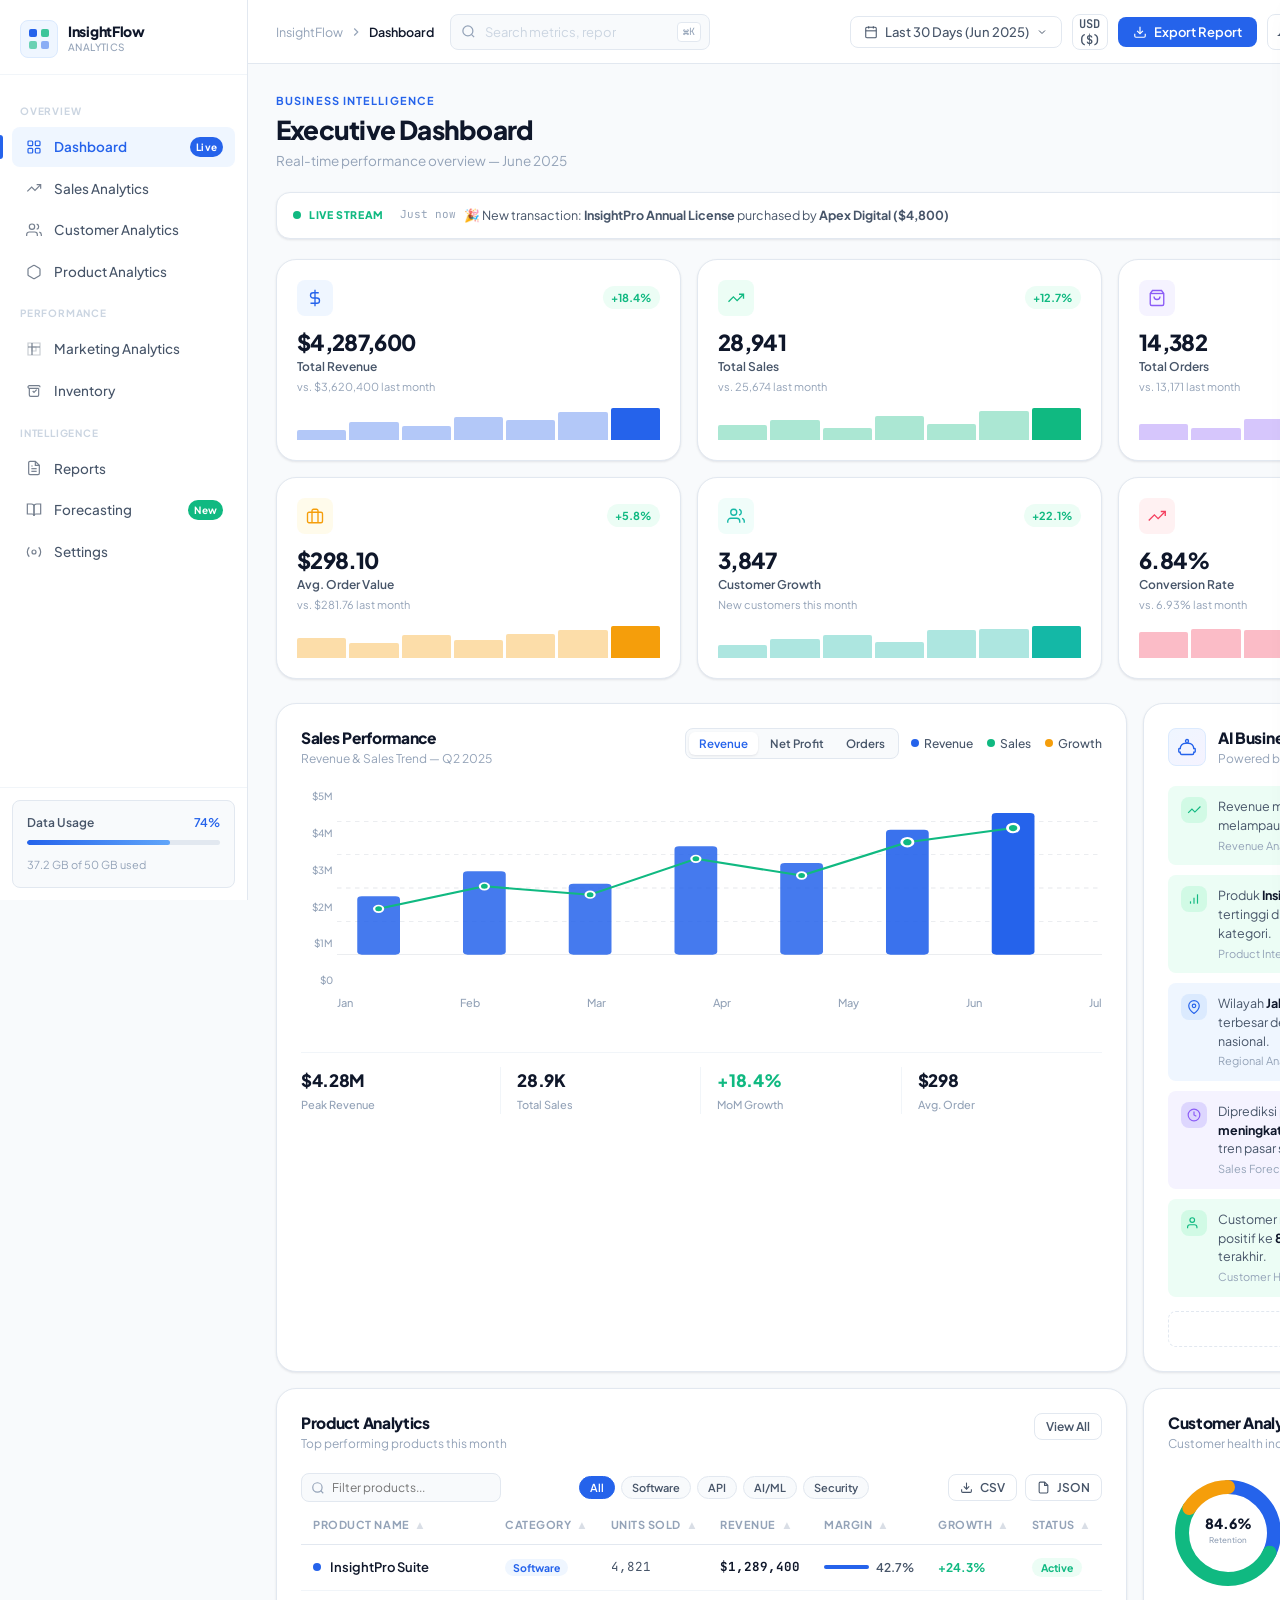
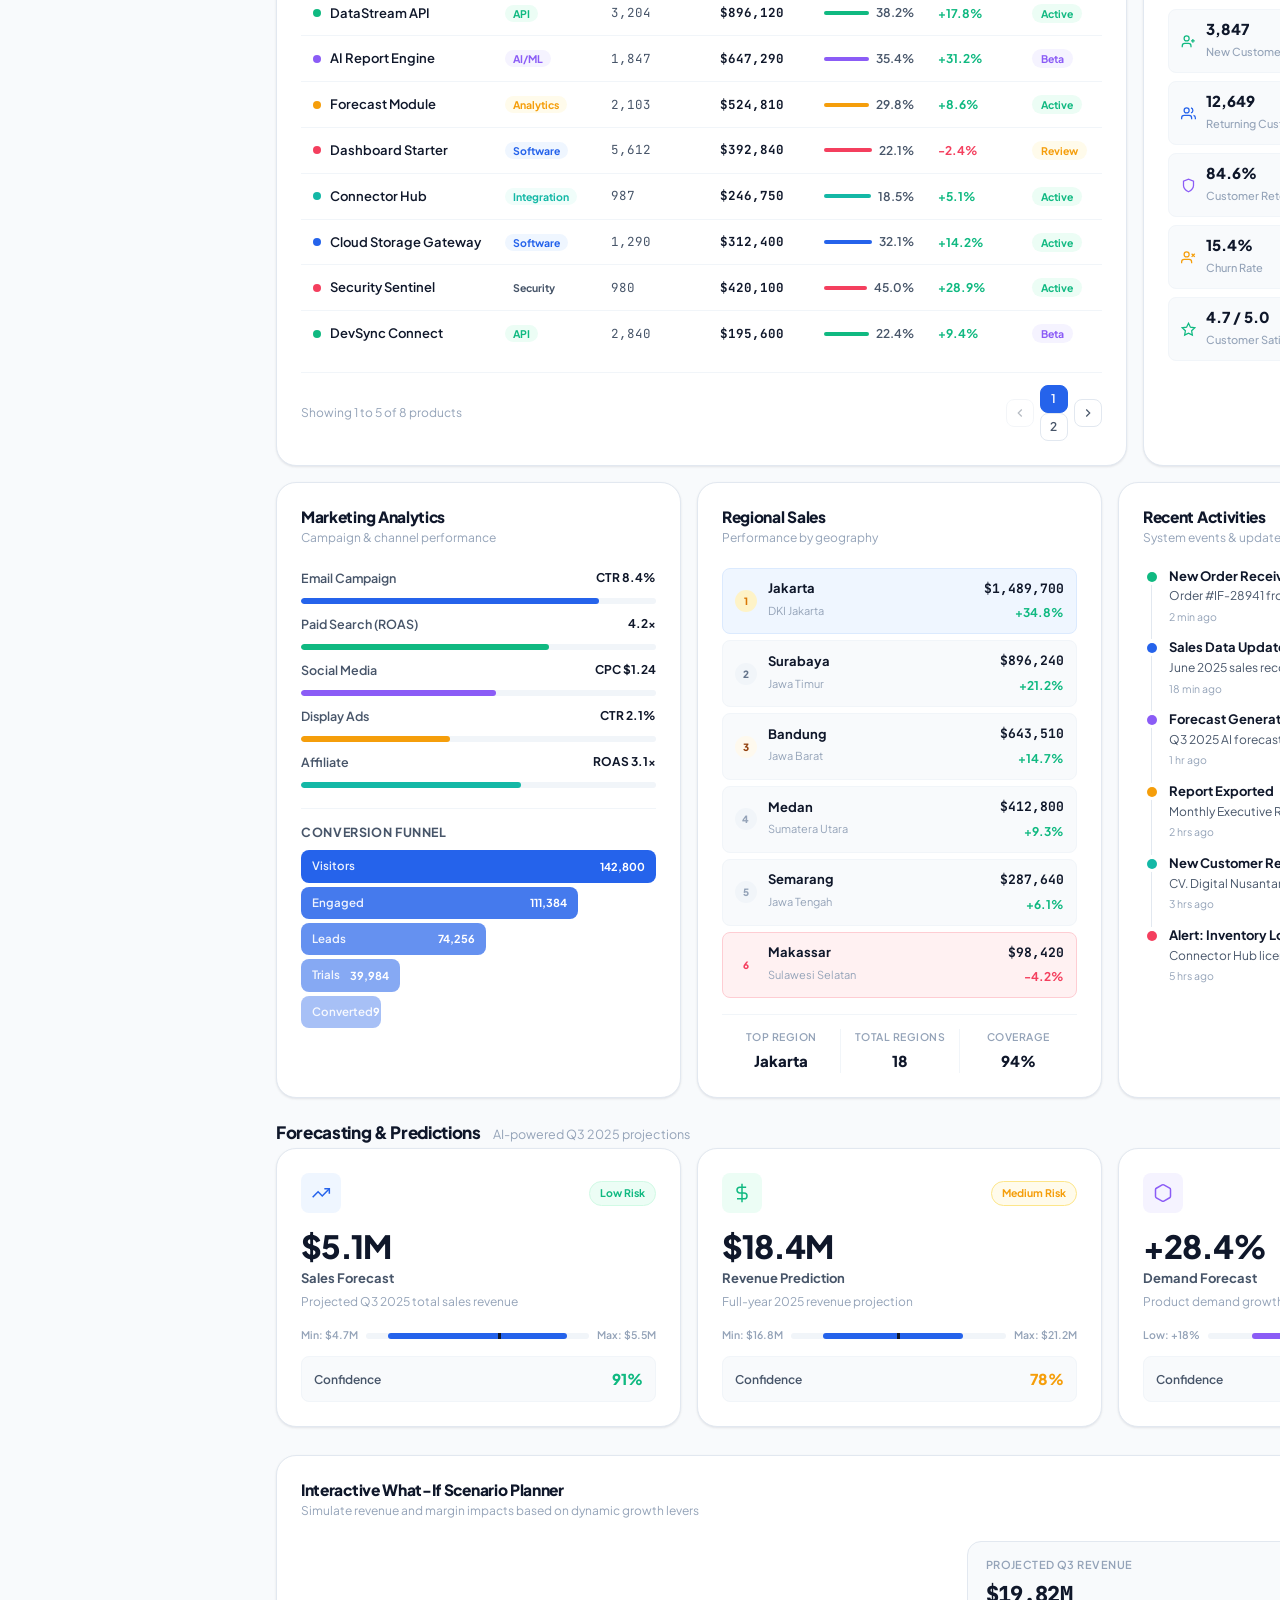
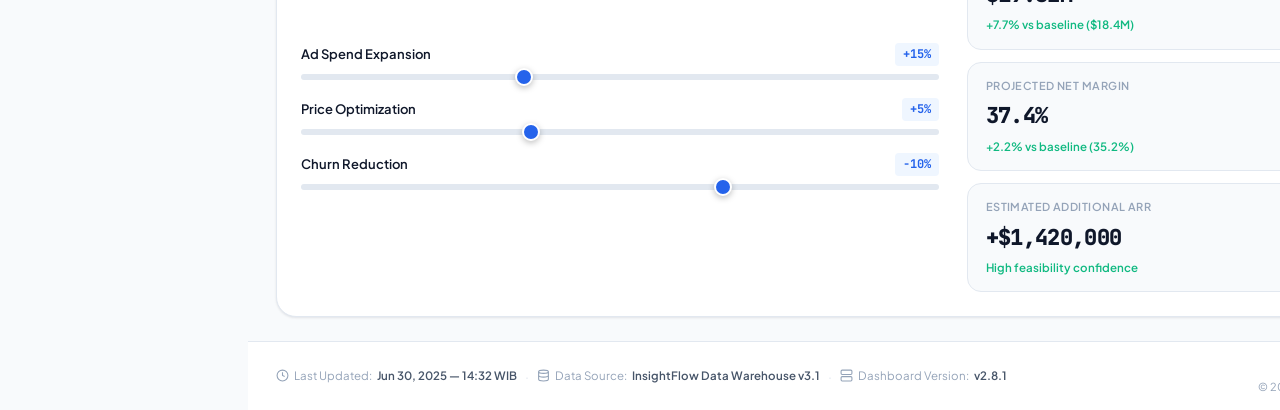
<file: index.html>
<!DOCTYPE html>
<html lang="en">
<head>
  <meta charset="UTF-8" />
  <meta name="viewport" content="width=device-width, initial-scale=1.0" />
  <meta name="description" content="Next-generation executive business intelligence and SaaS analytics platform" />
  <meta name="theme-color" content="#2563EB" />
  <link rel="icon" type="image/svg+xml" href="favicon.svg" />
  <link rel="manifest" href="manifest.json" />
  <link rel="stylesheet" href="style.css" />
  <link rel="preconnect" href="https://fonts.googleapis.com" />
  <link href="https://fonts.googleapis.com/css2?family=Plus+Jakarta+Sans:wght@300;400;500;600;700;800&family=JetBrains+Mono:wght@400;500&display=swap" rel="stylesheet" />
</head>
<body>
  <a href="#mainContent" class="skip-link">Skip to main content</a>

<!-- ═══════════════════════════════════════════════════════════
     SIDEBAR NAVIGATION
═══════════════════════════════════════════════════════════ -->
<aside class="sidebar" role="navigation" aria-label="Main sidebar navigation">
  <div class="sidebar-logo">
    <div class="logo-icon">
      <svg width="22" height="22" viewBox="0 0 22 22" fill="none">
        <rect x="1" y="1" width="8" height="8" rx="2" fill="#2563EB"/>
        <rect x="13" y="1" width="8" height="8" rx="2" fill="#10B981" opacity="0.8"/>
        <rect x="1" y="13" width="8" height="8" rx="2" fill="#10B981" opacity="0.6"/>
        <rect x="13" y="13" width="8" height="8" rx="2" fill="#2563EB" opacity="0.5"/>
      </svg>
    </div>
    <div class="logo-text">
      <span class="logo-name">InsightFlow</span>
      <span class="logo-sub">Analytics</span>
    </div>
  </div>

  <nav class="sidebar-nav">
    <span class="nav-section-label">Overview</span>

    <a href="index.html" class="nav-item active">
      <span class="nav-icon">
        <svg width="16" height="16" viewBox="0 0 24 24" fill="none" stroke="currentColor" stroke-width="1.8"><rect x="3" y="3" width="7" height="7" rx="1.5"/><rect x="14" y="3" width="7" height="7" rx="1.5"/><rect x="3" y="14" width="7" height="7" rx="1.5"/><rect x="14" y="14" width="7" height="7" rx="1.5"/></svg>
      </span>
      <span>Dashboard</span>
      <span class="nav-badge">Live</span>
    </a>

    <a href="sales.html" class="nav-item">
      <span class="nav-icon">
        <svg width="16" height="16" viewBox="0 0 24 24" fill="none" stroke="currentColor" stroke-width="1.8"><polyline points="22 7 13.5 15.5 8.5 10.5 2 17"/><polyline points="16 7 22 7 22 13"/></svg>
      </span>
      <span>Sales Analytics</span>
    </a>

    <a href="customers.html" class="nav-item">
      <span class="nav-icon">
        <svg width="16" height="16" viewBox="0 0 24 24" fill="none" stroke="currentColor" stroke-width="1.8"><path d="M17 21v-2a4 4 0 0 0-4-4H5a4 4 0 0 0-4 4v2"/><circle cx="9" cy="7" r="4"/><path d="M23 21v-2a4 4 0 0 0-3-3.87"/><path d="M16 3.13a4 4 0 0 1 0 7.75"/></svg>
      </span>
      <span>Customer Analytics</span>
    </a>

    <a href="products.html" class="nav-item">
      <span class="nav-icon">
        <svg width="16" height="16" viewBox="0 0 24 24" fill="none" stroke="currentColor" stroke-width="1.8"><path d="M21 16V8a2 2 0 0 0-1-1.73l-7-4a2 2 0 0 0-2 0l-7 4A2 2 0 0 0 3 8v8a2 2 0 0 0 1 1.73l7 4a2 2 0 0 0 2 0l7-4A2 2 0 0 0 21 16z"/></svg>
      </span>
      <span>Product Analytics</span>
    </a>

    <span class="nav-section-label">Performance</span>

    <a href="marketing.html" class="nav-item">
      <span class="nav-icon">
        <svg width="16" height="16" viewBox="0 0 24 24" fill="none" stroke="currentColor" stroke-width="1.8"><path d="M3 3h18v18H3zM9 9h6v6H9z" opacity="0.4"/><path d="M3 9h18M9 3v18"/></svg>
      </span>
      <span>Marketing Analytics</span>
    </a>

    <a href="inventory.html" class="nav-item">
      <span class="nav-icon">
        <svg width="16" height="16" viewBox="0 0 24 24" fill="none" stroke="currentColor" stroke-width="1.8"><path d="M5 8h14M5 8a2 2 0 0 1-2-2V6a2 2 0 0 1 2-2h14a2 2 0 0 1 2 2v.5"/><path d="M5 8v10a2 2 0 0 0 2 2h10a2 2 0 0 0 2-2V8"/><path d="M10 12l2 2 4-4"/></svg>
      </span>
      <span>Inventory</span>
    </a>

    <span class="nav-section-label">Intelligence</span>

    <a href="reports.html" class="nav-item">
      <span class="nav-icon">
        <svg width="16" height="16" viewBox="0 0 24 24" fill="none" stroke="currentColor" stroke-width="1.8"><path d="M14 2H6a2 2 0 0 0-2 2v16a2 2 0 0 0 2 2h12a2 2 0 0 0 2-2V8z"/><polyline points="14 2 14 8 20 8"/><line x1="16" y1="13" x2="8" y2="13"/><line x1="16" y1="17" x2="8" y2="17"/><line x1="10" y1="9" x2="8" y2="9"/></svg>
      </span>
      <span>Reports</span>
    </a>

    <a href="forecasting.html" class="nav-item">
      <span class="nav-icon">
        <svg width="16" height="16" viewBox="0 0 24 24" fill="none" stroke="currentColor" stroke-width="1.8"><path d="M2 3h6a4 4 0 0 1 4 4v14a3 3 0 0 0-3-3H2z"/><path d="M22 3h-6a4 4 0 0 0-4 4v14a3 3 0 0 1 3-3h7z"/></svg>
      </span>
      <span>Forecasting</span>
      <span class="nav-badge new">New</span>
    </a>

    <a href="settings.html" class="nav-item">
      <span class="nav-icon">
        <svg width="16" height="16" viewBox="0 0 24 24" fill="none" stroke="currentColor" stroke-width="1.8"><circle cx="12" cy="12" r="3"/><path d="M19.07 4.93a10 10 0 0 1 0 14.14M4.93 4.93a10 10 0 0 0 0 14.14"/></svg>
      </span>
      <span>Settings</span>
    </a>
  </nav>

  <div class="sidebar-footer">
    <div class="usage-card">
      <div class="usage-label">
        <span>Data Usage</span>
        <span class="usage-pct">74%</span>
      </div>
      <div class="usage-track">
        <div class="usage-fill" style="width:74%"></div>
      </div>
      <span class="usage-sub">37.2 GB of 50 GB used</span>
    </div>
  </div>
</aside>
<div class="sidebar-overlay" id="sidebarOverlay"></div>

<!-- ═══════════════════════════════════════════════════════════
     MAIN CONTENT
═══════════════════════════════════════════════════════════ -->
<main class="main-content" id="mainContent" role="main">

  <!-- TOP NAVIGATION -->
  <header class="topbar">
    <div class="topbar-left">
      <button class="mobile-nav-toggle" id="mobileNavToggle" type="button" aria-label="Toggle Navigation Menu">
        <svg width="20" height="20" viewBox="0 0 24 24" fill="none" stroke="currentColor" stroke-width="2">
          <line x1="3" y1="12" x2="21" y2="12"></line>
          <line x1="3" y1="6" x2="21" y2="6"></line>
          <line x1="3" y1="18" x2="21" y2="18"></line>
        </svg>
      </button>
      <div class="breadcrumb">
        <span class="bc-root">InsightFlow</span>
        <svg width="14" height="14" viewBox="0 0 24 24" fill="none" stroke="currentColor" stroke-width="2"><polyline points="9 18 15 12 9 6"/></svg>
        <span class="bc-current">Dashboard</span>
      </div>
      <div class="search-wrap">
        <svg class="search-ico" width="15" height="15" viewBox="0 0 24 24" fill="none" stroke="currentColor" stroke-width="2"><circle cx="11" cy="11" r="8"/><line x1="21" y1="21" x2="16.65" y2="16.65"/></svg>
        <input class="search-input" type="search" placeholder="Search metrics, reports, insights…" />
        <kbd class="search-kbd">⌘K</kbd>
      </div>
    </div>
    <div class="topbar-right">
      <div class="dropdown date-picker-wrap">
        <button class="date-picker date-picker-btn" id="datePickerBtn" type="button" aria-haspopup="true" aria-expanded="false">
          <svg width="14" height="14" viewBox="0 0 24 24" fill="none" stroke="currentColor" stroke-width="1.8"><rect x="3" y="4" width="18" height="18" rx="2"/><line x1="16" y1="2" x2="16" y2="6"/><line x1="8" y1="2" x2="8" y2="6"/><line x1="3" y1="10" x2="21" y2="10"/></svg>
          <span class="selected-date-text">Last 30 Days (Jun 2025)</span>
          <svg width="12" height="12" viewBox="0 0 24 24" fill="none" stroke="currentColor" stroke-width="2"><polyline points="6 9 12 15 18 9"/></svg>
        </button>
        <div class="dropdown-menu date-picker-menu" id="datePickerMenu">
          <button type="button" class="dropdown-item" data-range="today">Today</button>
          <button type="button" class="dropdown-item" data-range="7d">Last 7 Days</button>
          <button type="button" class="dropdown-item active" data-range="30d">Last 30 Days (Jun 2025)</button>
          <button type="button" class="dropdown-item" data-range="q2">Q2 2025 (Apr – Jun)</button>
          <button type="button" class="dropdown-item" data-range="ytd">Year to Date (2025)</button>
          <button type="button" class="dropdown-item" data-range="1y">Full Year 2024</button>
        </div>
      </div>

      <div class="dropdown currency-wrap">
        <button class="icon-btn currency-btn" id="currencyBtn" type="button" aria-haspopup="true" aria-expanded="false" title="Switch Currency">
          <span class="currency-symbol-label">USD ($)</span>
        </button>
        <div class="dropdown-menu currency-menu" id="currencyMenu">
          <button type="button" class="dropdown-item active" data-currency="USD" data-rate="1" data-symbol="$">USD ($)</button>
          <button type="button" class="dropdown-item" data-currency="EUR" data-rate="0.92" data-symbol="€">EUR (€)</button>
          <button type="button" class="dropdown-item" data-currency="GBP" data-rate="0.78" data-symbol="£">GBP (£)</button>
          <button type="button" class="dropdown-item" data-currency="IDR" data-rate="16200" data-symbol="Rp ">IDR (Rp)</button>
        </div>
      </div>
      <button class="btn-export" id="exportReportBtn" title="Export printable executive report (PDF)">
        <svg width="14" height="14" viewBox="0 0 24 24" fill="none" stroke="currentColor" stroke-width="2"><path d="M21 15v4a2 2 0 0 1-2 2H5a2 2 0 0 1-2-2v-4"/><polyline points="7 10 12 15 17 10"/><line x1="12" y1="15" x2="12" y2="3"/></svg>
        Export Report
      </button>
      <div class="dropdown notif-wrap">
        <button class="icon-btn notif-btn" id="notifBtn" type="button" aria-haspopup="true" aria-expanded="false" title="Notifications">
          <svg width="16" height="16" viewBox="0 0 24 24" fill="none" stroke="currentColor" stroke-width="1.8"><path d="M18 8A6 6 0 0 0 6 8c0 7-3 9-3 9h18s-3-2-3-9"/><path d="M13.73 21a2 2 0 0 1-3.46 0"/></svg>
          <span class="notif-dot" id="notifDot"></span>
        </button>
        <div class="dropdown-menu notif-panel" id="notifPanel">
          <div class="notif-header">
            <h4>Notifications <span class="notif-count-badge" id="notifCount">3 New</span></h4>
            <button type="button" class="notif-mark-read" id="notifMarkRead">Mark all read</button>
          </div>
          <div class="notif-list" id="notifList">
            <div class="notif-item unread">
              <div class="notif-item-icon green">📈</div>
              <div>
                <div class="notif-item-title">Monthly Revenue Target Surpassed!</div>
                <div class="notif-item-time">5 minutes ago · +18.4% above benchmark</div>
              </div>
            </div>
            <div class="notif-item unread">
              <div class="notif-item-icon blue">🤝</div>
              <div>
                <div class="notif-item-title">Enterprise Deal Closed: CloudTech Global</div>
                <div class="notif-item-time">24 minutes ago · $120,000 Annual Tier</div>
              </div>
            </div>
            <div class="notif-item unread">
              <div class="notif-item-icon amber">⚡</div>
              <div>
                <div class="notif-item-title">System Latency Restored to Normal</div>
                <div class="notif-item-time">1 hour ago · APAC Gateway running 38ms</div>
              </div>
            </div>
          </div>
          <div class="notif-footer">
            <button type="button" class="notif-footer-btn" id="notifClearBtn">Clear All Notifications</button>
          </div>
        </div>
      </div>
      <button class="icon-btn audio-btn" id="audioToggleBtn" title="Toggle Sound Effects" aria-label="Toggle Sound Effects">
        <svg width="16" height="16" viewBox="0 0 24 24" fill="none" stroke="currentColor" stroke-width="1.8"><polygon points="11 5 6 9 2 9 2 15 6 15 11 19 11 5"></polygon><path d="M19.07 4.93a10 10 0 0 1 0 14.14M15.54 8.46a5 5 0 0 1 0 7.07"></path></svg>
      </button>
      <button class="icon-btn darkmode-btn" title="Toggle Dark Mode">
        <svg width="16" height="16" viewBox="0 0 24 24" fill="none" stroke="currentColor" stroke-width="1.8"><path d="M21 12.79A9 9 0 1 1 11.21 3 7 7 0 0 0 21 12.79z"/></svg>
      </button>
      <div class="avatar-wrap">
        <div class="avatar">AS</div>
        <div class="avatar-info">
          <span class="avatar-name">Arya Satria</span>
          <span class="avatar-role">Data Analyst</span>
        </div>
      </div>
    </div>
  </header>

  <!-- PAGE HEADER -->
  <section class="page-header">
    <div>
      <div class="page-eyebrow">Business Intelligence</div>
      <h1 class="page-title">Executive Dashboard</h1>
      <p class="page-sub">Real-time performance overview — June 2025</p>
    </div>
    <div class="page-header-actions">
      <span class="live-badge">
        <span class="live-dot"></span>
        Live Data
      </span>
      <button class="btn-outline">
        <svg width="14" height="14" viewBox="0 0 24 24" fill="none" stroke="currentColor" stroke-width="2"><path d="M3 12a9 9 0 1 0 9-9 9.75 9.75 0 0 0-6.74 2.74L3 8"/><path d="M3 3v5h5"/></svg>
        Refresh
      </button>
    </div>
  </section>

  <!-- LIVE STREAM TICKER -->
  <div class="live-activity-bar">
    <div class="live-indicator">
      <span class="live-pulse"></span>
      <span class="live-label">LIVE STREAM</span>
    </div>
    <div class="live-ticker-wrap">
      <div class="live-ticker-item" id="liveTickerItem">
        <span class="ticker-time">Just now</span>
        <span class="ticker-text">🎉 New transaction: <strong>InsightPro Annual License</strong> purchased by <strong>Apex Digital ($4,800)</strong></span>
      </div>
    </div>
    <div class="live-actions">
      <button type="button" class="live-toggle-btn" id="liveToggleBtn" title="Toggle live activity stream">Pause Stream</button>
    </div>
  </div>

  <!-- ═══ SECTION 1: KPI CARDS ═══ -->
  <section class="kpi-grid">

    <div class="kpi-card" data-kpi="revenue">
      <div class="kpi-header">
        <div class="kpi-icon-wrap blue">
          <svg width="18" height="18" viewBox="0 0 24 24" fill="none" stroke="currentColor" stroke-width="1.8"><line x1="12" y1="1" x2="12" y2="23"/><path d="M17 5H9.5a3.5 3.5 0 0 0 0 7h5a3.5 3.5 0 0 1 0 7H6"/></svg>
        </div>
        <span class="kpi-badge up">+18.4%</span>
      </div>
      <div class="kpi-value">$4,287,600</div>
      <div class="kpi-label">Total Revenue</div>
      <div class="kpi-period">vs. $3,620,400 last month</div>
      <div class="kpi-trend">
        <div class="trend-bar"><div class="trend-fill" style="height:30%"></div></div>
        <div class="trend-bar"><div class="trend-fill" style="height:55%"></div></div>
        <div class="trend-bar"><div class="trend-fill" style="height:42%"></div></div>
        <div class="trend-bar"><div class="trend-fill" style="height:70%"></div></div>
        <div class="trend-bar"><div class="trend-fill" style="height:60%"></div></div>
        <div class="trend-bar"><div class="trend-fill" style="height:85%"></div></div>
        <div class="trend-bar active"><div class="trend-fill" style="height:100%"></div></div>
      </div>
    </div>

    <div class="kpi-card" data-kpi="sales">
      <div class="kpi-header">
        <div class="kpi-icon-wrap green">
          <svg width="18" height="18" viewBox="0 0 24 24" fill="none" stroke="currentColor" stroke-width="1.8"><polyline points="22 7 13.5 15.5 8.5 10.5 2 17"/><polyline points="16 7 22 7 22 13"/></svg>
        </div>
        <span class="kpi-badge up">+12.7%</span>
      </div>
      <div class="kpi-value">28,941</div>
      <div class="kpi-label">Total Sales</div>
      <div class="kpi-period">vs. 25,674 last month</div>
      <div class="kpi-trend">
        <div class="trend-bar"><div class="trend-fill green" style="height:45%"></div></div>
        <div class="trend-bar"><div class="trend-fill green" style="height:60%"></div></div>
        <div class="trend-bar"><div class="trend-fill green" style="height:38%"></div></div>
        <div class="trend-bar"><div class="trend-fill green" style="height:75%"></div></div>
        <div class="trend-bar"><div class="trend-fill green" style="height:50%"></div></div>
        <div class="trend-bar"><div class="trend-fill green" style="height:90%"></div></div>
        <div class="trend-bar active"><div class="trend-fill green" style="height:100%"></div></div>
      </div>
    </div>

    <div class="kpi-card" data-kpi="orders">
      <div class="kpi-header">
        <div class="kpi-icon-wrap purple">
          <svg width="18" height="18" viewBox="0 0 24 24" fill="none" stroke="currentColor" stroke-width="1.8"><path d="M6 2L3 6v14a2 2 0 0 0 2 2h14a2 2 0 0 0 2-2V6l-3-4z"/><line x1="3" y1="6" x2="21" y2="6"/><path d="M16 10a4 4 0 0 1-8 0"/></svg>
        </div>
        <span class="kpi-badge up">+9.2%</span>
      </div>
      <div class="kpi-value">14,382</div>
      <div class="kpi-label">Total Orders</div>
      <div class="kpi-period">vs. 13,171 last month</div>
      <div class="kpi-trend">
        <div class="trend-bar"><div class="trend-fill purple" style="height:50%"></div></div>
        <div class="trend-bar"><div class="trend-fill purple" style="height:35%"></div></div>
        <div class="trend-bar"><div class="trend-fill purple" style="height:65%"></div></div>
        <div class="trend-bar"><div class="trend-fill purple" style="height:55%"></div></div>
        <div class="trend-bar"><div class="trend-fill purple" style="height:80%"></div></div>
        <div class="trend-bar"><div class="trend-fill purple" style="height:70%"></div></div>
        <div class="trend-bar active"><div class="trend-fill purple" style="height:100%"></div></div>
      </div>
    </div>

    <div class="kpi-card" data-kpi="aov">
      <div class="kpi-header">
        <div class="kpi-icon-wrap amber">
          <svg width="18" height="18" viewBox="0 0 24 24" fill="none" stroke="currentColor" stroke-width="1.8"><rect x="2" y="7" width="20" height="14" rx="2"/><path d="M16 21V5a2 2 0 0 0-2-2h-4a2 2 0 0 0-2 2v16"/></svg>
        </div>
        <span class="kpi-badge up">+5.8%</span>
      </div>
      <div class="kpi-value">$298.10</div>
      <div class="kpi-label">Avg. Order Value</div>
      <div class="kpi-period">vs. $281.76 last month</div>
      <div class="kpi-trend">
        <div class="trend-bar"><div class="trend-fill amber" style="height:60%"></div></div>
        <div class="trend-bar"><div class="trend-fill amber" style="height:45%"></div></div>
        <div class="trend-bar"><div class="trend-fill amber" style="height:70%"></div></div>
        <div class="trend-bar"><div class="trend-fill amber" style="height:55%"></div></div>
        <div class="trend-bar"><div class="trend-fill amber" style="height:75%"></div></div>
        <div class="trend-bar"><div class="trend-fill amber" style="height:85%"></div></div>
        <div class="trend-bar active"><div class="trend-fill amber" style="height:100%"></div></div>
      </div>
    </div>

    <div class="kpi-card" data-kpi="growth">
      <div class="kpi-header">
        <div class="kpi-icon-wrap teal">
          <svg width="18" height="18" viewBox="0 0 24 24" fill="none" stroke="currentColor" stroke-width="1.8"><path d="M17 21v-2a4 4 0 0 0-4-4H5a4 4 0 0 0-4 4v2"/><circle cx="9" cy="7" r="4"/><path d="M23 21v-2a4 4 0 0 0-3-3.87"/><path d="M16 3.13a4 4 0 0 1 0 7.75"/></svg>
        </div>
        <span class="kpi-badge up">+22.1%</span>
      </div>
      <div class="kpi-value">3,847</div>
      <div class="kpi-label">Customer Growth</div>
      <div class="kpi-period">New customers this month</div>
      <div class="kpi-trend">
        <div class="trend-bar"><div class="trend-fill teal" style="height:40%"></div></div>
        <div class="trend-bar"><div class="trend-fill teal" style="height:58%"></div></div>
        <div class="trend-bar"><div class="trend-fill teal" style="height:72%"></div></div>
        <div class="trend-bar"><div class="trend-fill teal" style="height:48%"></div></div>
        <div class="trend-bar"><div class="trend-fill teal" style="height:85%"></div></div>
        <div class="trend-bar"><div class="trend-fill teal" style="height:90%"></div></div>
        <div class="trend-bar active"><div class="trend-fill teal" style="height:100%"></div></div>
      </div>
    </div>

    <div class="kpi-card" data-kpi="conversion">
      <div class="kpi-header">
        <div class="kpi-icon-wrap rose">
          <svg width="18" height="18" viewBox="0 0 24 24" fill="none" stroke="currentColor" stroke-width="1.8"><polyline points="23 6 13.5 15.5 8.5 10.5 1 18"/><polyline points="17 6 23 6 23 12"/></svg>
        </div>
        <span class="kpi-badge down">-1.3%</span>
      </div>
      <div class="kpi-value">6.84%</div>
      <div class="kpi-label">Conversion Rate</div>
      <div class="kpi-period">vs. 6.93% last month</div>
      <div class="kpi-trend">
        <div class="trend-bar"><div class="trend-fill rose" style="height:80%"></div></div>
        <div class="trend-bar"><div class="trend-fill rose" style="height:90%"></div></div>
        <div class="trend-bar"><div class="trend-fill rose" style="height:85%"></div></div>
        <div class="trend-bar"><div class="trend-fill rose" style="height:75%"></div></div>
        <div class="trend-bar"><div class="trend-fill rose" style="height:70%"></div></div>
        <div class="trend-bar"><div class="trend-fill rose" style="height:65%"></div></div>
        <div class="trend-bar active"><div class="trend-fill rose" style="height:60%"></div></div>
      </div>
    </div>

  </section>

  <!-- ═══ SECTION 2: SALES PERFORMANCE + AI INSIGHT ═══ -->
  <section class="two-col-section">

    <!-- Sales Performance Chart -->
    <div class="card chart-card">
      <div class="card-header">
        <div>
          <h2 class="card-title">Sales Performance</h2>
          <p class="card-sub">Revenue & Sales Trend — Q2 2025</p>
        </div>
        <div class="chart-header-actions">
          <div class="chart-tabs">
            <button type="button" class="chart-tab active" data-metric="revenue">Revenue</button>
            <button type="button" class="chart-tab" data-metric="profit">Net Profit</button>
            <button type="button" class="chart-tab" data-metric="orders">Orders</button>
          </div>
          <div class="chart-legend">
            <span class="legend-item"><span class="legend-dot blue"></span>Revenue</span>
            <span class="legend-item"><span class="legend-dot green"></span>Sales</span>
            <span class="legend-item"><span class="legend-dot amber"></span>Growth</span>
          </div>
        </div>
      </div>
      <div class="chart-area">
        <!-- SVG Bar + Line Chart -->
        <svg viewBox="0 0 680 240" preserveAspectRatio="none" class="chart-svg">
          <!-- Grid lines -->
          <line x1="0" y1="200" x2="680" y2="200" stroke="#e5e7eb" stroke-width="1"/>
          <line x1="0" y1="160" x2="680" y2="160" stroke="#e5e7eb" stroke-width="1" stroke-dasharray="4,4"/>
          <line x1="0" y1="120" x2="680" y2="120" stroke="#e5e7eb" stroke-width="1" stroke-dasharray="4,4"/>
          <line x1="0" y1="80" x2="680" y2="80" stroke="#e5e7eb" stroke-width="1" stroke-dasharray="4,4"/>
          <line x1="0" y1="40" x2="680" y2="40" stroke="#e5e7eb" stroke-width="1" stroke-dasharray="4,4"/>

          <!-- Revenue bars -->
          <rect x="18"  y="130" width="38" height="70" rx="4" fill="#2563EB" opacity="0.85"/>
          <rect x="112" y="100" width="38" height="100" rx="4" fill="#2563EB" opacity="0.85"/>
          <rect x="206" y="115" width="38" height="85" rx="4" fill="#2563EB" opacity="0.85"/>
          <rect x="300" y="70"  width="38" height="130" rx="4" fill="#2563EB" opacity="0.85"/>
          <rect x="394" y="90"  width="38" height="110" rx="4" fill="#2563EB" opacity="0.85"/>
          <rect x="488" y="50"  width="38" height="150" rx="4" fill="#2563EB" opacity="0.9"/>
          <rect x="582" y="30"  width="38" height="170" rx="4" fill="#2563EB"/>

          <!-- Sales line -->
          <polyline points="37,145 131,118 225,128 319,85 413,105 507,65 601,48"
            fill="none" stroke="#10B981" stroke-width="2.5" stroke-linejoin="round" stroke-linecap="round"/>
          <!-- Dots -->
          <circle cx="37"  cy="145" r="4" fill="#10B981" stroke="white" stroke-width="2"/>
          <circle cx="131" cy="118" r="4" fill="#10B981" stroke="white" stroke-width="2"/>
          <circle cx="225" cy="128" r="4" fill="#10B981" stroke="white" stroke-width="2"/>
          <circle cx="319" cy="85"  r="4" fill="#10B981" stroke="white" stroke-width="2"/>
          <circle cx="413" cy="105" r="4" fill="#10B981" stroke="white" stroke-width="2"/>
          <circle cx="507" cy="65"  r="5" fill="#10B981" stroke="white" stroke-width="2.5"/>
          <circle cx="601" cy="48"  r="5" fill="#10B981" stroke="white" stroke-width="2.5"/>
        </svg>

        <!-- X-axis labels -->
        <div class="chart-x-axis">
          <span>Jan</span><span>Feb</span><span>Mar</span><span>Apr</span><span>May</span><span>Jun</span><span>Jul</span>
        </div>

        <!-- Y-axis labels -->
        <div class="chart-y-axis">
          <span>$5M</span>
          <span>$4M</span>
          <span>$3M</span>
          <span>$2M</span>
          <span>$1M</span>
          <span>$0</span>
        </div>
      </div>
      <div class="chart-summary-row">
        <div class="chart-stat">
          <span class="cs-val">$4.28M</span>
          <span class="cs-lbl">Peak Revenue</span>
        </div>
        <div class="chart-stat">
          <span class="cs-val">28.9K</span>
          <span class="cs-lbl">Total Sales</span>
        </div>
        <div class="chart-stat">
          <span class="cs-val green">+18.4%</span>
          <span class="cs-lbl">MoM Growth</span>
        </div>
        <div class="chart-stat">
          <span class="cs-val">$298</span>
          <span class="cs-lbl">Avg. Order</span>
        </div>
      </div>
    </div>

    <!-- AI Insight Panel -->
    <div class="card ai-panel">
      <div class="ai-panel-header">
        <div class="ai-icon">
          <svg width="18" height="18" viewBox="0 0 24 24" fill="none" stroke="currentColor" stroke-width="1.8"><path d="M12 2a2 2 0 0 1 2 2c0 .74-.4 1.39-1 1.73V7h1a7 7 0 0 1 7 7h1a1 1 0 0 1 1 1v3a1 1 0 0 1-1 1h-1v1a2 2 0 0 1-2 2H5a2 2 0 0 1-2-2v-1H2a1 1 0 0 1-1-1v-3a1 1 0 0 1 1-1h1a7 7 0 0 1 7-7h1V5.73c-.6-.34-1-.99-1-1.73a2 2 0 0 1 2-2z"/></svg>
        </div>
        <div>
          <h2 class="card-title">AI Business Insights</h2>
          <p class="card-sub">Powered by InsightFlow AI Engine</p>
        </div>
        <span class="ai-badge">Beta</span>
      </div>
      <div class="ai-insights-list">
        <div class="ai-insight-item positive">
          <div class="ai-insight-icon">
            <svg width="14" height="14" viewBox="0 0 24 24" fill="none" stroke="currentColor" stroke-width="2"><polyline points="23 6 13.5 15.5 8.5 10.5 2 17"/></svg>
          </div>
          <div>
            <p class="ai-insight-text">Revenue meningkat <strong>18%</strong> dibanding bulan lalu, melampaui target Q2 sebesar 4.2 poin.</p>
            <span class="ai-insight-meta">Revenue Analysis · 2 min ago</span>
          </div>
        </div>
        <div class="ai-insight-item positive">
          <div class="ai-insight-icon">
            <svg width="14" height="14" viewBox="0 0 24 24" fill="none" stroke="currentColor" stroke-width="2"><path d="M12 20V10"/><path d="M18 20V4"/><path d="M6 20v-4"/></svg>
          </div>
          <div>
            <p class="ai-insight-text">Produk <strong>InsightPro Suite</strong> memiliki profit margin tertinggi di 42.7%, jauh di atas rata-rata kategori.</p>
            <span class="ai-insight-meta">Product Intelligence · 5 min ago</span>
          </div>
        </div>
        <div class="ai-insight-item info">
          <div class="ai-insight-icon">
            <svg width="14" height="14" viewBox="0 0 24 24" fill="none" stroke="currentColor" stroke-width="2"><path d="M21 10c0 7-9 13-9 13s-9-6-9-13a9 9 0 0 1 18 0z"/><circle cx="12" cy="10" r="3"/></svg>
          </div>
          <div>
            <p class="ai-insight-text">Wilayah <strong>Jakarta</strong> menjadi kontributor penjualan terbesar dengan 34.8% dari total revenue nasional.</p>
            <span class="ai-insight-meta">Regional Analysis · 8 min ago</span>
          </div>
        </div>
        <div class="ai-insight-item forecast">
          <div class="ai-insight-icon">
            <svg width="14" height="14" viewBox="0 0 24 24" fill="none" stroke="currentColor" stroke-width="2"><circle cx="12" cy="12" r="10"/><polyline points="12 6 12 12 16 14"/></svg>
          </div>
          <div>
            <p class="ai-insight-text">Diprediksi penjualan minggu depan akan <strong>meningkat 12%</strong> berdasarkan pola historis dan tren pasar saat ini.</p>
            <span class="ai-insight-meta">Sales Forecast · 12 min ago</span>
          </div>
        </div>
        <div class="ai-insight-item positive">
          <div class="ai-insight-icon">
            <svg width="14" height="14" viewBox="0 0 24 24" fill="none" stroke="currentColor" stroke-width="2"><path d="M17 21v-2a4 4 0 0 0-4-4H5a4 4 0 0 0-4 4v2"/><circle cx="9" cy="7" r="4"/></svg>
          </div>
          <div>
            <p class="ai-insight-text">Customer retention mengalami peningkatan positif ke <strong>84.6%</strong>, tertinggi dalam 8 bulan terakhir.</p>
            <span class="ai-insight-meta">Customer Health · 15 min ago</span>
          </div>
        </div>
      </div>
      <button class="ai-view-more">View All Insights →</button>
    </div>

  </section>

  <!-- ═══ SECTION 3: PRODUCT TABLE + CUSTOMER ANALYTICS ═══ -->
  <section class="two-col-section">

    <!-- Product Analytics Table -->
    <div class="card table-card">
      <div class="card-header">
        <div>
          <h2 class="card-title">Product Analytics</h2>
          <p class="card-sub">Top performing products this month</p>
        </div>
        <button class="btn-outline sm">View All</button>
      </div>

      <div class="table-toolbar">
        <div class="table-search-wrap">
          <svg width="14" height="14" viewBox="0 0 24 24" fill="none" stroke="currentColor" stroke-width="2"><circle cx="11" cy="11" r="8"/><line x1="21" y1="21" x2="16.65" y2="16.65"/></svg>
          <input type="search" class="table-search-input" id="tableSearchInput" placeholder="Filter products..." />
        </div>
        <div class="category-pills">
          <button type="button" class="cat-pill active" data-category="all">All</button>
          <button type="button" class="cat-pill" data-category="software">Software</button>
          <button type="button" class="cat-pill" data-category="api">API</button>
          <button type="button" class="cat-pill" data-category="ai">AI/ML</button>
          <button type="button" class="cat-pill" data-category="security">Security</button>
        </div>
        <div class="table-actions">
          <button type="button" class="btn-outline sm" id="btnExportCSV" title="Export table to CSV">
            <svg width="13" height="13" viewBox="0 0 24 24" fill="none" stroke="currentColor" stroke-width="2"><path d="M21 15v4a2 2 0 0 1-2 2H5a2 2 0 0 1-2-2v-4"/><polyline points="7 10 12 15 17 10"/><line x1="12" y1="15" x2="12" y2="3"/></svg>
            CSV
          </button>
          <button type="button" class="btn-outline sm" id="btnExportJSON" title="Export table to JSON">
            <svg width="13" height="13" viewBox="0 0 24 24" fill="none" stroke="currentColor" stroke-width="2"><path d="M14 2H6a2 2 0 0 0-2 2v16a2 2 0 0 0 2 2h12a2 2 0 0 0 2-2V8z"/><polyline points="14 2 14 8 20 8"/></svg>
            JSON
          </button>
        </div>
      </div>

      <div class="table-wrap">
        <table class="data-table">
          <thead>
            <tr>
              <th class="sortable" data-sort="name">Product Name <span class="sort-arrow">▲</span></th>
              <th class="sortable" data-sort="category">Category <span class="sort-arrow">▲</span></th>
              <th class="sortable" data-sort="units">Units Sold <span class="sort-arrow">▲</span></th>
              <th class="sortable" data-sort="revenue">Revenue <span class="sort-arrow">▲</span></th>
              <th class="sortable" data-sort="margin">Margin <span class="sort-arrow">▲</span></th>
              <th class="sortable" data-sort="growth">Growth <span class="sort-arrow">▲</span></th>
              <th class="sortable" data-sort="status">Status <span class="sort-arrow">▲</span></th>
            </tr>
          </thead>
          <tbody>
            <tr>
              <td class="product-cell">
                <div class="product-dot blue"></div>
                <span>InsightPro Suite</span>
              </td>
              <td><span class="cat-badge software">Software</span></td>
              <td class="mono">4,821</td>
              <td class="mono bold">$1,289,400</td>
              <td>
                <div class="margin-bar-wrap">
                  <div class="margin-bar" style="width:42.7%"></div>
                  <span>42.7%</span>
                </div>
              </td>
              <td><span class="growth-up">+24.3%</span></td>
              <td><span class="status-badge active">Active</span></td>
            </tr>
            <tr>
              <td class="product-cell">
                <div class="product-dot green"></div>
                <span>DataStream API</span>
              </td>
              <td><span class="cat-badge api">API</span></td>
              <td class="mono">3,204</td>
              <td class="mono bold">$896,120</td>
              <td>
                <div class="margin-bar-wrap">
                  <div class="margin-bar green" style="width:38.2%"></div>
                  <span>38.2%</span>
                </div>
              </td>
              <td><span class="growth-up">+17.8%</span></td>
              <td><span class="status-badge active">Active</span></td>
            </tr>
            <tr>
              <td class="product-cell">
                <div class="product-dot purple"></div>
                <span>AI Report Engine</span>
              </td>
              <td><span class="cat-badge ai">AI/ML</span></td>
              <td class="mono">1,847</td>
              <td class="mono bold">$647,290</td>
              <td>
                <div class="margin-bar-wrap">
                  <div class="margin-bar purple" style="width:35.4%"></div>
                  <span>35.4%</span>
                </div>
              </td>
              <td><span class="growth-up">+31.2%</span></td>
              <td><span class="status-badge beta">Beta</span></td>
            </tr>
            <tr>
              <td class="product-cell">
                <div class="product-dot amber"></div>
                <span>Forecast Module</span>
              </td>
              <td><span class="cat-badge analytics">Analytics</span></td>
              <td class="mono">2,103</td>
              <td class="mono bold">$524,810</td>
              <td>
                <div class="margin-bar-wrap">
                  <div class="margin-bar amber" style="width:29.8%"></div>
                  <span>29.8%</span>
                </div>
              </td>
              <td><span class="growth-up">+8.6%</span></td>
              <td><span class="status-badge active">Active</span></td>
            </tr>
            <tr>
              <td class="product-cell">
                <div class="product-dot rose"></div>
                <span>Dashboard Starter</span>
              </td>
              <td><span class="cat-badge software">Software</span></td>
              <td class="mono">5,612</td>
              <td class="mono bold">$392,840</td>
              <td>
                <div class="margin-bar-wrap">
                  <div class="margin-bar rose" style="width:22.1%"></div>
                  <span>22.1%</span>
                </div>
              </td>
              <td><span class="growth-down">-2.4%</span></td>
              <td><span class="status-badge review">Review</span></td>
            </tr>
            <tr>
              <td class="product-cell">
                <div class="product-dot teal"></div>
                <span>Connector Hub</span>
              </td>
              <td><span class="cat-badge integration">Integration</span></td>
              <td class="mono">987</td>
              <td class="mono bold">$246,750</td>
              <td>
                <div class="margin-bar-wrap">
                  <div class="margin-bar teal" style="width:18.5%"></div>
                  <span>18.5%</span>
                </div>
              </td>
              <td><span class="growth-up">+5.1%</span></td>
              <td><span class="status-badge active">Active</span></td>
            </tr>
            <tr>
              <td class="product-cell">
                <div class="product-dot blue"></div>
                <span>Cloud Storage Gateway</span>
              </td>
              <td><span class="cat-badge software">Software</span></td>
              <td class="mono">1,290</td>
              <td class="mono bold">$312,400</td>
              <td>
                <div class="margin-bar-wrap">
                  <div class="margin-bar blue" style="width:32.1%"></div>
                  <span>32.1%</span>
                </div>
              </td>
              <td><span class="growth-up">+14.2%</span></td>
              <td><span class="status-badge active">Active</span></td>
            </tr>
            <tr>
              <td class="product-cell">
                <div class="product-dot rose"></div>
                <span>Security Sentinel</span>
              </td>
              <td><span class="cat-badge security">Security</span></td>
              <td class="mono">980</td>
              <td class="mono bold">$420,100</td>
              <td>
                <div class="margin-bar-wrap">
                  <div class="margin-bar rose" style="width:45.0%"></div>
                  <span>45.0%</span>
                </div>
              </td>
              <td><span class="growth-up">+28.9%</span></td>
              <td><span class="status-badge active">Active</span></td>
            </tr>
            <tr>
              <td class="product-cell">
                <div class="product-dot green"></div>
                <span>DevSync Connect</span>
              </td>
              <td><span class="cat-badge api">API</span></td>
              <td class="mono">2,840</td>
              <td class="mono bold">$195,600</td>
              <td>
                <div class="margin-bar-wrap">
                  <div class="margin-bar green" style="width:22.4%"></div>
                  <span>22.4%</span>
                </div>
              </td>
              <td><span class="growth-up">+9.4%</span></td>
              <td><span class="status-badge beta">Beta</span></td>
            </tr>
          </tbody>
        </table>
      </div>

      <div class="table-pagination">
        <div class="pagination-info">
          Showing <span id="pagStart">1</span> to <span id="pagEnd">5</span> of <span id="pagTotal">8</span> products
        </div>
        <div class="pagination-controls">
          <button type="button" class="pag-btn" id="pagPrev" disabled aria-label="Previous page">
            <svg width="14" height="14" viewBox="0 0 24 24" fill="none" stroke="currentColor" stroke-width="2"><polyline points="15 18 9 12 15 6"/></svg>
          </button>
          <div class="pag-numbers" id="pagNumbers">
            <button type="button" class="pag-num active" data-page="1">1</button>
            <button type="button" class="pag-num" data-page="2">2</button>
          </div>
          <button type="button" class="pag-btn" id="pagNext" aria-label="Next page">
            <svg width="14" height="14" viewBox="0 0 24 24" fill="none" stroke="currentColor" stroke-width="2"><polyline points="9 18 15 12 9 6"/></svg>
          </button>
        </div>
      </div>
    </div>

    <!-- Customer Analytics -->
    <div class="card customer-card">
      <div class="card-header">
        <div>
          <h2 class="card-title">Customer Analytics</h2>
          <p class="card-sub">Customer health indicators</p>
        </div>
      </div>

      <!-- Donut Chart Placeholder -->
      <div class="donut-section">
        <div class="donut-wrap">
          <svg viewBox="0 0 120 120" class="donut-svg">
            <!-- Background circle -->
            <circle cx="60" cy="60" r="46" fill="none" stroke="#f1f5f9" stroke-width="14"/>
            <!-- New customers: 32% (circumference ~289) -->
            <circle class="donut-segment" data-pct="32%" data-label="New Users" cx="60" cy="60" r="46" fill="none" stroke="#2563EB" stroke-width="14"
              stroke-dasharray="92.5 196.5" stroke-dashoffset="0" stroke-linecap="round"
              transform="rotate(-90 60 60)"/>
            <!-- Returning: 52% -->
            <circle class="donut-segment" data-pct="52%" data-label="Returning" cx="60" cy="60" r="46" fill="none" stroke="#10B981" stroke-width="14"
              stroke-dasharray="150.3 139"  stroke-dashoffset="-92.5" stroke-linecap="round"
              transform="rotate(-90 60 60)"/>
            <!-- Churned: 16% -->
            <circle class="donut-segment" data-pct="16%" data-label="Churned" cx="60" cy="60" r="46" fill="none" stroke="#F59E0B" stroke-width="14"
              stroke-dasharray="46.2 243"   stroke-dashoffset="-242.8" stroke-linecap="round"
              transform="rotate(-90 60 60)"/>
            <text x="60" y="56" text-anchor="middle" class="donut-val">84.6%</text>
            <text x="60" y="70" text-anchor="middle" class="donut-sub">Retention</text>
          </svg>
          <div class="donut-legend">
            <div class="donut-leg-item" data-pct="32%" data-label="New Users"><span class="dleg-dot blue"></span><span class="dleg-label">New</span><span class="dleg-val">32%</span></div>
            <div class="donut-leg-item" data-pct="52%" data-label="Returning"><span class="dleg-dot green"></span><span class="dleg-label">Returning</span><span class="dleg-val">52%</span></div>
            <div class="donut-leg-item" data-pct="16%" data-label="Churned"><span class="dleg-dot amber"></span><span class="dleg-label">Churned</span><span class="dleg-val">16%</span></div>
          </div>
        </div>
      </div>

      <div class="customer-metrics">
        <div class="cust-metric">
          <svg width="15" height="15" viewBox="0 0 24 24" fill="none" stroke="#10B981" stroke-width="2"><path d="M16 21v-2a4 4 0 0 0-4-4H6a4 4 0 0 0-4 4v2"/><circle cx="9" cy="7" r="4"/><line x1="19" y1="8" x2="19" y2="14"/><line x1="22" y1="11" x2="16" y2="11"/></svg>
          <div class="cust-metric-info">
            <span class="cm-val">3,847</span>
            <span class="cm-lbl">New Customers</span>
          </div>
          <span class="kpi-badge up small">+22.1%</span>
        </div>
        <div class="cust-metric">
          <svg width="15" height="15" viewBox="0 0 24 24" fill="none" stroke="#2563EB" stroke-width="2"><path d="M17 21v-2a4 4 0 0 0-4-4H5a4 4 0 0 0-4 4v2"/><circle cx="9" cy="7" r="4"/><path d="M23 21v-2a4 4 0 0 0-3-3.87"/><path d="M16 3.13a4 4 0 0 1 0 7.75"/></svg>
          <div class="cust-metric-info">
            <span class="cm-val">12,649</span>
            <span class="cm-lbl">Returning Customers</span>
          </div>
          <span class="kpi-badge up small">+8.4%</span>
        </div>
        <div class="cust-metric">
          <svg width="15" height="15" viewBox="0 0 24 24" fill="none" stroke="#8B5CF6" stroke-width="2"><path d="M12 22s8-4 8-10V5l-8-3-8 3v7c0 6 8 10 8 10z"/></svg>
          <div class="cust-metric-info">
            <span class="cm-val">84.6%</span>
            <span class="cm-lbl">Customer Retention</span>
          </div>
          <span class="kpi-badge up small">+3.2%</span>
        </div>
        <div class="cust-metric">
          <svg width="15" height="15" viewBox="0 0 24 24" fill="none" stroke="#F59E0B" stroke-width="2"><path d="M17 21v-2a4 4 0 0 0-4-4H5a4 4 0 0 0-4 4v2"/><circle cx="9" cy="7" r="4"/><line x1="17" y1="11" x2="22" y2="6"/><line x1="22" y1="11" x2="17" y2="6"/></svg>
          <div class="cust-metric-info">
            <span class="cm-val">15.4%</span>
            <span class="cm-lbl">Churn Rate</span>
          </div>
          <span class="kpi-badge down small">-3.2%</span>
        </div>
        <div class="cust-metric">
          <svg width="15" height="15" viewBox="0 0 24 24" fill="none" stroke="#10B981" stroke-width="2"><polygon points="12 2 15.09 8.26 22 9.27 17 14.14 18.18 21.02 12 17.77 5.82 21.02 7 14.14 2 9.27 8.91 8.26 12 2"/></svg>
          <div class="cust-metric-info">
            <span class="cm-val">4.7 / 5.0</span>
            <span class="cm-lbl">Customer Satisfaction</span>
          </div>
          <span class="kpi-badge up small">+0.3</span>
        </div>
      </div>
    </div>

  </section>

  <!-- ═══ SECTION 4: MARKETING + REGIONAL SALES ═══ -->
  <section class="three-col-section">

    <!-- Marketing Analytics -->
    <div class="card marketing-card">
      <div class="card-header">
        <div>
          <h2 class="card-title">Marketing Analytics</h2>
          <p class="card-sub">Campaign & channel performance</p>
        </div>
      </div>

      <div class="mkt-metrics">
        <div class="mkt-row">
          <span class="mkt-label">Email Campaign</span>
          <span class="mkt-val">CTR 8.4%</span>
        </div>
        <div class="progress-track">
          <div class="progress-fill blue" style="width:84%"></div>
        </div>

        <div class="mkt-row">
          <span class="mkt-label">Paid Search (ROAS)</span>
          <span class="mkt-val">4.2x</span>
        </div>
        <div class="progress-track">
          <div class="progress-fill green" style="width:70%"></div>
        </div>

        <div class="mkt-row">
          <span class="mkt-label">Social Media</span>
          <span class="mkt-val">CPC $1.24</span>
        </div>
        <div class="progress-track">
          <div class="progress-fill purple" style="width:55%"></div>
        </div>

        <div class="mkt-row">
          <span class="mkt-label">Display Ads</span>
          <span class="mkt-val">CTR 2.1%</span>
        </div>
        <div class="progress-track">
          <div class="progress-fill amber" style="width:42%"></div>
        </div>

        <div class="mkt-row">
          <span class="mkt-label">Affiliate</span>
          <span class="mkt-val">ROAS 3.1x</span>
        </div>
        <div class="progress-track">
          <div class="progress-fill teal" style="width:62%"></div>
        </div>
      </div>

      <div class="funnel-section">
        <h3 class="funnel-title">Conversion Funnel</h3>
        <div class="funnel">
          <div class="funnel-step" style="width:100%">
            <span class="fs-label">Visitors</span>
            <span class="fs-val">142,800</span>
          </div>
          <div class="funnel-step" style="width:78%">
            <span class="fs-label">Engaged</span>
            <span class="fs-val">111,384</span>
          </div>
          <div class="funnel-step" style="width:52%">
            <span class="fs-label">Leads</span>
            <span class="fs-val">74,256</span>
          </div>
          <div class="funnel-step" style="width:28%">
            <span class="fs-label">Trials</span>
            <span class="fs-val">39,984</span>
          </div>
          <div class="funnel-step" style="width:12%">
            <span class="fs-label">Converted</span>
            <span class="fs-val">9,772</span>
          </div>
        </div>
      </div>
    </div>

    <!-- Regional Sales -->
    <div class="card regional-card">
      <div class="card-header">
        <div>
          <h2 class="card-title">Regional Sales</h2>
          <p class="card-sub">Performance by geography</p>
        </div>
      </div>
      <div class="regional-list">
        <div class="region-item top">
          <div class="region-rank gold">1</div>
          <div class="region-info">
            <span class="region-name">Jakarta</span>
            <span class="region-sub">DKI Jakarta</span>
          </div>
          <div class="region-right">
            <span class="region-rev">$1,489,700</span>
            <span class="growth-up">+34.8%</span>
          </div>
        </div>
        <div class="region-item">
          <div class="region-rank silver">2</div>
          <div class="region-info">
            <span class="region-name">Surabaya</span>
            <span class="region-sub">Jawa Timur</span>
          </div>
          <div class="region-right">
            <span class="region-rev">$896,240</span>
            <span class="growth-up">+21.2%</span>
          </div>
        </div>
        <div class="region-item">
          <div class="region-rank bronze">3</div>
          <div class="region-info">
            <span class="region-name">Bandung</span>
            <span class="region-sub">Jawa Barat</span>
          </div>
          <div class="region-right">
            <span class="region-rev">$643,510</span>
            <span class="growth-up">+14.7%</span>
          </div>
        </div>
        <div class="region-item">
          <div class="region-rank default">4</div>
          <div class="region-info">
            <span class="region-name">Medan</span>
            <span class="region-sub">Sumatera Utara</span>
          </div>
          <div class="region-right">
            <span class="region-rev">$412,800</span>
            <span class="growth-up">+9.3%</span>
          </div>
        </div>
        <div class="region-item">
          <div class="region-rank default">5</div>
          <div class="region-info">
            <span class="region-name">Semarang</span>
            <span class="region-sub">Jawa Tengah</span>
          </div>
          <div class="region-right">
            <span class="region-rev">$287,640</span>
            <span class="growth-up">+6.1%</span>
          </div>
        </div>
        <div class="region-item low">
          <div class="region-rank low-rank">6</div>
          <div class="region-info">
            <span class="region-name">Makassar</span>
            <span class="region-sub">Sulawesi Selatan</span>
          </div>
          <div class="region-right">
            <span class="region-rev">$98,420</span>
            <span class="growth-down">-4.2%</span>
          </div>
        </div>
      </div>
      <div class="regional-summary">
        <div class="rs-item">
          <span class="rs-label">Top Region</span>
          <span class="rs-val">Jakarta</span>
        </div>
        <div class="rs-item">
          <span class="rs-label">Total Regions</span>
          <span class="rs-val">18</span>
        </div>
        <div class="rs-item">
          <span class="rs-label">Coverage</span>
          <span class="rs-val">94%</span>
        </div>
      </div>
    </div>

    <!-- Recent Activities -->
    <div class="card activity-card">
      <div class="card-header">
        <div>
          <h2 class="card-title">Recent Activities</h2>
          <p class="card-sub">System events & updates</p>
        </div>
      </div>
      <div class="timeline">
        <div class="tl-item">
          <div class="tl-dot green"></div>
          <div class="tl-line"></div>
          <div class="tl-content">
            <span class="tl-title">New Order Received</span>
            <span class="tl-sub">Order #IF-28941 from PT. Maju Jaya · $8,420</span>
            <span class="tl-time">2 min ago</span>
          </div>
        </div>
        <div class="tl-item">
          <div class="tl-dot blue"></div>
          <div class="tl-line"></div>
          <div class="tl-content">
            <span class="tl-title">Sales Data Updated</span>
            <span class="tl-sub">June 2025 sales records synchronized</span>
            <span class="tl-time">18 min ago</span>
          </div>
        </div>
        <div class="tl-item">
          <div class="tl-dot purple"></div>
          <div class="tl-line"></div>
          <div class="tl-content">
            <span class="tl-title">Forecast Generated</span>
            <span class="tl-sub">Q3 2025 AI forecast model updated</span>
            <span class="tl-time">1 hr ago</span>
          </div>
        </div>
        <div class="tl-item">
          <div class="tl-dot amber"></div>
          <div class="tl-line"></div>
          <div class="tl-content">
            <span class="tl-title">Report Exported</span>
            <span class="tl-sub">Monthly Executive Report (PDF · 2.4 MB)</span>
            <span class="tl-time">2 hrs ago</span>
          </div>
        </div>
        <div class="tl-item">
          <div class="tl-dot teal"></div>
          <div class="tl-line"></div>
          <div class="tl-content">
            <span class="tl-title">New Customer Registered</span>
            <span class="tl-sub">CV. Digital Nusantara — Enterprise plan</span>
            <span class="tl-time">3 hrs ago</span>
          </div>
        </div>
        <div class="tl-item">
          <div class="tl-dot rose"></div>
          <div class="tl-content">
            <span class="tl-title">Alert: Inventory Low</span>
            <span class="tl-sub">Connector Hub licenses below threshold (12 left)</span>
            <span class="tl-time">5 hrs ago</span>
          </div>
        </div>
      </div>
    </div>

  </section>

  <!-- ═══ SECTION 5: FORECAST CARDS ═══ -->
  <section class="section-header-row">
    <h2 class="section-title">Forecasting & Predictions</h2>
    <span class="section-sub">AI-powered Q3 2025 projections</span>
  </section>

  <section class="forecast-grid">
    <div class="card forecast-card">
      <div class="forecast-top">
        <div class="forecast-icon blue">
          <svg width="20" height="20" viewBox="0 0 24 24" fill="none" stroke="currentColor" stroke-width="1.8"><polyline points="22 7 13.5 15.5 8.5 10.5 2 17"/><polyline points="16 7 22 7 22 13"/></svg>
        </div>
        <span class="risk-badge low">Low Risk</span>
      </div>
      <div class="forecast-val">$5.1M</div>
      <div class="forecast-label">Sales Forecast</div>
      <div class="forecast-sub">Projected Q3 2025 total sales revenue</div>
      <div class="forecast-range">
        <span>Min: $4.7M</span>
        <div class="forecast-range-bar">
          <div class="frb-fill" style="left:10%;width:80%"></div>
          <div class="frb-marker" style="left:60%"></div>
        </div>
        <span>Max: $5.5M</span>
      </div>
      <div class="confidence-row">
        <span class="conf-label">Confidence</span>
        <span class="conf-val high">91%</span>
      </div>
    </div>

    <div class="card forecast-card">
      <div class="forecast-top">
        <div class="forecast-icon green">
          <svg width="20" height="20" viewBox="0 0 24 24" fill="none" stroke="currentColor" stroke-width="1.8"><line x1="12" y1="1" x2="12" y2="23"/><path d="M17 5H9.5a3.5 3.5 0 0 0 0 7h5a3.5 3.5 0 0 1 0 7H6"/></svg>
        </div>
        <span class="risk-badge medium">Medium Risk</span>
      </div>
      <div class="forecast-val">$18.4M</div>
      <div class="forecast-label">Revenue Prediction</div>
      <div class="forecast-sub">Full-year 2025 revenue projection</div>
      <div class="forecast-range">
        <span>Min: $16.8M</span>
        <div class="forecast-range-bar">
          <div class="frb-fill" style="left:15%;width:65%"></div>
          <div class="frb-marker" style="left:50%"></div>
        </div>
        <span>Max: $21.2M</span>
      </div>
      <div class="confidence-row">
        <span class="conf-label">Confidence</span>
        <span class="conf-val medium">78%</span>
      </div>
    </div>

    <div class="card forecast-card">
      <div class="forecast-top">
        <div class="forecast-icon purple">
          <svg width="20" height="20" viewBox="0 0 24 24" fill="none" stroke="currentColor" stroke-width="1.8"><path d="M21 16V8a2 2 0 0 0-1-1.73l-7-4a2 2 0 0 0-2 0l-7 4A2 2 0 0 0 3 8v8a2 2 0 0 0 1 1.73l7 4a2 2 0 0 0 2 0l7-4A2 2 0 0 0 21 16z"/></svg>
        </div>
        <span class="risk-badge high-conf">High Confidence</span>
      </div>
      <div class="forecast-val">+28.4%</div>
      <div class="forecast-label">Demand Forecast</div>
      <div class="forecast-sub">Product demand growth rate next quarter</div>
      <div class="forecast-range">
        <span>Low: +18%</span>
        <div class="forecast-range-bar">
          <div class="frb-fill purple" style="left:20%;width:70%"></div>
          <div class="frb-marker" style="left:65%"></div>
        </div>
        <span>High: +38%</span>
      </div>
      <div class="confidence-row">
        <span class="conf-label">Confidence</span>
        <span class="conf-val high">95%</span>
      </div>
    </div>
  </section>

  <!-- WHAT-IF SCENARIO SIMULATION STUDIO -->
  <section class="whatif-section">
    <div class="card whatif-card">
      <div class="card-header">
        <div>
          <h2 class="card-title">Interactive What-If Scenario Planner</h2>
          <p class="card-sub">Simulate revenue and margin impacts based on dynamic growth levers</p>
        </div>
        <button type="button" class="btn-outline sm" id="whatifResetBtn">Reset Levers</button>
      </div>
      <div class="whatif-grid">
        <div class="whatif-controls">
          <div class="whatif-slider-group">
            <div class="whatif-slider-header">
              <label for="sliderAdSpend">Ad Spend Expansion</label>
              <span class="slider-val" id="valAdSpend">+15%</span>
            </div>
            <input type="range" min="-30" max="100" value="15" step="5" class="whatif-slider" id="sliderAdSpend" />
          </div>

          <div class="whatif-slider-group">
            <div class="whatif-slider-header">
              <label for="sliderPricing">Price Optimization</label>
              <span class="slider-val" id="valPricing">+5%</span>
            </div>
            <input type="range" min="-20" max="50" value="5" step="1" class="whatif-slider" id="sliderPricing" />
          </div>

          <div class="whatif-slider-group">
            <div class="whatif-slider-header">
              <label for="sliderChurn">Churn Reduction</label>
              <span class="slider-val" id="valChurn">-10%</span>
            </div>
            <input type="range" min="-50" max="10" value="-10" step="5" class="whatif-slider" id="sliderChurn" />
          </div>
        </div>

        <div class="whatif-outputs">
          <div class="whatif-stat-card">
            <span class="whatif-stat-label">Projected Q3 Revenue</span>
            <span class="whatif-stat-val" id="whatifProjectedRev">$19.82M</span>
            <span class="whatif-stat-delta positive" id="whatifRevDelta">+7.7% vs baseline ($18.4M)</span>
          </div>
          <div class="whatif-stat-card">
            <span class="whatif-stat-label">Projected Net Margin</span>
            <span class="whatif-stat-val" id="whatifProjectedMargin">37.4%</span>
            <span class="whatif-stat-delta positive" id="whatifMarginDelta">+2.2% vs baseline (35.2%)</span>
          </div>
          <div class="whatif-stat-card">
            <span class="whatif-stat-label">Estimated Additional ARR</span>
            <span class="whatif-stat-val" id="whatifAdditionalARR">+$1,420,000</span>
            <span class="whatif-stat-delta positive">High feasibility confidence</span>
          </div>
        </div>
      </div>
    </div>
  </section>

  <!-- ═══ FOOTER ═══ -->
  <footer class="dashboard-footer">
    <div class="footer-left">
      <span class="footer-item">
        <svg width="13" height="13" viewBox="0 0 24 24" fill="none" stroke="currentColor" stroke-width="2"><circle cx="12" cy="12" r="10"/><polyline points="12 6 12 12 16 14"/></svg>
        Last Updated: <strong>Jun 30, 2025 — 14:32 WIB</strong>
      </span>
      <span class="footer-sep">·</span>
      <span class="footer-item">
        <svg width="13" height="13" viewBox="0 0 24 24" fill="none" stroke="currentColor" stroke-width="2"><ellipse cx="12" cy="5" rx="9" ry="3"/><path d="M21 12c0 1.66-4 3-9 3s-9-1.34-9-3"/><path d="M3 5v14c0 1.66 4 3 9 3s9-1.34 9-3V5"/></svg>
        Data Source: <strong>InsightFlow Data Warehouse v3.1</strong>
      </span>
      <span class="footer-sep">·</span>
      <span class="footer-item">
        <svg width="13" height="13" viewBox="0 0 24 24" fill="none" stroke="currentColor" stroke-width="2"><rect x="2" y="2" width="20" height="8" rx="2"/><rect x="2" y="14" width="20" height="8" rx="2"/><line x1="6" y1="6" x2="6.01" y2="6"/><line x1="6" y1="18" x2="6.01" y2="18"/></svg>
        Dashboard Version: <strong>v2.8.1</strong>
      </span>
    </div>
    <div class="footer-right">
      <span class="footer-brand">InsightFlow Analytics</span>
      <span class="footer-copy">© 2025 · Enterprise Business Intelligence Platform</span>
    </div>
  </footer>

</main>

  <!-- AI ANALYTICS ASSISTANT DRAWER -->
  <div class="ai-drawer-overlay" id="aiDrawerOverlay"></div>
  <aside class="ai-drawer" id="aiDrawer" aria-label="AI Analytics Assistant">
    <div class="ai-drawer-header">
      <div class="ai-drawer-title-wrap">
        <div class="ai-sparkle-icon">✦</div>
        <div>
          <div class="ai-drawer-title">InsightFlow AI Assistant</div>
          <span class="ai-model-badge">Gemini Flash Analytics</span>
        </div>
      </div>
      <button type="button" class="ai-close-btn" id="aiCloseBtn" aria-label="Close Assistant">&times;</button>
    </div>

    <div class="ai-chat-body" id="aiChatBody">
      <div class="ai-msg assistant">
        <div class="ai-msg-bubble">
          Hello Arya! 👋 I'm your AI Business Intelligence copilot. I have indexed all <strong>Q2 2025 revenue streams, customer churn telemetry, and product unit sales</strong>. How can I assist your executive analysis today?
        </div>
      </div>
    </div>

    <div class="ai-quick-prompts">
      <span class="ai-quick-prompts-label">Suggested Analyses</span>
      <div class="ai-prompt-chips">
        <button type="button" class="ai-chip" data-prompt="Why did revenue dip in May?">Why did revenue dip in May?</button>
        <button type="button" class="ai-chip" data-prompt="Summarize customer retention trends">Summarize retention trends</button>
        <button type="button" class="ai-chip" data-prompt="Forecast Q4 2025 revenue">Forecast Q4 2025 revenue</button>
        <button type="button" class="ai-chip" data-prompt="Identify top churn risk factors">Top churn risk factors</button>
      </div>
    </div>

    <div class="ai-drawer-footer">
      <div class="ai-input-wrap">
        <input type="text" class="ai-input" id="aiInput" placeholder="Ask AI about metrics, anomalies, or forecasts…" />
        <button type="button" class="ai-send-btn" id="aiSendBtn" aria-label="Send prompt">
          <svg width="14" height="14" viewBox="0 0 24 24" fill="none" stroke="currentColor" stroke-width="2.2"><line x1="22" y1="2" x2="11" y2="13"/><polygon points="22 2 15 22 11 13 2 9 22 2"/></svg>
        </button>
      </div>
    </div>
  </aside>

  <!-- COMMAND PALETTE MODAL -->
  <div class="palette-overlay" id="paletteOverlay">
    <div class="palette-modal" id="paletteModal" role="dialog" aria-modal="true" aria-label="Command Palette">
      <div class="palette-header">
        <svg width="18" height="18" viewBox="0 0 24 24" fill="none" stroke="currentColor" stroke-width="2"><circle cx="11" cy="11" r="8"/><line x1="21" y1="21" x2="16.65" y2="16.65"/></svg>
        <input type="text" class="palette-input" id="paletteInput" placeholder="Type a command or search metrics…" autocomplete="off" />
        <kbd class="palette-kbd">ESC</kbd>
      </div>
      <div class="palette-body" id="paletteBody">
        <div class="palette-section-title">Navigation & Views</div>
        <div class="palette-item active" data-action="goto-dashboard">
          <span class="palette-item-icon">📊</span>
          <span class="palette-item-text">Executive Dashboard</span>
          <span class="palette-item-badge">Overview</span>
        </div>
        <div class="palette-item" data-action="goto-sales">
          <span class="palette-item-icon">📈</span>
          <span class="palette-item-text">Sales Performance Chart</span>
          <span class="palette-item-badge">Jump</span>
        </div>
        <div class="palette-item" data-action="goto-products">
          <span class="palette-item-icon">📦</span>
          <span class="palette-item-text">Top Products Table</span>
          <span class="palette-item-badge">Jump</span>
        </div>
        <div class="palette-item" data-action="goto-whatif">
          <span class="palette-item-icon">🎛️</span>
          <span class="palette-item-text">What-If Scenario Simulator</span>
          <span class="palette-item-badge">Tool</span>
        </div>

        <div class="palette-section-title">Quick Actions</div>
        <div class="palette-item" data-action="action-darkmode">
          <span class="palette-item-icon">🌓</span>
          <span class="palette-item-text">Toggle Dark / Light Theme</span>
          <kbd class="palette-kbd">D</kbd>
        </div>
        <div class="palette-item" data-action="action-ai">
          <span class="palette-item-icon">✦</span>
          <span class="palette-item-text">Open AI Analytics Assistant</span>
          <span class="palette-item-badge">AI</span>
        </div>
        <div class="palette-item" data-action="action-export-csv">
          <span class="palette-item-icon">📥</span>
          <span class="palette-item-text">Export Products Data to CSV</span>
          <span class="palette-item-badge">Export</span>
        </div>
        <div class="palette-item" data-action="action-export-pdf">
          <span class="palette-item-icon">🖨️</span>
          <span class="palette-item-text">Print / Export Dashboard Report (PDF)</span>
          <span class="palette-item-badge">Print</span>
        </div>
        <div class="palette-item" data-action="action-refresh">
          <span class="palette-item-icon">🔄</span>
          <span class="palette-item-text">Refresh Real-Time Metrics</span>
          <kbd class="palette-kbd">R</kbd>
        </div>
      </div>
      <div class="palette-footer">
        <span>Use <kbd>↑</kbd> <kbd>↓</kbd> to navigate</span>
        <span><kbd>↵</kbd> to select</span>
        <span><kbd>ESC</kbd> to close</span>
      </div>
    </div>
  </div>

  <!-- Keyboard Shortcuts Modal -->
  <div class="shortcuts-overlay" id="shortcutsOverlay">
    <div class="shortcuts-modal" id="shortcutsModal" role="dialog" aria-modal="true" aria-label="Keyboard Shortcuts">
      <div class="shortcuts-header">
        <span class="shortcuts-title">Keyboard Shortcuts</span>
        <button class="palette-kbd" id="closeShortcutsBtn" style="cursor:pointer;background:none;border:none;color:var(--text-muted);">ESC</button>
      </div>
      <div class="shortcuts-list">
        <div class="shortcuts-row">
          <span>Open Command Palette</span>
          <div class="shortcuts-keys"><kbd>⌘</kbd><kbd>K</kbd> / <kbd>Ctrl</kbd><kbd>K</kbd></div>
        </div>
        <div class="shortcuts-row">
          <span>Toggle Dark / Light Mode</span>
          <div class="shortcuts-keys"><kbd>D</kbd></div>
        </div>
        <div class="shortcuts-row">
          <span>Quick Focus Table Search</span>
          <div class="shortcuts-keys"><kbd>/</kbd></div>
        </div>
        <div class="shortcuts-row">
          <span>Refresh All Metrics Animation</span>
          <div class="shortcuts-keys"><kbd>R</kbd></div>
        </div>
        <div class="shortcuts-row">
          <span>Show This Help Cheatsheet</span>
          <div class="shortcuts-keys"><kbd>?</kbd></div>
        </div>
        <div class="shortcuts-row">
          <span>Close Open Modals & Drawers</span>
          <div class="shortcuts-keys"><kbd>ESC</kbd></div>
        </div>
      </div>
    </div>
  </div>

  <script src="app.js"></script>
</body>
</html>
</file>
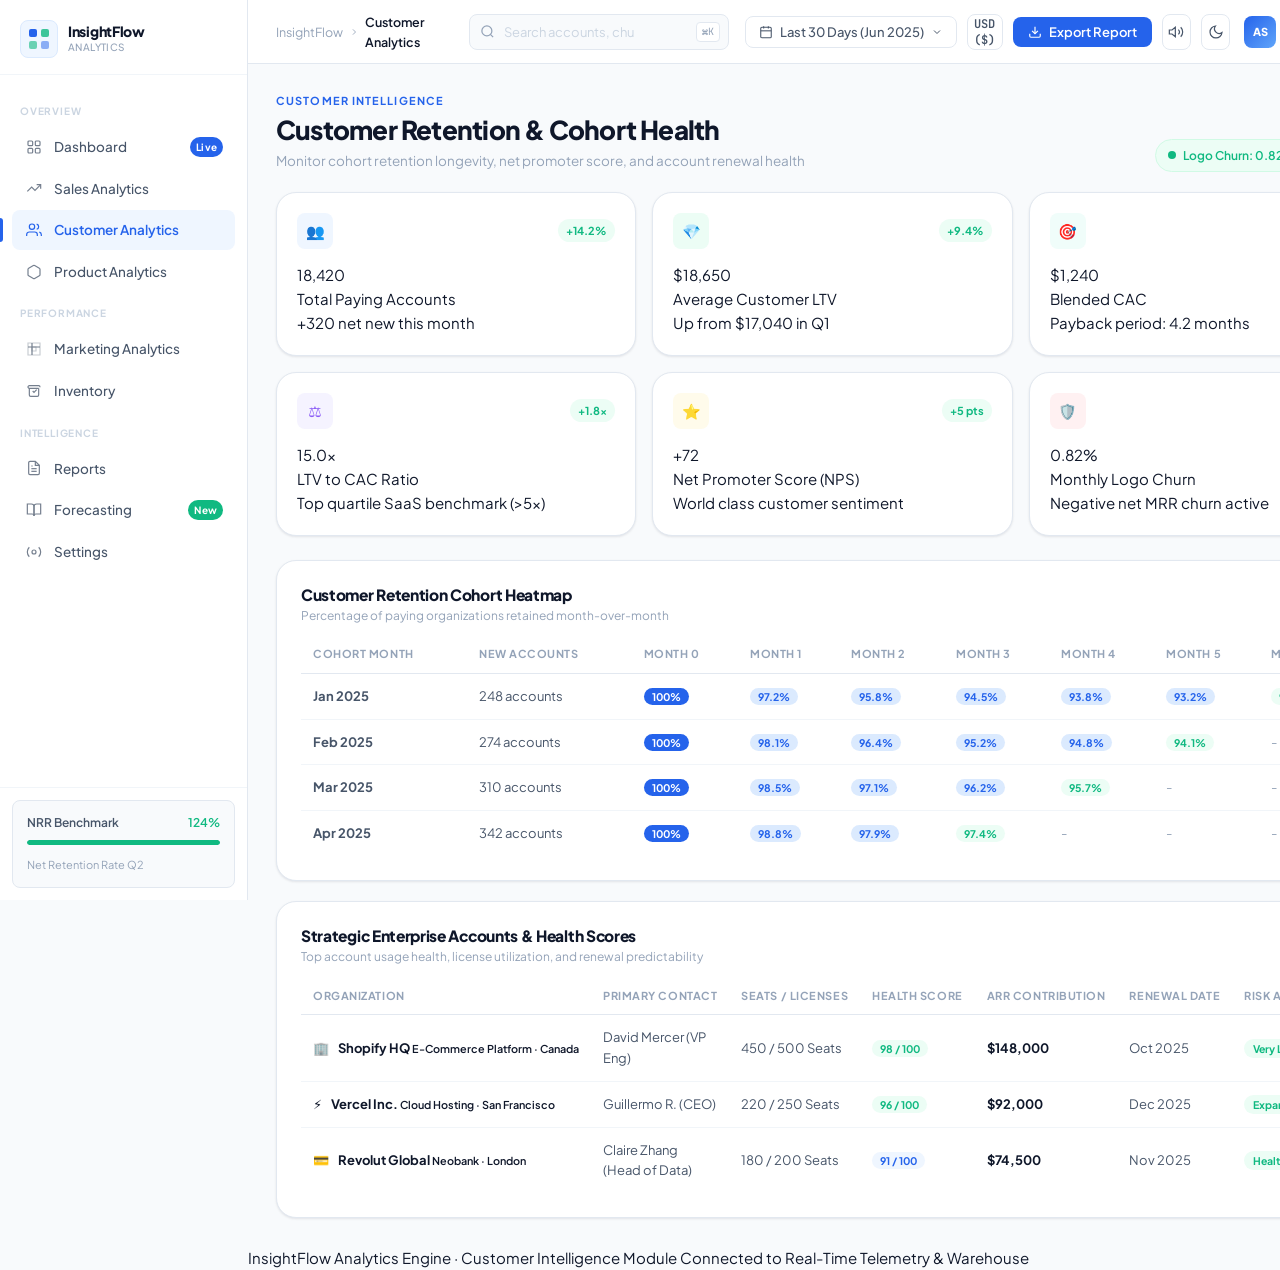
<file: customers.html>
<!DOCTYPE html>
<html lang="en">
<head>
  <meta charset="UTF-8" />
  <meta name="viewport" content="width=device-width, initial-scale=1.0" />
  <meta name="description" content="Customer Analytics & Retention Cohorts — InsightFlow BI Dashboard" />
  <meta name="theme-color" content="#2563EB" />
  <link rel="icon" type="image/svg+xml" href="favicon.svg" />
  <link rel="manifest" href="manifest.json" />
  <link rel="stylesheet" href="style.css" />
  <link rel="preconnect" href="https://fonts.googleapis.com" />
  <link href="https://fonts.googleapis.com/css2?family=Plus+Jakarta+Sans:wght@300;400;500;600;700;800&family=JetBrains+Mono:wght@400;500&display=swap" rel="stylesheet" />
  <title>Customer Analytics — InsightFlow Business Intelligence</title>
</head>
<body>
  <a href="#mainContent" class="skip-link">Skip to main content</a>

<!-- ═══════════════════════════════════════════════════════════
     SIDEBAR NAVIGATION
═══════════════════════════════════════════════════════════ -->
<aside class="sidebar" role="navigation" aria-label="Main sidebar navigation">
  <div class="sidebar-logo">
    <div class="logo-icon">
      <svg width="22" height="22" viewBox="0 0 22 22" fill="none">
        <rect x="1" y="1" width="8" height="8" rx="2" fill="#2563EB"/>
        <rect x="13" y="1" width="8" height="8" rx="2" fill="#10B981" opacity="0.8"/>
        <rect x="1" y="13" width="8" height="8" rx="2" fill="#10B981" opacity="0.6"/>
        <rect x="13" y="13" width="8" height="8" rx="2" fill="#2563EB" opacity="0.5"/>
      </svg>
    </div>
    <div class="logo-text">
      <span class="logo-name">InsightFlow</span>
      <span class="logo-sub">Analytics</span>
    </div>
  </div>

  <nav class="sidebar-nav">
    <span class="nav-section-label">Overview</span>

    <a href="index.html" class="nav-item">
      <span class="nav-icon">
        <svg width="16" height="16" viewBox="0 0 24 24" fill="none" stroke="currentColor" stroke-width="1.8"><rect x="3" y="3" width="7" height="7" rx="1.5"/><rect x="14" y="3" width="7" height="7" rx="1.5"/><rect x="3" y="14" width="7" height="7" rx="1.5"/><rect x="14" y="14" width="7" height="7" rx="1.5"/></svg>
      </span>
      <span>Dashboard</span>
      <span class="nav-badge">Live</span>
    </a>

    <a href="sales.html" class="nav-item">
      <span class="nav-icon">
        <svg width="16" height="16" viewBox="0 0 24 24" fill="none" stroke="currentColor" stroke-width="1.8"><polyline points="22 7 13.5 15.5 8.5 10.5 2 17"/><polyline points="16 7 22 7 22 13"/></svg>
      </span>
      <span>Sales Analytics</span>
    </a>

    <a href="customers.html" class="nav-item active">
      <span class="nav-icon">
        <svg width="16" height="16" viewBox="0 0 24 24" fill="none" stroke="currentColor" stroke-width="1.8"><path d="M17 21v-2a4 4 0 0 0-4-4H5a4 4 0 0 0-4 4v2"/><circle cx="9" cy="7" r="4"/><path d="M23 21v-2a4 4 0 0 0-3-3.87"/><path d="M16 3.13a4 4 0 0 1 0 7.75"/></svg>
      </span>
      <span>Customer Analytics</span>
    </a>

    <a href="products.html" class="nav-item">
      <span class="nav-icon">
        <svg width="16" height="16" viewBox="0 0 24 24" fill="none" stroke="currentColor" stroke-width="1.8"><path d="M21 16V8a2 2 0 0 0-1-1.73l-7-4a2 2 0 0 0-2 0l-7 4A2 2 0 0 0 3 8v8a2 2 0 0 0 1 1.73l7 4a2 2 0 0 0 2 0l7-4A2 2 0 0 0 21 16z"/></svg>
      </span>
      <span>Product Analytics</span>
    </a>

    <span class="nav-section-label">Performance</span>

    <a href="marketing.html" class="nav-item">
      <span class="nav-icon">
        <svg width="16" height="16" viewBox="0 0 24 24" fill="none" stroke="currentColor" stroke-width="1.8"><path d="M3 3h18v18H3zM9 9h6v6H9z" opacity="0.4"/><path d="M3 9h18M9 3v18"/></svg>
      </span>
      <span>Marketing Analytics</span>
    </a>

    <a href="inventory.html" class="nav-item">
      <span class="nav-icon">
        <svg width="16" height="16" viewBox="0 0 24 24" fill="none" stroke="currentColor" stroke-width="1.8"><path d="M5 8h14M5 8a2 2 0 0 1-2-2V6a2 2 0 0 1 2-2h14a2 2 0 0 1 2 2v.5"/><path d="M5 8v10a2 2 0 0 0 2 2h10a2 2 0 0 0 2-2V8"/><path d="M10 12l2 2 4-4"/></svg>
      </span>
      <span>Inventory</span>
    </a>

    <span class="nav-section-label">Intelligence</span>

    <a href="reports.html" class="nav-item">
      <span class="nav-icon">
        <svg width="16" height="16" viewBox="0 0 24 24" fill="none" stroke="currentColor" stroke-width="1.8"><path d="M14 2H6a2 2 0 0 0-2 2v16a2 2 0 0 0 2 2h12a2 2 0 0 0 2-2V8z"/><polyline points="14 2 14 8 20 8"/><line x1="16" y1="13" x2="8" y2="13"/><line x1="16" y1="17" x2="8" y2="17"/><line x1="10" y1="9" x2="8" y2="9"/></svg>
      </span>
      <span>Reports</span>
    </a>

    <a href="forecasting.html" class="nav-item">
      <span class="nav-icon">
        <svg width="16" height="16" viewBox="0 0 24 24" fill="none" stroke="currentColor" stroke-width="1.8"><path d="M2 3h6a4 4 0 0 1 4 4v14a3 3 0 0 0-3-3H2z"/><path d="M22 3h-6a4 4 0 0 0-4 4v14a3 3 0 0 1 3-3h7z"/></svg>
      </span>
      <span>Forecasting</span>
      <span class="nav-badge new">New</span>
    </a>

    <a href="settings.html" class="nav-item">
      <span class="nav-icon">
        <svg width="16" height="16" viewBox="0 0 24 24" fill="none" stroke="currentColor" stroke-width="1.8"><circle cx="12" cy="12" r="3"/><path d="M19.07 4.93a10 10 0 0 1 0 14.14M4.93 4.93a10 10 0 0 0 0 14.14"/></svg>
      </span>
      <span>Settings</span>
    </a>
  </nav>

  <div class="sidebar-footer">
    <div class="usage-card">
      <div class="usage-label">
        <span>NRR Benchmark</span>
        <span class="usage-pct" style="color:var(--green)">124%</span>
      </div>
      <div class="usage-track">
        <div class="usage-fill" style="width:100%; background:var(--green)"></div>
      </div>
      <span class="usage-sub">Net Retention Rate Q2</span>
    </div>
  </div>
</aside>
<div class="sidebar-overlay" id="sidebarOverlay"></div>

<!-- ═══════════════════════════════════════════════════════════
     MAIN CONTENT
═══════════════════════════════════════════════════════════ -->
<main class="main-content" id="mainContent" role="main">

  <!-- TOP NAVIGATION -->
  <header class="topbar">
    <div class="topbar-left">
      <button class="mobile-nav-toggle" id="mobileNavToggle" type="button" aria-label="Toggle Navigation Menu">
        <svg width="20" height="20" viewBox="0 0 24 24" fill="none" stroke="currentColor" stroke-width="2">
          <line x1="3" y1="12" x2="21" y2="12"></line>
          <line x1="3" y1="6" x2="21" y2="6"></line>
          <line x1="3" y1="18" x2="21" y2="18"></line>
        </svg>
      </button>
      <div class="breadcrumb">
        <span class="bc-root">InsightFlow</span>
        <svg width="14" height="14" viewBox="0 0 24 24" fill="none" stroke="currentColor" stroke-width="2"><polyline points="9 18 15 12 9 6"/></svg>
        <span class="bc-current">Customer Analytics</span>
      </div>
      <div class="search-wrap">
        <svg class="search-ico" width="15" height="15" viewBox="0 0 24 24" fill="none" stroke="currentColor" stroke-width="2"><circle cx="11" cy="11" r="8"/><line x1="21" y1="21" x2="16.65" y2="16.65"/></svg>
        <input class="search-input" type="search" placeholder="Search accounts, churn risks, segments…" />
        <kbd class="search-kbd">⌘K</kbd>
      </div>
    </div>
    <div class="topbar-right">
      <div class="dropdown date-picker-wrap">
        <button class="date-picker date-picker-btn" id="datePickerBtn" type="button" aria-haspopup="true" aria-expanded="false">
          <svg width="14" height="14" viewBox="0 0 24 24" fill="none" stroke="currentColor" stroke-width="1.8"><rect x="3" y="4" width="18" height="18" rx="2"/><line x1="16" y1="2" x2="16" y2="6"/><line x1="8" y1="2" x2="8" y2="6"/><line x1="3" y1="10" x2="21" y2="10"/></svg>
          <span class="selected-date-text">Last 30 Days (Jun 2025)</span>
          <svg width="12" height="12" viewBox="0 0 24 24" fill="none" stroke="currentColor" stroke-width="2"><polyline points="6 9 12 15 18 9"/></svg>
        </button>
        <div class="dropdown-menu date-picker-menu" id="datePickerMenu">
          <button type="button" class="dropdown-item" data-range="today">Today</button>
          <button type="button" class="dropdown-item" data-range="7d">Last 7 Days</button>
          <button type="button" class="dropdown-item active" data-range="30d">Last 30 Days (Jun 2025)</button>
          <button type="button" class="dropdown-item" data-range="q2">Q2 2025 (Apr – Jun)</button>
          <button type="button" class="dropdown-item" data-range="ytd">Year to Date (2025)</button>
          <button type="button" class="dropdown-item" data-range="1y">Full Year 2024</button>
        </div>
      </div>

      <div class="dropdown currency-wrap">
        <button class="icon-btn currency-btn" id="currencyBtn" type="button" aria-haspopup="true" aria-expanded="false" title="Switch Currency">
          <span class="currency-symbol-label">USD ($)</span>
        </button>
        <div class="dropdown-menu currency-menu" id="currencyMenu">
          <button type="button" class="dropdown-item active" data-currency="USD" data-rate="1" data-symbol="$">USD ($)</button>
          <button type="button" class="dropdown-item" data-currency="EUR" data-rate="0.92" data-symbol="€">EUR (€)</button>
          <button type="button" class="dropdown-item" data-currency="GBP" data-rate="0.78" data-symbol="£">GBP (£)</button>
          <button type="button" class="dropdown-item" data-currency="IDR" data-rate="16200" data-symbol="Rp ">IDR (Rp)</button>
        </div>
      </div>
      <button class="btn-export" id="exportReportBtn" title="Export printable executive report (PDF)">
        <svg width="14" height="14" viewBox="0 0 24 24" fill="none" stroke="currentColor" stroke-width="2"><path d="M21 15v4a2 2 0 0 1-2 2H5a2 2 0 0 1-2-2v-4"/><polyline points="7 10 12 15 17 10"/><line x1="12" y1="15" x2="12" y2="3"/></svg>
        Export Report
      </button>
      <button class="icon-btn audio-btn" id="audioToggleBtn" title="Toggle Sound Effects" aria-label="Toggle Sound Effects">
        <svg width="16" height="16" viewBox="0 0 24 24" fill="none" stroke="currentColor" stroke-width="1.8"><polygon points="11 5 6 9 2 9 2 15 6 15 11 19 11 5"></polygon><path d="M19.07 4.93a10 10 0 0 1 0 14.14M15.54 8.46a5 5 0 0 1 0 7.07"></path></svg>
      </button>
      <button class="icon-btn darkmode-btn" title="Toggle Dark Mode">
        <svg width="16" height="16" viewBox="0 0 24 24" fill="none" stroke="currentColor" stroke-width="1.8"><path d="M21 12.79A9 9 0 1 1 11.21 3 7 7 0 0 0 21 12.79z"/></svg>
      </button>
      <div class="avatar-wrap">
        <div class="avatar">AS</div>
        <div class="avatar-info">
          <span class="avatar-name">Arya Satria</span>
          <span class="avatar-role">VP of Customer Success</span>
        </div>
      </div>
    </div>
  </header>

  <!-- PAGE HEADER -->
  <section class="page-header">
    <div>
      <div class="page-eyebrow">Customer Intelligence</div>
      <h1 class="page-title">Customer Retention & Cohort Health</h1>
      <p class="page-sub">Monitor cohort retention longevity, net promoter score, and account renewal health</p>
    </div>
    <div class="page-header-actions">
      <div class="live-badge" style="background:var(--green-light); color:var(--green)">
        <span class="live-pulse"></span>
        <span>Logo Churn: 0.82% (Historic Low)</span>
      </div>
    </div>
  </section>

  <!-- KPI CARDS -->
  <section class="kpi-grid">
    <div class="kpi-card" data-kpi="active_accounts">
      <div class="kpi-header">
        <span class="kpi-icon-wrap blue">👥</span>
        <span class="kpi-badge up">+14.2%</span>
      </div>
      <div class="kpi-num" data-target="18420">18,420</div>
      <div class="kpi-lbl">Total Paying Accounts</div>
      <div class="kpi-meta">+320 net new this month</div>
    </div>

    <div class="kpi-card" data-kpi="customer_ltv">
      <div class="kpi-header">
        <span class="kpi-icon-wrap green">💎</span>
        <span class="kpi-badge up">+9.4%</span>
      </div>
      <div class="kpi-num" data-prefix="$" data-target="18650">$18,650</div>
      <div class="kpi-lbl">Average Customer LTV</div>
      <div class="kpi-meta">Up from $17,040 in Q1</div>
    </div>

    <div class="kpi-card" data-kpi="customer_cac">
      <div class="kpi-header">
        <span class="kpi-icon-wrap teal">🎯</span>
        <span class="kpi-badge up">-6.5%</span>
      </div>
      <div class="kpi-num" data-prefix="$" data-target="1240">$1,240</div>
      <div class="kpi-lbl">Blended CAC</div>
      <div class="kpi-meta">Payback period: 4.2 months</div>
    </div>

    <div class="kpi-card" data-kpi="ltv_cac_ratio">
      <div class="kpi-header">
        <span class="kpi-icon-wrap purple">⚖️</span>
        <span class="kpi-badge up">+1.8x</span>
      </div>
      <div class="kpi-num" data-suffix="x" data-target="15.0">15.0x</div>
      <div class="kpi-lbl">LTV to CAC Ratio</div>
      <div class="kpi-meta">Top quartile SaaS benchmark (>5x)</div>
    </div>

    <div class="kpi-card" data-kpi="net_promoter">
      <div class="kpi-header">
        <span class="kpi-icon-wrap amber">⭐</span>
        <span class="kpi-badge up">+5 pts</span>
      </div>
      <div class="kpi-num" data-prefix="+" data-target="72">+72</div>
      <div class="kpi-lbl">Net Promoter Score (NPS)</div>
      <div class="kpi-meta">World class customer sentiment</div>
    </div>

    <div class="kpi-card" data-kpi="gross_churn">
      <div class="kpi-header">
        <span class="kpi-icon-wrap rose">🛡️</span>
        <span class="kpi-badge up">-0.15%</span>
      </div>
      <div class="kpi-num" data-suffix="%" data-target="0.82">0.82%</div>
      <div class="kpi-lbl">Monthly Logo Churn</div>
      <div class="kpi-meta">Negative net MRR churn active</div>
    </div>
  </section>

  <!-- RETENTION COHORT MATRIX -->
  <div style="padding: 0 28px 20px;">
    <div class="card table-card">
      <div class="card-header">
        <div>
          <h2 class="card-title">Customer Retention Cohort Heatmap</h2>
          <p class="card-sub">Percentage of paying organizations retained month-over-month</p>
        </div>
      </div>
      <div class="table-wrap">
        <table class="data-table">
          <thead>
            <tr>
              <th>Cohort Month</th>
              <th>New Accounts</th>
              <th>Month 0</th>
              <th>Month 1</th>
              <th>Month 2</th>
              <th>Month 3</th>
              <th>Month 4</th>
              <th>Month 5</th>
              <th>Month 6</th>
            </tr>
          </thead>
          <tbody>
            <tr>
              <td style="font-weight:700;">Jan 2025</td>
              <td>248 accounts</td>
              <td><span class="cat-badge" style="background:#2563EB;color:white">100%</span></td>
              <td><span class="cat-badge" style="background:var(--blue-mid);color:var(--blue)">97.2%</span></td>
              <td><span class="cat-badge" style="background:var(--blue-mid);color:var(--blue)">95.8%</span></td>
              <td><span class="cat-badge" style="background:var(--blue-mid);color:var(--blue)">94.5%</span></td>
              <td><span class="cat-badge" style="background:var(--blue-mid);color:var(--blue)">93.8%</span></td>
              <td><span class="cat-badge" style="background:var(--blue-mid);color:var(--blue)">93.2%</span></td>
              <td><span class="cat-badge" style="background:var(--green-light);color:var(--green);font-weight:700;">92.6%</span></td>
            </tr>
            <tr>
              <td style="font-weight:700;">Feb 2025</td>
              <td>274 accounts</td>
              <td><span class="cat-badge" style="background:#2563EB;color:white">100%</span></td>
              <td><span class="cat-badge" style="background:var(--blue-mid);color:var(--blue)">98.1%</span></td>
              <td><span class="cat-badge" style="background:var(--blue-mid);color:var(--blue)">96.4%</span></td>
              <td><span class="cat-badge" style="background:var(--blue-mid);color:var(--blue)">95.2%</span></td>
              <td><span class="cat-badge" style="background:var(--blue-mid);color:var(--blue)">94.8%</span></td>
              <td><span class="cat-badge" style="background:var(--green-light);color:var(--green);font-weight:700;">94.1%</span></td>
              <td style="color:var(--text-muted);">-</td>
            </tr>
            <tr>
              <td style="font-weight:700;">Mar 2025</td>
              <td>310 accounts</td>
              <td><span class="cat-badge" style="background:#2563EB;color:white">100%</span></td>
              <td><span class="cat-badge" style="background:var(--blue-mid);color:var(--blue)">98.5%</span></td>
              <td><span class="cat-badge" style="background:var(--blue-mid);color:var(--blue)">97.1%</span></td>
              <td><span class="cat-badge" style="background:var(--blue-mid);color:var(--blue)">96.2%</span></td>
              <td><span class="cat-badge" style="background:var(--green-light);color:var(--green);font-weight:700;">95.7%</span></td>
              <td style="color:var(--text-muted);">-</td>
              <td style="color:var(--text-muted);">-</td>
            </tr>
            <tr>
              <td style="font-weight:700;">Apr 2025</td>
              <td>342 accounts</td>
              <td><span class="cat-badge" style="background:#2563EB;color:white">100%</span></td>
              <td><span class="cat-badge" style="background:var(--blue-mid);color:var(--blue)">98.8%</span></td>
              <td><span class="cat-badge" style="background:var(--blue-mid);color:var(--blue)">97.9%</span></td>
              <td><span class="cat-badge" style="background:var(--green-light);color:var(--green);font-weight:700;">97.4%</span></td>
              <td style="color:var(--text-muted);">-</td>
              <td style="color:var(--text-muted);">-</td>
              <td style="color:var(--text-muted);">-</td>
            </tr>
          </tbody>
        </table>
      </div>
    </div>
  </div>

  <!-- TOP KEY ACCOUNTS DIRECTORY -->
  <div style="padding: 0 28px 28px;">
    <div class="card table-card">
      <div class="card-header">
        <div>
          <h2 class="card-title">Strategic Enterprise Accounts & Health Scores</h2>
          <p class="card-sub">Top account usage health, license utilization, and renewal predictability</p>
        </div>
      </div>
      <div class="table-wrap">
        <table class="data-table">
          <thead>
            <tr>
              <th>Organization</th>
              <th>Primary Contact</th>
              <th>Seats / Licenses</th>
              <th>Health Score</th>
              <th>ARR Contribution</th>
              <th>Renewal Date</th>
              <th>Risk Assessment</th>
            </tr>
          </thead>
          <tbody>
            <tr>
              <td>
                <div class="product-cell">
                  <div class="product-thumb">🏢</div>
                  <div>
                    <span style="font-weight:700;">Shopify HQ</span>
                    <small>E-Commerce Platform · Canada</small>
                  </div>
                </div>
              </td>
              <td>David Mercer (VP Eng)</td>
              <td>450 / 500 Seats</td>
              <td><span class="cat-badge" style="background:var(--green-light); color:var(--green); font-weight:700;">98 / 100</span></td>
              <td style="font-weight:700; color:var(--text-primary);">$148,000</td>
              <td>Oct 2025</td>
              <td><span class="status-badge active">Very Low Risk</span></td>
            </tr>

            <tr>
              <td>
                <div class="product-cell">
                  <div class="product-thumb">⚡</div>
                  <div>
                    <span style="font-weight:700;">Vercel Inc.</span>
                    <small>Cloud Hosting · San Francisco</small>
                  </div>
                </div>
              </td>
              <td>Guillermo R. (CEO)</td>
              <td>220 / 250 Seats</td>
              <td><span class="cat-badge" style="background:var(--green-light); color:var(--green); font-weight:700;">96 / 100</span></td>
              <td style="font-weight:700; color:var(--text-primary);">$92,000</td>
              <td>Dec 2025</td>
              <td><span class="status-badge active">Expanding</span></td>
            </tr>

            <tr>
              <td>
                <div class="product-cell">
                  <div class="product-thumb">💳</div>
                  <div>
                    <span style="font-weight:700;">Revolut Global</span>
                    <small>Neobank · London</small>
                  </div>
                </div>
              </td>
              <td>Claire Zhang (Head of Data)</td>
              <td>180 / 200 Seats</td>
              <td><span class="cat-badge" style="background:var(--blue-light); color:var(--blue); font-weight:700;">91 / 100</span></td>
              <td style="font-weight:700; color:var(--text-primary);">$74,500</td>
              <td>Nov 2025</td>
              <td><span class="status-badge active">Healthy</span></td>
            </tr>
          </tbody>
        </table>
      </div>
    </div>
  </div>

  <footer class="main-footer">
    <span>InsightFlow Analytics Engine · Customer Intelligence Module</span>
    <span>Connected to Real-Time Telemetry & Warehouse</span>
  </footer>
</main>

<script src="app.js"></script>
</body>
</html>
</file>
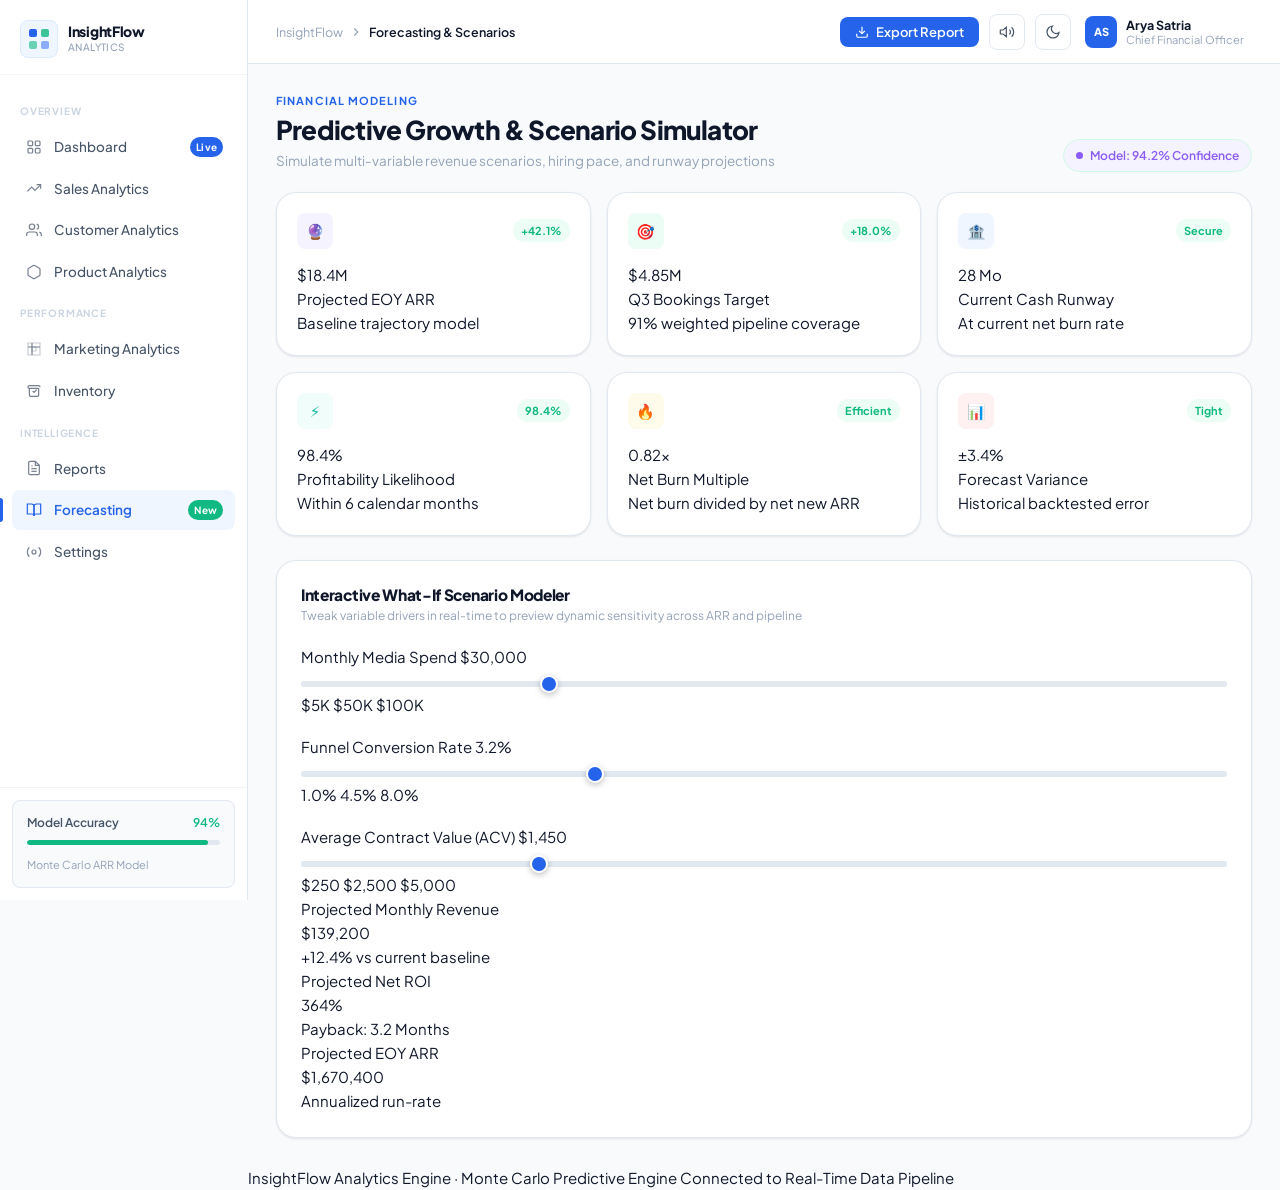
<file: forecasting.html>
<!DOCTYPE html>
<html lang="en">
<head>
  <meta charset="UTF-8" />
  <meta name="viewport" content="width=device-width, initial-scale=1.0" />
  <meta name="description" content="Predictive Forecasting & What-If Scenario Planning — InsightFlow BI Dashboard" />
  <meta name="theme-color" content="#2563EB" />
  <link rel="icon" type="image/svg+xml" href="favicon.svg" />
  <link rel="manifest" href="manifest.json" />
  <link rel="stylesheet" href="style.css" />
  <link rel="preconnect" href="https://fonts.googleapis.com" />
  <link href="https://fonts.googleapis.com/css2?family=Plus+Jakarta+Sans:wght@300;400;500;600;700;800&family=JetBrains+Mono:wght@400;500&display=swap" rel="stylesheet" />
  <title>Forecasting & Scenarios — InsightFlow Business Intelligence</title>
</head>
<body>
  <a href="#mainContent" class="skip-link">Skip to main content</a>

<!-- ═══════════════════════════════════════════════════════════
     SIDEBAR NAVIGATION
═══════════════════════════════════════════════════════════ -->
<aside class="sidebar" role="navigation" aria-label="Main sidebar navigation">
  <div class="sidebar-logo">
    <div class="logo-icon">
      <svg width="22" height="22" viewBox="0 0 22 22" fill="none">
        <rect x="1" y="1" width="8" height="8" rx="2" fill="#2563EB"/>
        <rect x="13" y="1" width="8" height="8" rx="2" fill="#10B981" opacity="0.8"/>
        <rect x="1" y="13" width="8" height="8" rx="2" fill="#10B981" opacity="0.6"/>
        <rect x="13" y="13" width="8" height="8" rx="2" fill="#2563EB" opacity="0.5"/>
      </svg>
    </div>
    <div class="logo-text">
      <span class="logo-name">InsightFlow</span>
      <span class="logo-sub">Analytics</span>
    </div>
  </div>

  <nav class="sidebar-nav">
    <span class="nav-section-label">Overview</span>

    <a href="index.html" class="nav-item">
      <span class="nav-icon">
        <svg width="16" height="16" viewBox="0 0 24 24" fill="none" stroke="currentColor" stroke-width="1.8"><rect x="3" y="3" width="7" height="7" rx="1.5"/><rect x="14" y="3" width="7" height="7" rx="1.5"/><rect x="3" y="14" width="7" height="7" rx="1.5"/><rect x="14" y="14" width="7" height="7" rx="1.5"/></svg>
      </span>
      <span>Dashboard</span>
      <span class="nav-badge">Live</span>
    </a>

    <a href="sales.html" class="nav-item">
      <span class="nav-icon">
        <svg width="16" height="16" viewBox="0 0 24 24" fill="none" stroke="currentColor" stroke-width="1.8"><polyline points="22 7 13.5 15.5 8.5 10.5 2 17"/><polyline points="16 7 22 7 22 13"/></svg>
      </span>
      <span>Sales Analytics</span>
    </a>

    <a href="customers.html" class="nav-item">
      <span class="nav-icon">
        <svg width="16" height="16" viewBox="0 0 24 24" fill="none" stroke="currentColor" stroke-width="1.8"><path d="M17 21v-2a4 4 0 0 0-4-4H5a4 4 0 0 0-4 4v2"/><circle cx="9" cy="7" r="4"/><path d="M23 21v-2a4 4 0 0 0-3-3.87"/><path d="M16 3.13a4 4 0 0 1 0 7.75"/></svg>
      </span>
      <span>Customer Analytics</span>
    </a>

    <a href="products.html" class="nav-item">
      <span class="nav-icon">
        <svg width="16" height="16" viewBox="0 0 24 24" fill="none" stroke="currentColor" stroke-width="1.8"><path d="M21 16V8a2 2 0 0 0-1-1.73l-7-4a2 2 0 0 0-2 0l-7 4A2 2 0 0 0 3 8v8a2 2 0 0 0 1 1.73l7 4a2 2 0 0 0 2 0l7-4A2 2 0 0 0 21 16z"/></svg>
      </span>
      <span>Product Analytics</span>
    </a>

    <span class="nav-section-label">Performance</span>

    <a href="marketing.html" class="nav-item">
      <span class="nav-icon">
        <svg width="16" height="16" viewBox="0 0 24 24" fill="none" stroke="currentColor" stroke-width="1.8"><path d="M3 3h18v18H3zM9 9h6v6H9z" opacity="0.4"/><path d="M3 9h18M9 3v18"/></svg>
      </span>
      <span>Marketing Analytics</span>
    </a>

    <a href="inventory.html" class="nav-item">
      <span class="nav-icon">
        <svg width="16" height="16" viewBox="0 0 24 24" fill="none" stroke="currentColor" stroke-width="1.8"><path d="M5 8h14M5 8a2 2 0 0 1-2-2V6a2 2 0 0 1 2-2h14a2 2 0 0 1 2 2v.5"/><path d="M5 8v10a2 2 0 0 0 2 2h10a2 2 0 0 0 2-2V8"/><path d="M10 12l2 2 4-4"/></svg>
      </span>
      <span>Inventory</span>
    </a>

    <span class="nav-section-label">Intelligence</span>

    <a href="reports.html" class="nav-item">
      <span class="nav-icon">
        <svg width="16" height="16" viewBox="0 0 24 24" fill="none" stroke="currentColor" stroke-width="1.8"><path d="M14 2H6a2 2 0 0 0-2 2v16a2 2 0 0 0 2 2h12a2 2 0 0 0 2-2V8z"/><polyline points="14 2 14 8 20 8"/><line x1="16" y1="13" x2="8" y2="13"/><line x1="16" y1="17" x2="8" y2="17"/><line x1="10" y1="9" x2="8" y2="9"/></svg>
      </span>
      <span>Reports</span>
    </a>

    <a href="forecasting.html" class="nav-item active">
      <span class="nav-icon">
        <svg width="16" height="16" viewBox="0 0 24 24" fill="none" stroke="currentColor" stroke-width="1.8"><path d="M2 3h6a4 4 0 0 1 4 4v14a3 3 0 0 0-3-3H2z"/><path d="M22 3h-6a4 4 0 0 0-4 4v14a3 3 0 0 1 3-3h7z"/></svg>
      </span>
      <span>Forecasting</span>
      <span class="nav-badge new">New</span>
    </a>

    <a href="settings.html" class="nav-item">
      <span class="nav-icon">
        <svg width="16" height="16" viewBox="0 0 24 24" fill="none" stroke="currentColor" stroke-width="1.8"><circle cx="12" cy="12" r="3"/><path d="M19.07 4.93a10 10 0 0 1 0 14.14M4.93 4.93a10 10 0 0 0 0 14.14"/></svg>
      </span>
      <span>Settings</span>
    </a>
  </nav>

  <div class="sidebar-footer">
    <div class="usage-card">
      <div class="usage-label">
        <span>Model Accuracy</span>
        <span class="usage-pct" style="color:var(--green)">94%</span>
      </div>
      <div class="usage-track">
        <div class="usage-fill" style="width:94%; background:var(--green)"></div>
      </div>
      <span class="usage-sub">Monte Carlo ARR Model</span>
    </div>
  </div>
</aside>
<div class="sidebar-overlay" id="sidebarOverlay"></div>

<!-- ═══════════════════════════════════════════════════════════
     MAIN CONTENT
═══════════════════════════════════════════════════════════ -->
<main class="main-content" id="mainContent" role="main">

  <!-- TOP NAVIGATION -->
  <header class="topbar">
    <div class="topbar-left">
      <button class="mobile-nav-toggle" id="mobileNavToggle" type="button" aria-label="Toggle Navigation Menu">
        <svg width="20" height="20" viewBox="0 0 24 24" fill="none" stroke="currentColor" stroke-width="2">
          <line x1="3" y1="12" x2="21" y2="12"></line>
          <line x1="3" y1="6" x2="21" y2="6"></line>
          <line x1="3" y1="18" x2="21" y2="18"></line>
        </svg>
      </button>
      <div class="breadcrumb">
        <span class="bc-root">InsightFlow</span>
        <svg width="14" height="14" viewBox="0 0 24 24" fill="none" stroke="currentColor" stroke-width="2"><polyline points="9 18 15 12 9 6"/></svg>
        <span class="bc-current">Forecasting & Scenarios</span>
      </div>
    </div>
    <div class="topbar-right">
      <button class="btn-export" id="exportReportBtn" title="Export printable executive report (PDF)">
        <svg width="14" height="14" viewBox="0 0 24 24" fill="none" stroke="currentColor" stroke-width="2"><path d="M21 15v4a2 2 0 0 1-2 2H5a2 2 0 0 1-2-2v-4"/><polyline points="7 10 12 15 17 10"/><line x1="12" y1="15" x2="12" y2="3"/></svg>
        Export Report
      </button>
      <button class="icon-btn audio-btn" id="audioToggleBtn" title="Toggle Sound Effects" aria-label="Toggle Sound Effects">
        <svg width="16" height="16" viewBox="0 0 24 24" fill="none" stroke="currentColor" stroke-width="1.8"><polygon points="11 5 6 9 2 9 2 15 6 15 11 19 11 5"></polygon><path d="M19.07 4.93a10 10 0 0 1 0 14.14M15.54 8.46a5 5 0 0 1 0 7.07"></path></svg>
      </button>
      <button class="icon-btn darkmode-btn" title="Toggle Dark Mode">
        <svg width="16" height="16" viewBox="0 0 24 24" fill="none" stroke="currentColor" stroke-width="1.8"><path d="M21 12.79A9 9 0 1 1 11.21 3 7 7 0 0 0 21 12.79z"/></svg>
      </button>
      <div class="avatar-wrap">
        <div class="avatar" style="background:#2563EB">AS</div>
        <div class="avatar-info">
          <span class="avatar-name">Arya Satria</span>
          <span class="avatar-role">Chief Financial Officer</span>
        </div>
      </div>
    </div>
  </header>

  <!-- PAGE HEADER -->
  <section class="page-header">
    <div>
      <div class="page-eyebrow">Financial Modeling</div>
      <h1 class="page-title">Predictive Growth & Scenario Simulator</h1>
      <p class="page-sub">Simulate multi-variable revenue scenarios, hiring pace, and runway projections</p>
    </div>
    <div class="page-header-actions">
      <div class="live-badge" style="background:var(--purple-light); color:var(--purple)">
        <span class="live-dot" style="background:var(--purple)"></span>
        <span>Model: 94.2% Confidence</span>
      </div>
    </div>
  </section>

  <!-- KPI CARDS -->
  <section class="kpi-grid">
    <div class="kpi-card" data-kpi="eoy_arr">
      <div class="kpi-header">
        <span class="kpi-icon-wrap purple">🔮</span>
        <span class="kpi-badge up">+42.1%</span>
      </div>
      <div class="kpi-num" data-prefix="$" data-suffix="M" data-target="18.4">$18.4M</div>
      <div class="kpi-lbl">Projected EOY ARR</div>
      <div class="kpi-meta">Baseline trajectory model</div>
    </div>

    <div class="kpi-card" data-kpi="q3_target">
      <div class="kpi-header">
        <span class="kpi-icon-wrap green">🎯</span>
        <span class="kpi-badge up">+18.0%</span>
      </div>
      <div class="kpi-num" data-prefix="$" data-suffix="M" data-target="4.85">$4.85M</div>
      <div class="kpi-lbl">Q3 Bookings Target</div>
      <div class="kpi-meta">91% weighted pipeline coverage</div>
    </div>

    <div class="kpi-card" data-kpi="cash_runway">
      <div class="kpi-header">
        <span class="kpi-icon-wrap blue">🏦</span>
        <span class="kpi-badge up">Secure</span>
      </div>
      <div class="kpi-num" data-suffix=" Mo" data-target="28">28 Mo</div>
      <div class="kpi-lbl">Current Cash Runway</div>
      <div class="kpi-meta">At current net burn rate</div>
    </div>

    <div class="kpi-card" data-kpi="breakeven_prob">
      <div class="kpi-header">
        <span class="kpi-icon-wrap teal">⚡</span>
        <span class="kpi-badge up">98.4%</span>
      </div>
      <div class="kpi-num" data-suffix="%" data-target="98.4">98.4%</div>
      <div class="kpi-lbl">Profitability Likelihood</div>
      <div class="kpi-meta">Within 6 calendar months</div>
    </div>

    <div class="kpi-card" data-kpi="burn_multiple">
      <div class="kpi-header">
        <span class="kpi-icon-wrap amber">🔥</span>
        <span class="kpi-badge up">Efficient</span>
      </div>
      <div class="kpi-num" data-suffix="x" data-target="0.82">0.82x</div>
      <div class="kpi-lbl">Net Burn Multiple</div>
      <div class="kpi-meta">Net burn divided by net new ARR</div>
    </div>

    <div class="kpi-card" data-kpi="variance">
      <div class="kpi-header">
        <span class="kpi-icon-wrap rose">📊</span>
        <span class="kpi-badge up">Tight</span>
      </div>
      <div class="kpi-num" data-prefix="±" data-suffix="%" data-target="3.4">±3.4%</div>
      <div class="kpi-lbl">Forecast Variance</div>
      <div class="kpi-meta">Historical backtested error</div>
    </div>
  </section>

  <!-- INTERACTIVE WHAT-IF SIMULATOR -->
  <section class="whatif-section" style="padding: 0 28px 28px;">
    <div class="card whatif-card">
      <div class="card-header">
        <div>
          <h2 class="card-title">Interactive What-If Scenario Modeler</h2>
          <p class="card-sub">Tweak variable drivers in real-time to preview dynamic sensitivity across ARR and pipeline</p>
        </div>
      </div>
      
      <div class="whatif-body">
        <div class="whatif-controls">
          <div class="whatif-control-group">
            <div class="whatif-label-row">
              <label for="adBudgetSlider">Monthly Media Spend</label>
              <span class="whatif-val-badge" id="adBudgetValue">$30,000</span>
            </div>
            <input type="range" class="whatif-slider" id="adBudgetSlider" min="5000" max="100000" step="2500" value="30000" />
            <div class="whatif-ticks">
              <span>$5K</span>
              <span>$50K</span>
              <span>$100K</span>
            </div>
          </div>

          <div class="whatif-control-group">
            <div class="whatif-label-row">
              <label for="conversionSlider">Funnel Conversion Rate</label>
              <span class="whatif-val-badge" id="conversionValue">3.2%</span>
            </div>
            <input type="range" class="whatif-slider" id="conversionSlider" min="1.0" max="8.0" step="0.1" value="3.2" />
            <div class="whatif-ticks">
              <span>1.0%</span>
              <span>4.5%</span>
              <span>8.0%</span>
            </div>
          </div>

          <div class="whatif-control-group">
            <div class="whatif-label-row">
              <label for="aovSlider">Average Contract Value (ACV)</label>
              <span class="whatif-val-badge" id="aovValue">$1,450</span>
            </div>
            <input type="range" class="whatif-slider" id="aovSlider" min="250" max="5000" step="50" value="1450" />
            <div class="whatif-ticks">
              <span>$250</span>
              <span>$2,500</span>
              <span>$5,000</span>
            </div>
          </div>
        </div>

        <div class="whatif-results">
          <div class="whatif-result-card highlight">
            <div class="whatif-res-lbl">Projected Monthly Revenue</div>
            <div class="whatif-res-num" id="projectedRevenue">$139,200</div>
            <div class="whatif-res-sub" id="revenueDiff">+12.4% vs current baseline</div>
          </div>
          <div class="whatif-result-card">
            <div class="whatif-res-lbl">Projected Net ROI</div>
            <div class="whatif-res-num green" id="projectedROI">364%</div>
            <div class="whatif-res-sub" id="paybackPeriod">Payback: 3.2 Months</div>
          </div>
          <div class="whatif-result-card">
            <div class="whatif-res-lbl">Projected EOY ARR</div>
            <div class="whatif-res-num blue" id="projectedARR">$1,670,400</div>
            <div class="whatif-res-sub">Annualized run-rate</div>
          </div>
        </div>
      </div>
    </div>
  </section>

  <footer class="main-footer">
    <span>InsightFlow Analytics Engine · Monte Carlo Predictive Engine</span>
    <span>Connected to Real-Time Data Pipeline</span>
  </footer>
</main>

<script src="app.js"></script>
</body>
</html>
</file>
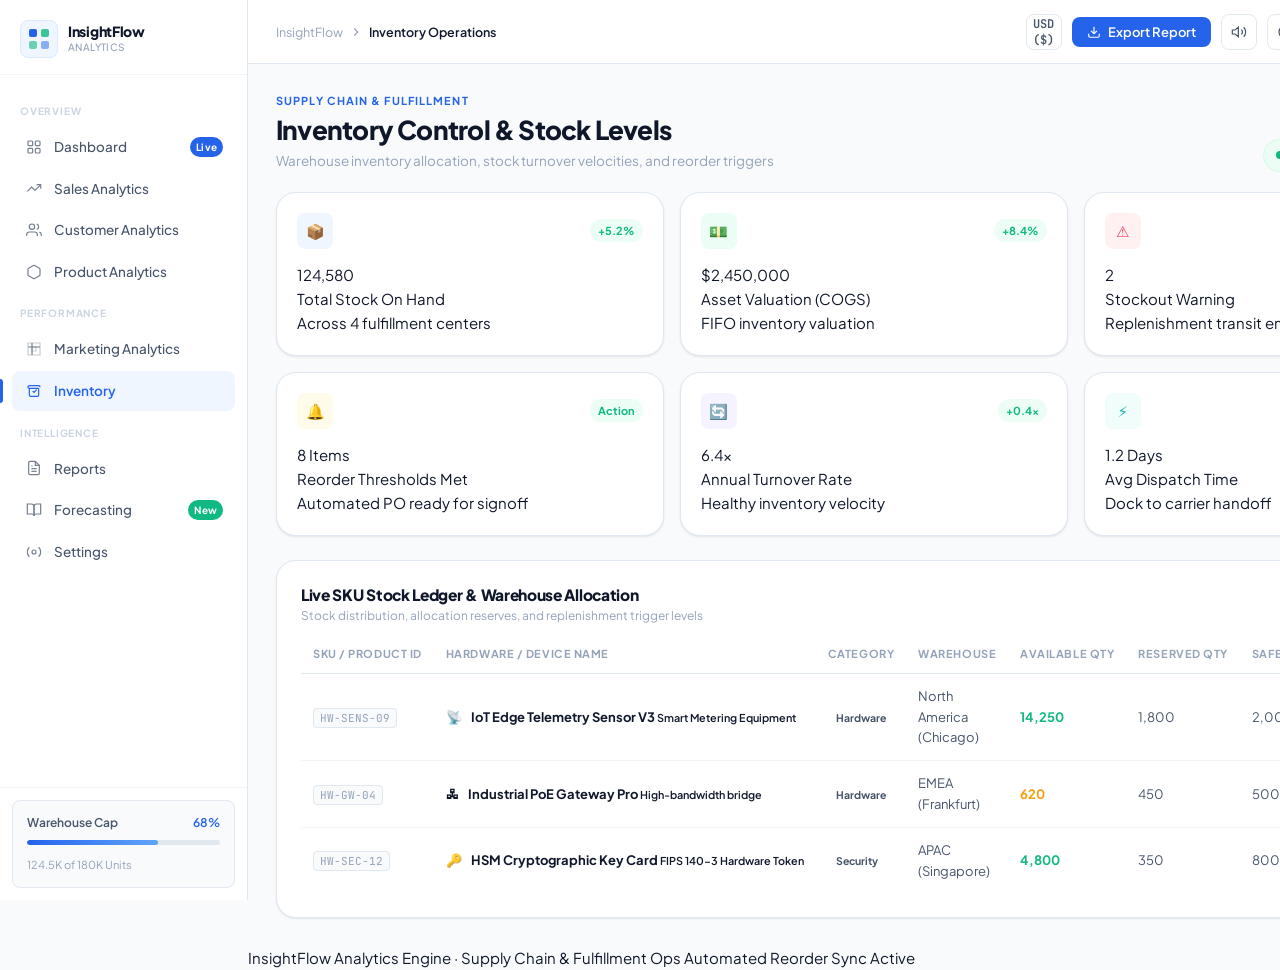
<file: inventory.html>
<!DOCTYPE html>
<html lang="en">
<head>
  <meta charset="UTF-8" />
  <meta name="viewport" content="width=device-width, initial-scale=1.0" />
  <meta name="description" content="Inventory Operations & Stock Control — InsightFlow BI Dashboard" />
  <meta name="theme-color" content="#2563EB" />
  <link rel="icon" type="image/svg+xml" href="favicon.svg" />
  <link rel="manifest" href="manifest.json" />
  <link rel="stylesheet" href="style.css" />
  <link rel="preconnect" href="https://fonts.googleapis.com" />
  <link href="https://fonts.googleapis.com/css2?family=Plus+Jakarta+Sans:wght@300;400;500;600;700;800&family=JetBrains+Mono:wght@400;500&display=swap" rel="stylesheet" />
  <title>Inventory Management — InsightFlow Business Intelligence</title>
</head>
<body>
  <a href="#mainContent" class="skip-link">Skip to main content</a>

<!-- ═══════════════════════════════════════════════════════════
     SIDEBAR NAVIGATION
═══════════════════════════════════════════════════════════ -->
<aside class="sidebar" role="navigation" aria-label="Main sidebar navigation">
  <div class="sidebar-logo">
    <div class="logo-icon">
      <svg width="22" height="22" viewBox="0 0 22 22" fill="none">
        <rect x="1" y="1" width="8" height="8" rx="2" fill="#2563EB"/>
        <rect x="13" y="1" width="8" height="8" rx="2" fill="#10B981" opacity="0.8"/>
        <rect x="1" y="13" width="8" height="8" rx="2" fill="#10B981" opacity="0.6"/>
        <rect x="13" y="13" width="8" height="8" rx="2" fill="#2563EB" opacity="0.5"/>
      </svg>
    </div>
    <div class="logo-text">
      <span class="logo-name">InsightFlow</span>
      <span class="logo-sub">Analytics</span>
    </div>
  </div>

  <nav class="sidebar-nav">
    <span class="nav-section-label">Overview</span>

    <a href="index.html" class="nav-item">
      <span class="nav-icon">
        <svg width="16" height="16" viewBox="0 0 24 24" fill="none" stroke="currentColor" stroke-width="1.8"><rect x="3" y="3" width="7" height="7" rx="1.5"/><rect x="14" y="3" width="7" height="7" rx="1.5"/><rect x="3" y="14" width="7" height="7" rx="1.5"/><rect x="14" y="14" width="7" height="7" rx="1.5"/></svg>
      </span>
      <span>Dashboard</span>
      <span class="nav-badge">Live</span>
    </a>

    <a href="sales.html" class="nav-item">
      <span class="nav-icon">
        <svg width="16" height="16" viewBox="0 0 24 24" fill="none" stroke="currentColor" stroke-width="1.8"><polyline points="22 7 13.5 15.5 8.5 10.5 2 17"/><polyline points="16 7 22 7 22 13"/></svg>
      </span>
      <span>Sales Analytics</span>
    </a>

    <a href="customers.html" class="nav-item">
      <span class="nav-icon">
        <svg width="16" height="16" viewBox="0 0 24 24" fill="none" stroke="currentColor" stroke-width="1.8"><path d="M17 21v-2a4 4 0 0 0-4-4H5a4 4 0 0 0-4 4v2"/><circle cx="9" cy="7" r="4"/><path d="M23 21v-2a4 4 0 0 0-3-3.87"/><path d="M16 3.13a4 4 0 0 1 0 7.75"/></svg>
      </span>
      <span>Customer Analytics</span>
    </a>

    <a href="products.html" class="nav-item">
      <span class="nav-icon">
        <svg width="16" height="16" viewBox="0 0 24 24" fill="none" stroke="currentColor" stroke-width="1.8"><path d="M21 16V8a2 2 0 0 0-1-1.73l-7-4a2 2 0 0 0-2 0l-7 4A2 2 0 0 0 3 8v8a2 2 0 0 0 1 1.73l7 4a2 2 0 0 0 2 0l7-4A2 2 0 0 0 21 16z"/></svg>
      </span>
      <span>Product Analytics</span>
    </a>

    <span class="nav-section-label">Performance</span>

    <a href="marketing.html" class="nav-item">
      <span class="nav-icon">
        <svg width="16" height="16" viewBox="0 0 24 24" fill="none" stroke="currentColor" stroke-width="1.8"><path d="M3 3h18v18H3zM9 9h6v6H9z" opacity="0.4"/><path d="M3 9h18M9 3v18"/></svg>
      </span>
      <span>Marketing Analytics</span>
    </a>

    <a href="inventory.html" class="nav-item active">
      <span class="nav-icon">
        <svg width="16" height="16" viewBox="0 0 24 24" fill="none" stroke="currentColor" stroke-width="1.8"><path d="M5 8h14M5 8a2 2 0 0 1-2-2V6a2 2 0 0 1 2-2h14a2 2 0 0 1 2 2v.5"/><path d="M5 8v10a2 2 0 0 0 2 2h10a2 2 0 0 0 2-2V8"/><path d="M10 12l2 2 4-4"/></svg>
      </span>
      <span>Inventory</span>
    </a>

    <span class="nav-section-label">Intelligence</span>

    <a href="reports.html" class="nav-item">
      <span class="nav-icon">
        <svg width="16" height="16" viewBox="0 0 24 24" fill="none" stroke="currentColor" stroke-width="1.8"><path d="M14 2H6a2 2 0 0 0-2 2v16a2 2 0 0 0 2 2h12a2 2 0 0 0 2-2V8z"/><polyline points="14 2 14 8 20 8"/><line x1="16" y1="13" x2="8" y2="13"/><line x1="16" y1="17" x2="8" y2="17"/><line x1="10" y1="9" x2="8" y2="9"/></svg>
      </span>
      <span>Reports</span>
    </a>

    <a href="forecasting.html" class="nav-item">
      <span class="nav-icon">
        <svg width="16" height="16" viewBox="0 0 24 24" fill="none" stroke="currentColor" stroke-width="1.8"><path d="M2 3h6a4 4 0 0 1 4 4v14a3 3 0 0 0-3-3H2z"/><path d="M22 3h-6a4 4 0 0 0-4 4v14a3 3 0 0 1 3-3h7z"/></svg>
      </span>
      <span>Forecasting</span>
      <span class="nav-badge new">New</span>
    </a>

    <a href="settings.html" class="nav-item">
      <span class="nav-icon">
        <svg width="16" height="16" viewBox="0 0 24 24" fill="none" stroke="currentColor" stroke-width="1.8"><circle cx="12" cy="12" r="3"/><path d="M19.07 4.93a10 10 0 0 1 0 14.14M4.93 4.93a10 10 0 0 0 0 14.14"/></svg>
      </span>
      <span>Settings</span>
    </a>
  </nav>

  <div class="sidebar-footer">
    <div class="usage-card">
      <div class="usage-label">
        <span>Warehouse Cap</span>
        <span class="usage-pct" style="color:var(--blue)">68%</span>
      </div>
      <div class="usage-track">
        <div class="usage-fill" style="width:68%"></div>
      </div>
      <span class="usage-sub">124.5K of 180K Units</span>
    </div>
  </div>
</aside>
<div class="sidebar-overlay" id="sidebarOverlay"></div>

<!-- ═══════════════════════════════════════════════════════════
     MAIN CONTENT
═══════════════════════════════════════════════════════════ -->
<main class="main-content" id="mainContent" role="main">

  <!-- TOP NAVIGATION -->
  <header class="topbar">
    <div class="topbar-left">
      <button class="mobile-nav-toggle" id="mobileNavToggle" type="button" aria-label="Toggle Navigation Menu">
        <svg width="20" height="20" viewBox="0 0 24 24" fill="none" stroke="currentColor" stroke-width="2">
          <line x1="3" y1="12" x2="21" y2="12"></line>
          <line x1="3" y1="6" x2="21" y2="6"></line>
          <line x1="3" y1="18" x2="21" y2="18"></line>
        </svg>
      </button>
      <div class="breadcrumb">
        <span class="bc-root">InsightFlow</span>
        <svg width="14" height="14" viewBox="0 0 24 24" fill="none" stroke="currentColor" stroke-width="2"><polyline points="9 18 15 12 9 6"/></svg>
        <span class="bc-current">Inventory Operations</span>
      </div>
    </div>
    <div class="topbar-right">
      <div class="dropdown currency-wrap">
        <button class="icon-btn currency-btn" id="currencyBtn" type="button" aria-haspopup="true" aria-expanded="false" title="Switch Currency">
          <span class="currency-symbol-label">USD ($)</span>
        </button>
      </div>
      <button class="btn-export" id="exportReportBtn" title="Export printable executive report (PDF)">
        <svg width="14" height="14" viewBox="0 0 24 24" fill="none" stroke="currentColor" stroke-width="2"><path d="M21 15v4a2 2 0 0 1-2 2H5a2 2 0 0 1-2-2v-4"/><polyline points="7 10 12 15 17 10"/><line x1="12" y1="15" x2="12" y2="3"/></svg>
        Export Report
      </button>
      <button class="icon-btn audio-btn" id="audioToggleBtn" title="Toggle Sound Effects" aria-label="Toggle Sound Effects">
        <svg width="16" height="16" viewBox="0 0 24 24" fill="none" stroke="currentColor" stroke-width="1.8"><polygon points="11 5 6 9 2 9 2 15 6 15 11 19 11 5"></polygon><path d="M19.07 4.93a10 10 0 0 1 0 14.14M15.54 8.46a5 5 0 0 1 0 7.07"></path></svg>
      </button>
      <button class="icon-btn darkmode-btn" title="Toggle Dark Mode">
        <svg width="16" height="16" viewBox="0 0 24 24" fill="none" stroke="currentColor" stroke-width="1.8"><path d="M21 12.79A9 9 0 1 1 11.21 3 7 7 0 0 0 21 12.79z"/></svg>
      </button>
      <div class="avatar-wrap">
        <div class="avatar" style="background:#14B8A6">AS</div>
        <div class="avatar-info">
          <span class="avatar-name">Arya Satria</span>
          <span class="avatar-role">Operations Director</span>
        </div>
      </div>
    </div>
  </header>

  <!-- PAGE HEADER -->
  <section class="page-header">
    <div>
      <div class="page-eyebrow">Supply Chain & Fulfillment</div>
      <h1 class="page-title">Inventory Control & Stock Levels</h1>
      <p class="page-sub">Warehouse inventory allocation, stock turnover velocities, and reorder triggers</p>
    </div>
    <div class="page-header-actions">
      <div class="live-badge" style="background:var(--green-light); color:var(--green)">
        <span class="live-pulse"></span>
        <span>Fulfillment Accuracy: 99.84%</span>
      </div>
    </div>
  </section>

  <!-- KPI CARDS -->
  <section class="kpi-grid">
    <div class="kpi-card" data-kpi="total_units">
      <div class="kpi-header">
        <span class="kpi-icon-wrap blue">📦</span>
        <span class="kpi-badge up">+5.2%</span>
      </div>
      <div class="kpi-num" data-target="124580">124,580</div>
      <div class="kpi-lbl">Total Stock On Hand</div>
      <div class="kpi-meta">Across 4 fulfillment centers</div>
    </div>

    <div class="kpi-card" data-kpi="stock_valuation">
      <div class="kpi-header">
        <span class="kpi-icon-wrap green">💵</span>
        <span class="kpi-badge up">+8.4%</span>
      </div>
      <div class="kpi-num" data-prefix="$" data-target="2450000">$2,450,000</div>
      <div class="kpi-lbl">Asset Valuation (COGS)</div>
      <div class="kpi-meta">FIFO inventory valuation</div>
    </div>

    <div class="kpi-card" data-kpi="out_of_stock">
      <div class="kpi-header">
        <span class="kpi-icon-wrap rose">⚠️</span>
        <span class="kpi-badge down">2 SKUs</span>
      </div>
      <div class="kpi-num" data-target="2">2</div>
      <div class="kpi-lbl">Stockout Warning</div>
      <div class="kpi-meta">Replenishment transit en route</div>
    </div>

    <div class="kpi-card" data-kpi="reorder_items">
      <div class="kpi-header">
        <span class="kpi-icon-wrap amber">🔔</span>
        <span class="kpi-badge up">Action</span>
      </div>
      <div class="kpi-num" data-target="8">8 Items</div>
      <div class="kpi-lbl">Reorder Thresholds Met</div>
      <div class="kpi-meta">Automated PO ready for signoff</div>
    </div>

    <div class="kpi-card" data-kpi="turnover_ratio">
      <div class="kpi-header">
        <span class="kpi-icon-wrap purple">🔄</span>
        <span class="kpi-badge up">+0.4x</span>
      </div>
      <div class="kpi-num" data-suffix="x" data-target="6.4">6.4x</div>
      <div class="kpi-lbl">Annual Turnover Rate</div>
      <div class="kpi-meta">Healthy inventory velocity</div>
    </div>

    <div class="kpi-card" data-kpi="fulfillment_time">
      <div class="kpi-header">
        <span class="kpi-icon-wrap teal">⚡</span>
        <span class="kpi-badge up">-0.3d</span>
      </div>
      <div class="kpi-num" data-suffix=" Days" data-target="1.2">1.2 Days</div>
      <div class="kpi-lbl">Avg Dispatch Time</div>
      <div class="kpi-meta">Dock to carrier handoff</div>
    </div>
  </section>

  <!-- SKU INVENTORY TABLE -->
  <div style="padding: 0 28px 28px;">
    <div class="card table-card">
      <div class="card-header">
        <div>
          <h2 class="card-title">Live SKU Stock Ledger & Warehouse Allocation</h2>
          <p class="card-sub">Stock distribution, allocation reserves, and replenishment trigger levels</p>
        </div>
      </div>
      <div class="table-wrap">
        <table class="data-table">
          <thead>
            <tr>
              <th>SKU / Product ID</th>
              <th>Hardware / Device Name</th>
              <th>Category</th>
              <th>Warehouse</th>
              <th>Available Qty</th>
              <th>Reserved Qty</th>
              <th>Safety Stock</th>
              <th>Status</th>
            </tr>
          </thead>
          <tbody>
            <tr>
              <td><span class="palette-kbd">HW-SENS-09</span></td>
              <td>
                <div class="product-cell">
                  <div class="product-thumb">📡</div>
                  <div>
                    <span style="font-weight:700;">IoT Edge Telemetry Sensor V3</span>
                    <small>Smart Metering Equipment</small>
                  </div>
                </div>
              </td>
              <td><span class="cat-badge">Hardware</span></td>
              <td>North America (Chicago)</td>
              <td style="font-weight:700; color:var(--green);">14,250</td>
              <td>1,800</td>
              <td>2,000</td>
              <td><span class="status-badge active">In Stock</span></td>
            </tr>

            <tr>
              <td><span class="palette-kbd">HW-GW-04</span></td>
              <td>
                <div class="product-cell">
                  <div class="product-thumb">🖧</div>
                  <div>
                    <span style="font-weight:700;">Industrial PoE Gateway Pro</span>
                    <small>High-bandwidth bridge</small>
                  </div>
                </div>
              </td>
              <td><span class="cat-badge">Hardware</span></td>
              <td>EMEA (Frankfurt)</td>
              <td style="font-weight:700; color:var(--amber);">620</td>
              <td>450</td>
              <td>500</td>
              <td><span class="cat-badge" style="background:var(--amber-light); color:var(--amber); font-weight:700;">Low Stock</span></td>
            </tr>

            <tr>
              <td><span class="palette-kbd">HW-SEC-12</span></td>
              <td>
                <div class="product-cell">
                  <div class="product-thumb">🔑</div>
                  <div>
                    <span style="font-weight:700;">HSM Cryptographic Key Card</span>
                    <small>FIPS 140-3 Hardware Token</small>
                  </div>
                </div>
              </td>
              <td><span class="cat-badge">Security</span></td>
              <td>APAC (Singapore)</td>
              <td style="font-weight:700; color:var(--green);">4,800</td>
              <td>350</td>
              <td>800</td>
              <td><span class="status-badge active">In Stock</span></td>
            </tr>
          </tbody>
        </table>
      </div>
    </div>
  </div>

  <footer class="main-footer">
    <span>InsightFlow Analytics Engine · Supply Chain & Fulfillment Ops</span>
    <span>Automated Reorder Sync Active</span>
  </footer>
</main>

<script src="app.js"></script>
</body>
</html>
</file>
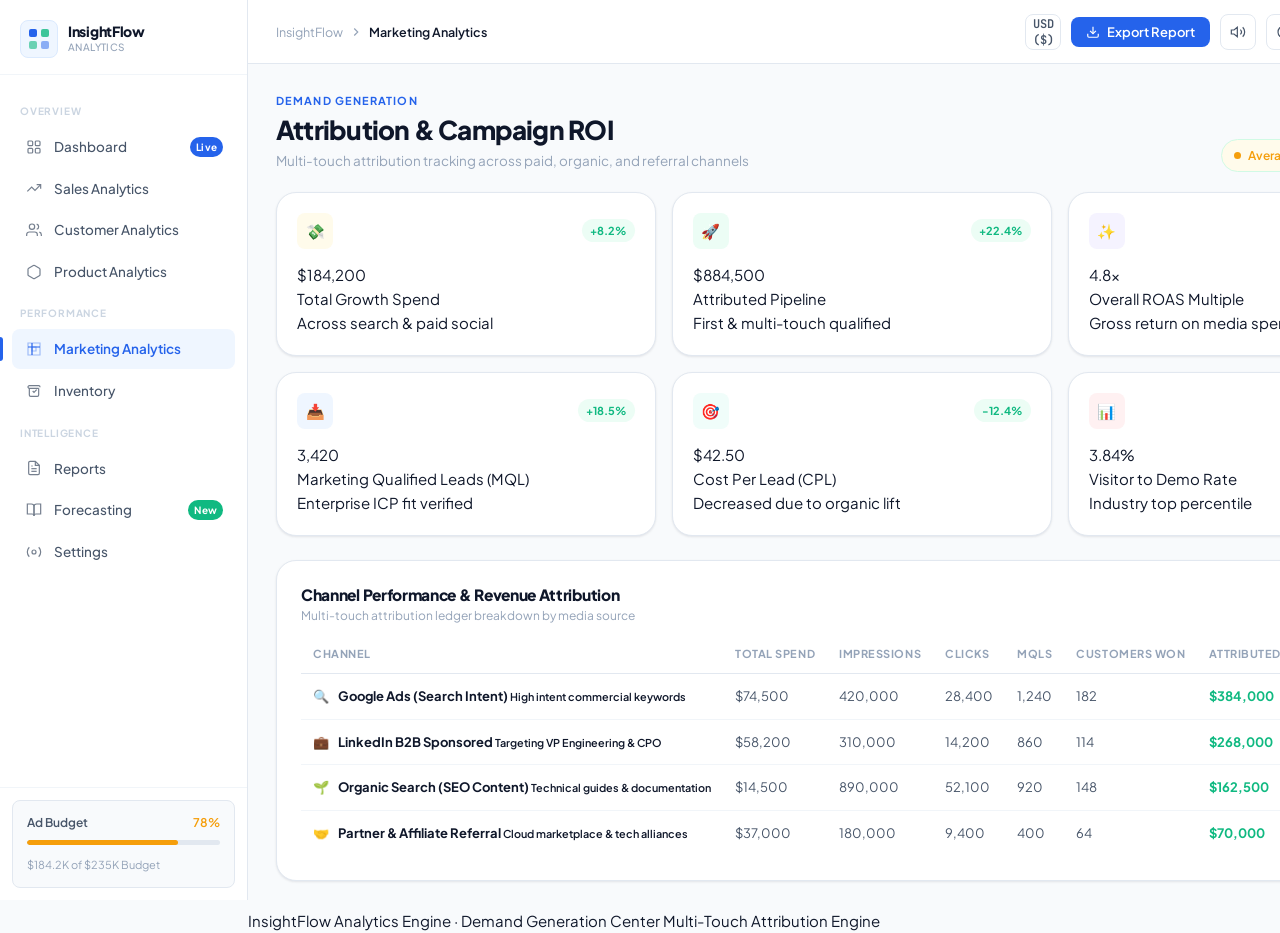
<file: marketing.html>
<!DOCTYPE html>
<html lang="en">
<head>
  <meta charset="UTF-8" />
  <meta name="viewport" content="width=device-width, initial-scale=1.0" />
  <meta name="description" content="Marketing Analytics & Attribution ROI — InsightFlow BI Dashboard" />
  <meta name="theme-color" content="#2563EB" />
  <link rel="icon" type="image/svg+xml" href="favicon.svg" />
  <link rel="manifest" href="manifest.json" />
  <link rel="stylesheet" href="style.css" />
  <link rel="preconnect" href="https://fonts.googleapis.com" />
  <link href="https://fonts.googleapis.com/css2?family=Plus+Jakarta+Sans:wght@300;400;500;600;700;800&family=JetBrains+Mono:wght@400;500&display=swap" rel="stylesheet" />
  <title>Marketing Analytics — InsightFlow Business Intelligence</title>
</head>
<body>
  <a href="#mainContent" class="skip-link">Skip to main content</a>

<!-- ═══════════════════════════════════════════════════════════
     SIDEBAR NAVIGATION
═══════════════════════════════════════════════════════════ -->
<aside class="sidebar" role="navigation" aria-label="Main sidebar navigation">
  <div class="sidebar-logo">
    <div class="logo-icon">
      <svg width="22" height="22" viewBox="0 0 22 22" fill="none">
        <rect x="1" y="1" width="8" height="8" rx="2" fill="#2563EB"/>
        <rect x="13" y="1" width="8" height="8" rx="2" fill="#10B981" opacity="0.8"/>
        <rect x="1" y="13" width="8" height="8" rx="2" fill="#10B981" opacity="0.6"/>
        <rect x="13" y="13" width="8" height="8" rx="2" fill="#2563EB" opacity="0.5"/>
      </svg>
    </div>
    <div class="logo-text">
      <span class="logo-name">InsightFlow</span>
      <span class="logo-sub">Analytics</span>
    </div>
  </div>

  <nav class="sidebar-nav">
    <span class="nav-section-label">Overview</span>

    <a href="index.html" class="nav-item">
      <span class="nav-icon">
        <svg width="16" height="16" viewBox="0 0 24 24" fill="none" stroke="currentColor" stroke-width="1.8"><rect x="3" y="3" width="7" height="7" rx="1.5"/><rect x="14" y="3" width="7" height="7" rx="1.5"/><rect x="3" y="14" width="7" height="7" rx="1.5"/><rect x="14" y="14" width="7" height="7" rx="1.5"/></svg>
      </span>
      <span>Dashboard</span>
      <span class="nav-badge">Live</span>
    </a>

    <a href="sales.html" class="nav-item">
      <span class="nav-icon">
        <svg width="16" height="16" viewBox="0 0 24 24" fill="none" stroke="currentColor" stroke-width="1.8"><polyline points="22 7 13.5 15.5 8.5 10.5 2 17"/><polyline points="16 7 22 7 22 13"/></svg>
      </span>
      <span>Sales Analytics</span>
    </a>

    <a href="customers.html" class="nav-item">
      <span class="nav-icon">
        <svg width="16" height="16" viewBox="0 0 24 24" fill="none" stroke="currentColor" stroke-width="1.8"><path d="M17 21v-2a4 4 0 0 0-4-4H5a4 4 0 0 0-4 4v2"/><circle cx="9" cy="7" r="4"/><path d="M23 21v-2a4 4 0 0 0-3-3.87"/><path d="M16 3.13a4 4 0 0 1 0 7.75"/></svg>
      </span>
      <span>Customer Analytics</span>
    </a>

    <a href="products.html" class="nav-item">
      <span class="nav-icon">
        <svg width="16" height="16" viewBox="0 0 24 24" fill="none" stroke="currentColor" stroke-width="1.8"><path d="M21 16V8a2 2 0 0 0-1-1.73l-7-4a2 2 0 0 0-2 0l-7 4A2 2 0 0 0 3 8v8a2 2 0 0 0 1 1.73l7 4a2 2 0 0 0 2 0l7-4A2 2 0 0 0 21 16z"/></svg>
      </span>
      <span>Product Analytics</span>
    </a>

    <span class="nav-section-label">Performance</span>

    <a href="marketing.html" class="nav-item active">
      <span class="nav-icon">
        <svg width="16" height="16" viewBox="0 0 24 24" fill="none" stroke="currentColor" stroke-width="1.8"><path d="M3 3h18v18H3zM9 9h6v6H9z" opacity="0.4"/><path d="M3 9h18M9 3v18"/></svg>
      </span>
      <span>Marketing Analytics</span>
    </a>

    <a href="inventory.html" class="nav-item">
      <span class="nav-icon">
        <svg width="16" height="16" viewBox="0 0 24 24" fill="none" stroke="currentColor" stroke-width="1.8"><path d="M5 8h14M5 8a2 2 0 0 1-2-2V6a2 2 0 0 1 2-2h14a2 2 0 0 1 2 2v.5"/><path d="M5 8v10a2 2 0 0 0 2 2h10a2 2 0 0 0 2-2V8"/><path d="M10 12l2 2 4-4"/></svg>
      </span>
      <span>Inventory</span>
    </a>

    <span class="nav-section-label">Intelligence</span>

    <a href="reports.html" class="nav-item">
      <span class="nav-icon">
        <svg width="16" height="16" viewBox="0 0 24 24" fill="none" stroke="currentColor" stroke-width="1.8"><path d="M14 2H6a2 2 0 0 0-2 2v16a2 2 0 0 0 2 2h12a2 2 0 0 0 2-2V8z"/><polyline points="14 2 14 8 20 8"/><line x1="16" y1="13" x2="8" y2="13"/><line x1="16" y1="17" x2="8" y2="17"/><line x1="10" y1="9" x2="8" y2="9"/></svg>
      </span>
      <span>Reports</span>
    </a>

    <a href="forecasting.html" class="nav-item">
      <span class="nav-icon">
        <svg width="16" height="16" viewBox="0 0 24 24" fill="none" stroke="currentColor" stroke-width="1.8"><path d="M2 3h6a4 4 0 0 1 4 4v14a3 3 0 0 0-3-3H2z"/><path d="M22 3h-6a4 4 0 0 0-4 4v14a3 3 0 0 1 3-3h7z"/></svg>
      </span>
      <span>Forecasting</span>
      <span class="nav-badge new">New</span>
    </a>

    <a href="settings.html" class="nav-item">
      <span class="nav-icon">
        <svg width="16" height="16" viewBox="0 0 24 24" fill="none" stroke="currentColor" stroke-width="1.8"><circle cx="12" cy="12" r="3"/><path d="M19.07 4.93a10 10 0 0 1 0 14.14M4.93 4.93a10 10 0 0 0 0 14.14"/></svg>
      </span>
      <span>Settings</span>
    </a>
  </nav>

  <div class="sidebar-footer">
    <div class="usage-card">
      <div class="usage-label">
        <span>Ad Budget</span>
        <span class="usage-pct" style="color:var(--amber)">78%</span>
      </div>
      <div class="usage-track">
        <div class="usage-fill" style="width:78%; background:var(--amber)"></div>
      </div>
      <span class="usage-sub">$184.2K of $235K Budget</span>
    </div>
  </div>
</aside>
<div class="sidebar-overlay" id="sidebarOverlay"></div>

<!-- ═══════════════════════════════════════════════════════════
     MAIN CONTENT
═══════════════════════════════════════════════════════════ -->
<main class="main-content" id="mainContent" role="main">

  <!-- TOP NAVIGATION -->
  <header class="topbar">
    <div class="topbar-left">
      <button class="mobile-nav-toggle" id="mobileNavToggle" type="button" aria-label="Toggle Navigation Menu">
        <svg width="20" height="20" viewBox="0 0 24 24" fill="none" stroke="currentColor" stroke-width="2">
          <line x1="3" y1="12" x2="21" y2="12"></line>
          <line x1="3" y1="6" x2="21" y2="6"></line>
          <line x1="3" y1="18" x2="21" y2="18"></line>
        </svg>
      </button>
      <div class="breadcrumb">
        <span class="bc-root">InsightFlow</span>
        <svg width="14" height="14" viewBox="0 0 24 24" fill="none" stroke="currentColor" stroke-width="2"><polyline points="9 18 15 12 9 6"/></svg>
        <span class="bc-current">Marketing Analytics</span>
      </div>
    </div>
    <div class="topbar-right">
      <div class="dropdown currency-wrap">
        <button class="icon-btn currency-btn" id="currencyBtn" type="button" aria-haspopup="true" aria-expanded="false" title="Switch Currency">
          <span class="currency-symbol-label">USD ($)</span>
        </button>
      </div>
      <button class="btn-export" id="exportReportBtn" title="Export printable executive report (PDF)">
        <svg width="14" height="14" viewBox="0 0 24 24" fill="none" stroke="currentColor" stroke-width="2"><path d="M21 15v4a2 2 0 0 1-2 2H5a2 2 0 0 1-2-2v-4"/><polyline points="7 10 12 15 17 10"/><line x1="12" y1="15" x2="12" y2="3"/></svg>
        Export Report
      </button>
      <button class="icon-btn audio-btn" id="audioToggleBtn" title="Toggle Sound Effects" aria-label="Toggle Sound Effects">
        <svg width="16" height="16" viewBox="0 0 24 24" fill="none" stroke="currentColor" stroke-width="1.8"><polygon points="11 5 6 9 2 9 2 15 6 15 11 19 11 5"></polygon><path d="M19.07 4.93a10 10 0 0 1 0 14.14M15.54 8.46a5 5 0 0 1 0 7.07"></path></svg>
      </button>
      <button class="icon-btn darkmode-btn" title="Toggle Dark Mode">
        <svg width="16" height="16" viewBox="0 0 24 24" fill="none" stroke="currentColor" stroke-width="1.8"><path d="M21 12.79A9 9 0 1 1 11.21 3 7 7 0 0 0 21 12.79z"/></svg>
      </button>
      <div class="avatar-wrap">
        <div class="avatar" style="background:#F59E0B">AS</div>
        <div class="avatar-info">
          <span class="avatar-name">Arya Satria</span>
          <span class="avatar-role">Head of Growth</span>
        </div>
      </div>
    </div>
  </header>

  <!-- PAGE HEADER -->
  <section class="page-header">
    <div>
      <div class="page-eyebrow">Demand Generation</div>
      <h1 class="page-title">Attribution & Campaign ROI</h1>
      <p class="page-sub">Multi-touch attribution tracking across paid, organic, and referral channels</p>
    </div>
    <div class="page-header-actions">
      <div class="live-badge" style="background:var(--amber-light); color:var(--amber)">
        <span class="live-dot" style="background:var(--amber)"></span>
        <span>Average ROAS: 4.8x Benchmark</span>
      </div>
    </div>
  </section>

  <!-- KPI CARDS -->
  <section class="kpi-grid">
    <div class="kpi-card" data-kpi="ad_spend">
      <div class="kpi-header">
        <span class="kpi-icon-wrap amber">💸</span>
        <span class="kpi-badge up">+8.2%</span>
      </div>
      <div class="kpi-num" data-prefix="$" data-target="184200">$184,200</div>
      <div class="kpi-lbl">Total Growth Spend</div>
      <div class="kpi-meta">Across search & paid social</div>
    </div>

    <div class="kpi-card" data-kpi="attributed_pipe">
      <div class="kpi-header">
        <span class="kpi-icon-wrap green">🚀</span>
        <span class="kpi-badge up">+22.4%</span>
      </div>
      <div class="kpi-num" data-prefix="$" data-target="884500">$884,500</div>
      <div class="kpi-lbl">Attributed Pipeline</div>
      <div class="kpi-meta">First & multi-touch qualified</div>
    </div>

    <div class="kpi-card" data-kpi="roas_multiple">
      <div class="kpi-header">
        <span class="kpi-icon-wrap purple">✨</span>
        <span class="kpi-badge up">+0.6x</span>
      </div>
      <div class="kpi-num" data-suffix="x" data-target="4.8">4.8x</div>
      <div class="kpi-lbl">Overall ROAS Multiple</div>
      <div class="kpi-meta">Gross return on media spend</div>
    </div>

    <div class="kpi-card" data-kpi="qualified_leads">
      <div class="kpi-header">
        <span class="kpi-icon-wrap blue">📥</span>
        <span class="kpi-badge up">+18.5%</span>
      </div>
      <div class="kpi-num" data-target="3420">3,420</div>
      <div class="kpi-lbl">Marketing Qualified Leads (MQL)</div>
      <div class="kpi-meta">Enterprise ICP fit verified</div>
    </div>

    <div class="kpi-card" data-kpi="cost_per_acq">
      <div class="kpi-header">
        <span class="kpi-icon-wrap teal">🎯</span>
        <span class="kpi-badge up">-12.4%</span>
      </div>
      <div class="kpi-num" data-prefix="$" data-target="42.50">$42.50</div>
      <div class="kpi-lbl">Cost Per Lead (CPL)</div>
      <div class="kpi-meta">Decreased due to organic lift</div>
    </div>

    <div class="kpi-card" data-kpi="funnel_conversion">
      <div class="kpi-header">
        <span class="kpi-icon-wrap rose">📊</span>
        <span class="kpi-badge up">+0.4%</span>
      </div>
      <div class="kpi-num" data-suffix="%" data-target="3.84">3.84%</div>
      <div class="kpi-lbl">Visitor to Demo Rate</div>
      <div class="kpi-meta">Industry top percentile</div>
    </div>
  </section>

  <!-- CHANNELS ROI ATTRIBUTION TABLE -->
  <div style="padding: 0 28px 28px;">
    <div class="card table-card">
      <div class="card-header">
        <div>
          <h2 class="card-title">Channel Performance & Revenue Attribution</h2>
          <p class="card-sub">Multi-touch attribution ledger breakdown by media source</p>
        </div>
      </div>
      <div class="table-wrap">
        <table class="data-table">
          <thead>
            <tr>
              <th>Channel</th>
              <th>Total Spend</th>
              <th>Impressions</th>
              <th>Clicks</th>
              <th>MQLs</th>
              <th>Customers Won</th>
              <th>Attributed Revenue</th>
              <th>ROAS</th>
            </tr>
          </thead>
          <tbody>
            <tr>
              <td>
                <div class="product-cell">
                  <div class="product-thumb">🔍</div>
                  <div>
                    <span style="font-weight:700;">Google Ads (Search Intent)</span>
                    <small>High intent commercial keywords</small>
                  </div>
                </div>
              </td>
              <td>$74,500</td>
              <td>420,000</td>
              <td>28,400</td>
              <td>1,240</td>
              <td>182</td>
              <td style="font-weight:700; color:var(--green);">$384,000</td>
              <td><span class="cat-badge" style="background:var(--green-light); color:var(--green); font-weight:700;">5.15x</span></td>
            </tr>

            <tr>
              <td>
                <div class="product-cell">
                  <div class="product-thumb">💼</div>
                  <div>
                    <span style="font-weight:700;">LinkedIn B2B Sponsored</span>
                    <small>Targeting VP Engineering & CPO</small>
                  </div>
                </div>
              </td>
              <td>$58,200</td>
              <td>310,000</td>
              <td>14,200</td>
              <td>860</td>
              <td>114</td>
              <td style="font-weight:700; color:var(--green);">$268,000</td>
              <td><span class="cat-badge" style="background:var(--green-light); color:var(--green); font-weight:700;">4.60x</span></td>
            </tr>

            <tr>
              <td>
                <div class="product-cell">
                  <div class="product-thumb">🌱</div>
                  <div>
                    <span style="font-weight:700;">Organic Search (SEO Content)</span>
                    <small>Technical guides & documentation</small>
                  </div>
                </div>
              </td>
              <td>$14,500</td>
              <td>890,000</td>
              <td>52,100</td>
              <td>920</td>
              <td>148</td>
              <td style="font-weight:700; color:var(--green);">$162,500</td>
              <td><span class="cat-badge" style="background:var(--green-light); color:var(--green); font-weight:700;">11.2x</span></td>
            </tr>

            <tr>
              <td>
                <div class="product-cell">
                  <div class="product-thumb">🤝</div>
                  <div>
                    <span style="font-weight:700;">Partner & Affiliate Referral</span>
                    <small>Cloud marketplace & tech alliances</small>
                  </div>
                </div>
              </td>
              <td>$37,000</td>
              <td>180,000</td>
              <td>9,400</td>
              <td>400</td>
              <td>64</td>
              <td style="font-weight:700; color:var(--green);">$70,000</td>
              <td><span class="cat-badge" style="background:var(--blue-light); color:var(--blue); font-weight:700;">1.89x</span></td>
            </tr>
          </tbody>
        </table>
      </div>
    </div>
  </div>

  <footer class="main-footer">
    <span>InsightFlow Analytics Engine · Demand Generation Center</span>
    <span>Multi-Touch Attribution Engine</span>
  </footer>
</main>

<script src="app.js"></script>
</body>
</html>
</file>
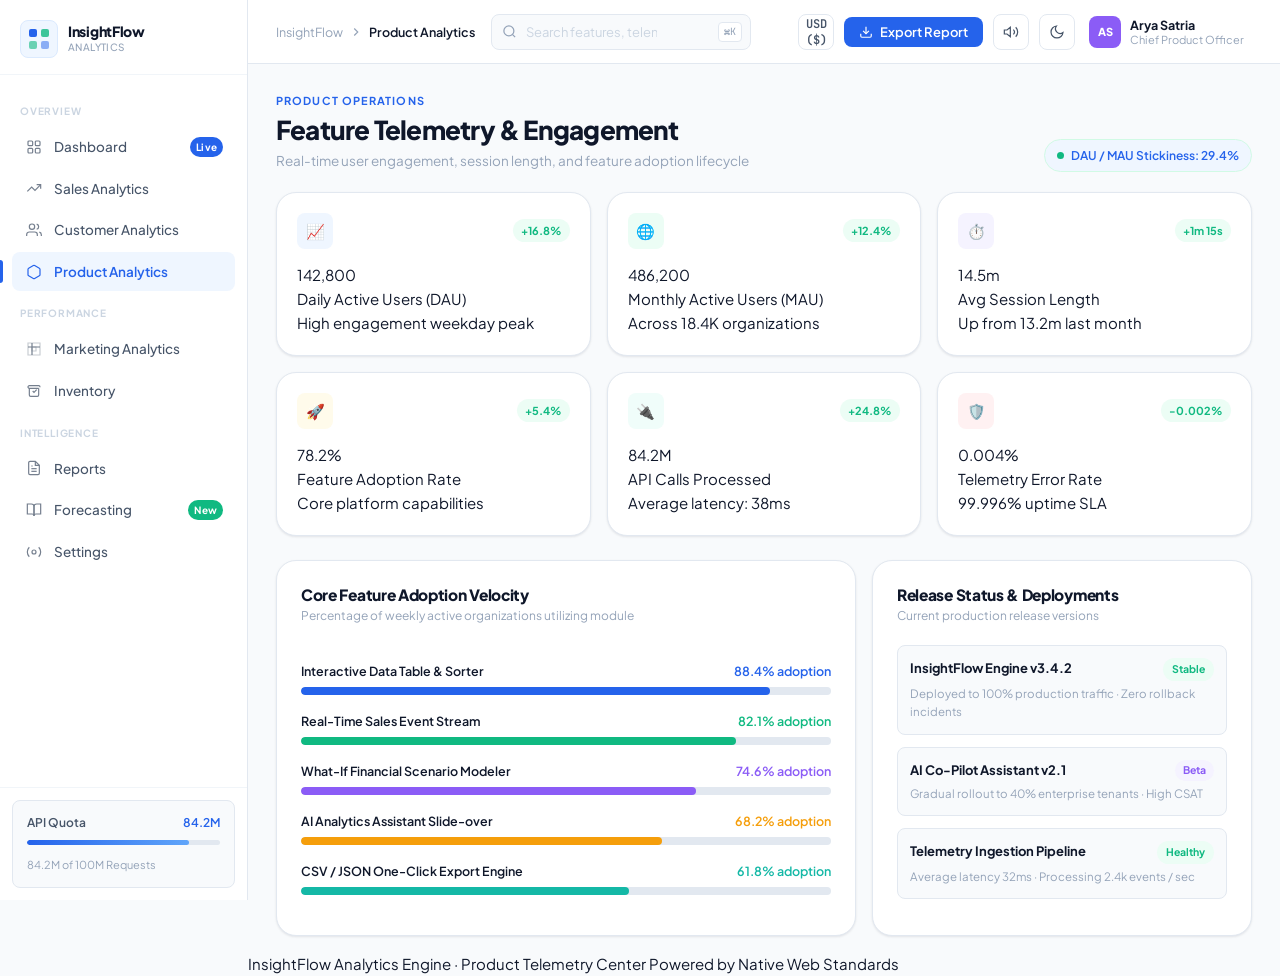
<file: products.html>
<!DOCTYPE html>
<html lang="en">
<head>
  <meta charset="UTF-8" />
  <meta name="viewport" content="width=device-width, initial-scale=1.0" />
  <meta name="description" content="Product Analytics & Feature Telemetry — InsightFlow BI Dashboard" />
  <meta name="theme-color" content="#2563EB" />
  <link rel="icon" type="image/svg+xml" href="favicon.svg" />
  <link rel="manifest" href="manifest.json" />
  <link rel="stylesheet" href="style.css" />
  <link rel="preconnect" href="https://fonts.googleapis.com" />
  <link href="https://fonts.googleapis.com/css2?family=Plus+Jakarta+Sans:wght@300;400;500;600;700;800&family=JetBrains+Mono:wght@400;500&display=swap" rel="stylesheet" />
  <title>Product Analytics — InsightFlow Business Intelligence</title>
</head>
<body>
  <a href="#mainContent" class="skip-link">Skip to main content</a>

<!-- ═══════════════════════════════════════════════════════════
     SIDEBAR NAVIGATION
═══════════════════════════════════════════════════════════ -->
<aside class="sidebar" role="navigation" aria-label="Main sidebar navigation">
  <div class="sidebar-logo">
    <div class="logo-icon">
      <svg width="22" height="22" viewBox="0 0 22 22" fill="none">
        <rect x="1" y="1" width="8" height="8" rx="2" fill="#2563EB"/>
        <rect x="13" y="1" width="8" height="8" rx="2" fill="#10B981" opacity="0.8"/>
        <rect x="1" y="13" width="8" height="8" rx="2" fill="#10B981" opacity="0.6"/>
        <rect x="13" y="13" width="8" height="8" rx="2" fill="#2563EB" opacity="0.5"/>
      </svg>
    </div>
    <div class="logo-text">
      <span class="logo-name">InsightFlow</span>
      <span class="logo-sub">Analytics</span>
    </div>
  </div>

  <nav class="sidebar-nav">
    <span class="nav-section-label">Overview</span>

    <a href="index.html" class="nav-item">
      <span class="nav-icon">
        <svg width="16" height="16" viewBox="0 0 24 24" fill="none" stroke="currentColor" stroke-width="1.8"><rect x="3" y="3" width="7" height="7" rx="1.5"/><rect x="14" y="3" width="7" height="7" rx="1.5"/><rect x="3" y="14" width="7" height="7" rx="1.5"/><rect x="14" y="14" width="7" height="7" rx="1.5"/></svg>
      </span>
      <span>Dashboard</span>
      <span class="nav-badge">Live</span>
    </a>

    <a href="sales.html" class="nav-item">
      <span class="nav-icon">
        <svg width="16" height="16" viewBox="0 0 24 24" fill="none" stroke="currentColor" stroke-width="1.8"><polyline points="22 7 13.5 15.5 8.5 10.5 2 17"/><polyline points="16 7 22 7 22 13"/></svg>
      </span>
      <span>Sales Analytics</span>
    </a>

    <a href="customers.html" class="nav-item">
      <span class="nav-icon">
        <svg width="16" height="16" viewBox="0 0 24 24" fill="none" stroke="currentColor" stroke-width="1.8"><path d="M17 21v-2a4 4 0 0 0-4-4H5a4 4 0 0 0-4 4v2"/><circle cx="9" cy="7" r="4"/><path d="M23 21v-2a4 4 0 0 0-3-3.87"/><path d="M16 3.13a4 4 0 0 1 0 7.75"/></svg>
      </span>
      <span>Customer Analytics</span>
    </a>

    <a href="products.html" class="nav-item active">
      <span class="nav-icon">
        <svg width="16" height="16" viewBox="0 0 24 24" fill="none" stroke="currentColor" stroke-width="1.8"><path d="M21 16V8a2 2 0 0 0-1-1.73l-7-4a2 2 0 0 0-2 0l-7 4A2 2 0 0 0 3 8v8a2 2 0 0 0 1 1.73l7 4a2 2 0 0 0 2 0l7-4A2 2 0 0 0 21 16z"/></svg>
      </span>
      <span>Product Analytics</span>
    </a>

    <span class="nav-section-label">Performance</span>

    <a href="marketing.html" class="nav-item">
      <span class="nav-icon">
        <svg width="16" height="16" viewBox="0 0 24 24" fill="none" stroke="currentColor" stroke-width="1.8"><path d="M3 3h18v18H3zM9 9h6v6H9z" opacity="0.4"/><path d="M3 9h18M9 3v18"/></svg>
      </span>
      <span>Marketing Analytics</span>
    </a>

    <a href="inventory.html" class="nav-item">
      <span class="nav-icon">
        <svg width="16" height="16" viewBox="0 0 24 24" fill="none" stroke="currentColor" stroke-width="1.8"><path d="M5 8h14M5 8a2 2 0 0 1-2-2V6a2 2 0 0 1 2-2h14a2 2 0 0 1 2 2v.5"/><path d="M5 8v10a2 2 0 0 0 2 2h10a2 2 0 0 0 2-2V8"/><path d="M10 12l2 2 4-4"/></svg>
      </span>
      <span>Inventory</span>
    </a>

    <span class="nav-section-label">Intelligence</span>

    <a href="reports.html" class="nav-item">
      <span class="nav-icon">
        <svg width="16" height="16" viewBox="0 0 24 24" fill="none" stroke="currentColor" stroke-width="1.8"><path d="M14 2H6a2 2 0 0 0-2 2v16a2 2 0 0 0 2 2h12a2 2 0 0 0 2-2V8z"/><polyline points="14 2 14 8 20 8"/><line x1="16" y1="13" x2="8" y2="13"/><line x1="16" y1="17" x2="8" y2="17"/><line x1="10" y1="9" x2="8" y2="9"/></svg>
      </span>
      <span>Reports</span>
    </a>

    <a href="forecasting.html" class="nav-item">
      <span class="nav-icon">
        <svg width="16" height="16" viewBox="0 0 24 24" fill="none" stroke="currentColor" stroke-width="1.8"><path d="M2 3h6a4 4 0 0 1 4 4v14a3 3 0 0 0-3-3H2z"/><path d="M22 3h-6a4 4 0 0 0-4 4v14a3 3 0 0 1 3-3h7z"/></svg>
      </span>
      <span>Forecasting</span>
      <span class="nav-badge new">New</span>
    </a>

    <a href="settings.html" class="nav-item">
      <span class="nav-icon">
        <svg width="16" height="16" viewBox="0 0 24 24" fill="none" stroke="currentColor" stroke-width="1.8"><circle cx="12" cy="12" r="3"/><path d="M19.07 4.93a10 10 0 0 1 0 14.14M4.93 4.93a10 10 0 0 0 0 14.14"/></svg>
      </span>
      <span>Settings</span>
    </a>
  </nav>

  <div class="sidebar-footer">
    <div class="usage-card">
      <div class="usage-label">
        <span>API Quota</span>
        <span class="usage-pct" style="color:var(--blue)">84.2M</span>
      </div>
      <div class="usage-track">
        <div class="usage-fill" style="width:84%"></div>
      </div>
      <span class="usage-sub">84.2M of 100M Requests</span>
    </div>
  </div>
</aside>
<div class="sidebar-overlay" id="sidebarOverlay"></div>

<!-- ═══════════════════════════════════════════════════════════
     MAIN CONTENT
═══════════════════════════════════════════════════════════ -->
<main class="main-content" id="mainContent" role="main">

  <!-- TOP NAVIGATION -->
  <header class="topbar">
    <div class="topbar-left">
      <button class="mobile-nav-toggle" id="mobileNavToggle" type="button" aria-label="Toggle Navigation Menu">
        <svg width="20" height="20" viewBox="0 0 24 24" fill="none" stroke="currentColor" stroke-width="2">
          <line x1="3" y1="12" x2="21" y2="12"></line>
          <line x1="3" y1="6" x2="21" y2="6"></line>
          <line x1="3" y1="18" x2="21" y2="18"></line>
        </svg>
      </button>
      <div class="breadcrumb">
        <span class="bc-root">InsightFlow</span>
        <svg width="14" height="14" viewBox="0 0 24 24" fill="none" stroke="currentColor" stroke-width="2"><polyline points="9 18 15 12 9 6"/></svg>
        <span class="bc-current">Product Analytics</span>
      </div>
      <div class="search-wrap">
        <svg class="search-ico" width="15" height="15" viewBox="0 0 24 24" fill="none" stroke="currentColor" stroke-width="2"><circle cx="11" cy="11" r="8"/><line x1="21" y1="21" x2="16.65" y2="16.65"/></svg>
        <input class="search-input" type="search" placeholder="Search features, telemetry, SKUs…" />
        <kbd class="search-kbd">⌘K</kbd>
      </div>
    </div>
    <div class="topbar-right">
      <div class="dropdown currency-wrap">
        <button class="icon-btn currency-btn" id="currencyBtn" type="button" aria-haspopup="true" aria-expanded="false" title="Switch Currency">
          <span class="currency-symbol-label">USD ($)</span>
        </button>
      </div>
      <button class="btn-export" id="exportReportBtn" title="Export printable executive report (PDF)">
        <svg width="14" height="14" viewBox="0 0 24 24" fill="none" stroke="currentColor" stroke-width="2"><path d="M21 15v4a2 2 0 0 1-2 2H5a2 2 0 0 1-2-2v-4"/><polyline points="7 10 12 15 17 10"/><line x1="12" y1="15" x2="12" y2="3"/></svg>
        Export Report
      </button>
      <button class="icon-btn audio-btn" id="audioToggleBtn" title="Toggle Sound Effects" aria-label="Toggle Sound Effects">
        <svg width="16" height="16" viewBox="0 0 24 24" fill="none" stroke="currentColor" stroke-width="1.8"><polygon points="11 5 6 9 2 9 2 15 6 15 11 19 11 5"></polygon><path d="M19.07 4.93a10 10 0 0 1 0 14.14M15.54 8.46a5 5 0 0 1 0 7.07"></path></svg>
      </button>
      <button class="icon-btn darkmode-btn" title="Toggle Dark Mode">
        <svg width="16" height="16" viewBox="0 0 24 24" fill="none" stroke="currentColor" stroke-width="1.8"><path d="M21 12.79A9 9 0 1 1 11.21 3 7 7 0 0 0 21 12.79z"/></svg>
      </button>
      <div class="avatar-wrap">
        <div class="avatar" style="background:#8B5CF6">AS</div>
        <div class="avatar-info">
          <span class="avatar-name">Arya Satria</span>
          <span class="avatar-role">Chief Product Officer</span>
        </div>
      </div>
    </div>
  </header>

  <!-- PAGE HEADER -->
  <section class="page-header">
    <div>
      <div class="page-eyebrow">Product Operations</div>
      <h1 class="page-title">Feature Telemetry & Engagement</h1>
      <p class="page-sub">Real-time user engagement, session length, and feature adoption lifecycle</p>
    </div>
    <div class="page-header-actions">
      <div class="live-badge" style="background:var(--blue-light); color:var(--blue)">
        <span class="live-dot"></span>
        <span>DAU / MAU Stickiness: 29.4%</span>
      </div>
    </div>
  </section>

  <!-- KPI CARDS -->
  <section class="kpi-grid">
    <div class="kpi-card" data-kpi="daily_active">
      <div class="kpi-header">
        <span class="kpi-icon-wrap blue">📈</span>
        <span class="kpi-badge up">+16.8%</span>
      </div>
      <div class="kpi-num" data-target="142800">142,800</div>
      <div class="kpi-lbl">Daily Active Users (DAU)</div>
      <div class="kpi-meta">High engagement weekday peak</div>
    </div>

    <div class="kpi-card" data-kpi="monthly_active">
      <div class="kpi-header">
        <span class="kpi-icon-wrap green">🌐</span>
        <span class="kpi-badge up">+12.4%</span>
      </div>
      <div class="kpi-num" data-target="486200">486,200</div>
      <div class="kpi-lbl">Monthly Active Users (MAU)</div>
      <div class="kpi-meta">Across 18.4K organizations</div>
    </div>

    <div class="kpi-card" data-kpi="session_duration">
      <div class="kpi-header">
        <span class="kpi-icon-wrap purple">⏱️</span>
        <span class="kpi-badge up">+1m 15s</span>
      </div>
      <div class="kpi-num" data-suffix="m" data-target="14.5">14.5m</div>
      <div class="kpi-lbl">Avg Session Length</div>
      <div class="kpi-meta">Up from 13.2m last month</div>
    </div>

    <div class="kpi-card" data-kpi="feature_adoption">
      <div class="kpi-header">
        <span class="kpi-icon-wrap amber">🚀</span>
        <span class="kpi-badge up">+5.4%</span>
      </div>
      <div class="kpi-num" data-suffix="%" data-target="78.2">78.2%</div>
      <div class="kpi-lbl">Feature Adoption Rate</div>
      <div class="kpi-meta">Core platform capabilities</div>
    </div>

    <div class="kpi-card" data-kpi="api_volume">
      <div class="kpi-header">
        <span class="kpi-icon-wrap teal">🔌</span>
        <span class="kpi-badge up">+24.8%</span>
      </div>
      <div class="kpi-num" data-suffix="M" data-target="84.2">84.2M</div>
      <div class="kpi-lbl">API Calls Processed</div>
      <div class="kpi-meta">Average latency: 38ms</div>
    </div>

    <div class="kpi-card" data-kpi="error_rate">
      <div class="kpi-header">
        <span class="kpi-icon-wrap rose">🛡️</span>
        <span class="kpi-badge up">-0.002%</span>
      </div>
      <div class="kpi-num" data-suffix="%" data-target="0.004">0.004%</div>
      <div class="kpi-lbl">Telemetry Error Rate</div>
      <div class="kpi-meta">99.996% uptime SLA</div>
    </div>
  </section>

  <!-- FEATURE USAGE ADOPTION METRICS -->
  <div class="two-col-section">
    <div class="card chart-card">
      <div class="card-header">
        <div>
          <h2 class="card-title">Core Feature Adoption Velocity</h2>
          <p class="card-sub">Percentage of weekly active organizations utilizing module</p>
        </div>
      </div>
      <div style="padding:16px 0; display:flex; flex-direction:column; gap:16px;">
        <div>
          <div style="display:flex; justify-content:space-between; font-size:12.5px; font-weight:600; margin-bottom:6px;">
            <span>Interactive Data Table & Sorter</span>
            <span style="color:var(--blue);">88.4% adoption</span>
          </div>
          <div style="height:8px; background:var(--border); border-radius:99px; overflow:hidden;">
            <div style="width:88.4%; height:100%; background:var(--blue); border-radius:99px;"></div>
          </div>
        </div>

        <div>
          <div style="display:flex; justify-content:space-between; font-size:12.5px; font-weight:600; margin-bottom:6px;">
            <span>Real-Time Sales Event Stream</span>
            <span style="color:var(--green);">82.1% adoption</span>
          </div>
          <div style="height:8px; background:var(--border); border-radius:99px; overflow:hidden;">
            <div style="width:82.1%; height:100%; background:var(--green); border-radius:99px;"></div>
          </div>
        </div>

        <div>
          <div style="display:flex; justify-content:space-between; font-size:12.5px; font-weight:600; margin-bottom:6px;">
            <span>What-If Financial Scenario Modeler</span>
            <span style="color:var(--purple);">74.6% adoption</span>
          </div>
          <div style="height:8px; background:var(--border); border-radius:99px; overflow:hidden;">
            <div style="width:74.6%; height:100%; background:var(--purple); border-radius:99px;"></div>
          </div>
        </div>

        <div>
          <div style="display:flex; justify-content:space-between; font-size:12.5px; font-weight:600; margin-bottom:6px;">
            <span>AI Analytics Assistant Slide-over</span>
            <span style="color:var(--amber);">68.2% adoption</span>
          </div>
          <div style="height:8px; background:var(--border); border-radius:99px; overflow:hidden;">
            <div style="width:68.2%; height:100%; background:var(--amber); border-radius:99px;"></div>
          </div>
        </div>

        <div>
          <div style="display:flex; justify-content:space-between; font-size:12.5px; font-weight:600; margin-bottom:6px;">
            <span>CSV / JSON One-Click Export Engine</span>
            <span style="color:var(--teal);">61.8% adoption</span>
          </div>
          <div style="height:8px; background:var(--border); border-radius:99px; overflow:hidden;">
            <div style="width:61.8%; height:100%; background:var(--teal); border-radius:99px;"></div>
          </div>
        </div>
      </div>
    </div>

    <!-- Product Version Status -->
    <div class="card">
      <div class="card-header">
        <div>
          <h2 class="card-title">Release Status & Deployments</h2>
          <p class="card-sub">Current production release versions</p>
        </div>
      </div>
      <div style="display:flex; flex-direction:column; gap:12px; margin-top:8px;">
        <div style="padding:12px; background:var(--bg); border:1px solid var(--border); border-radius:var(--radius-sm);">
          <div style="display:flex; justify-content:space-between; margin-bottom:4px;">
            <span style="font-weight:700; font-size:13px;">InsightFlow Engine v3.4.2</span>
            <span class="status-badge active">Stable</span>
          </div>
          <div style="font-size:11.5px; color:var(--text-muted);">Deployed to 100% production traffic · Zero rollback incidents</div>
        </div>

        <div style="padding:12px; background:var(--bg); border:1px solid var(--border); border-radius:var(--radius-sm);">
          <div style="display:flex; justify-content:space-between; margin-bottom:4px;">
            <span style="font-weight:700; font-size:13px;">AI Co-Pilot Assistant v2.1</span>
            <span class="cat-badge" style="background:var(--purple-light); color:var(--purple);">Beta</span>
          </div>
          <div style="font-size:11.5px; color:var(--text-muted);">Gradual rollout to 40% enterprise tenants · High CSAT</div>
        </div>

        <div style="padding:12px; background:var(--bg); border:1px solid var(--border); border-radius:var(--radius-sm);">
          <div style="display:flex; justify-content:space-between; margin-bottom:4px;">
            <span style="font-weight:700; font-size:13px;">Telemetry Ingestion Pipeline</span>
            <span class="status-badge active">Healthy</span>
          </div>
          <div style="font-size:11.5px; color:var(--text-muted);">Average latency 32ms · Processing 2.4k events / sec</div>
        </div>
      </div>
    </div>
  </div>

  <footer class="main-footer">
    <span>InsightFlow Analytics Engine · Product Telemetry Center</span>
    <span>Powered by Native Web Standards</span>
  </footer>
</main>

<script src="app.js"></script>
</body>
</html>
</file>
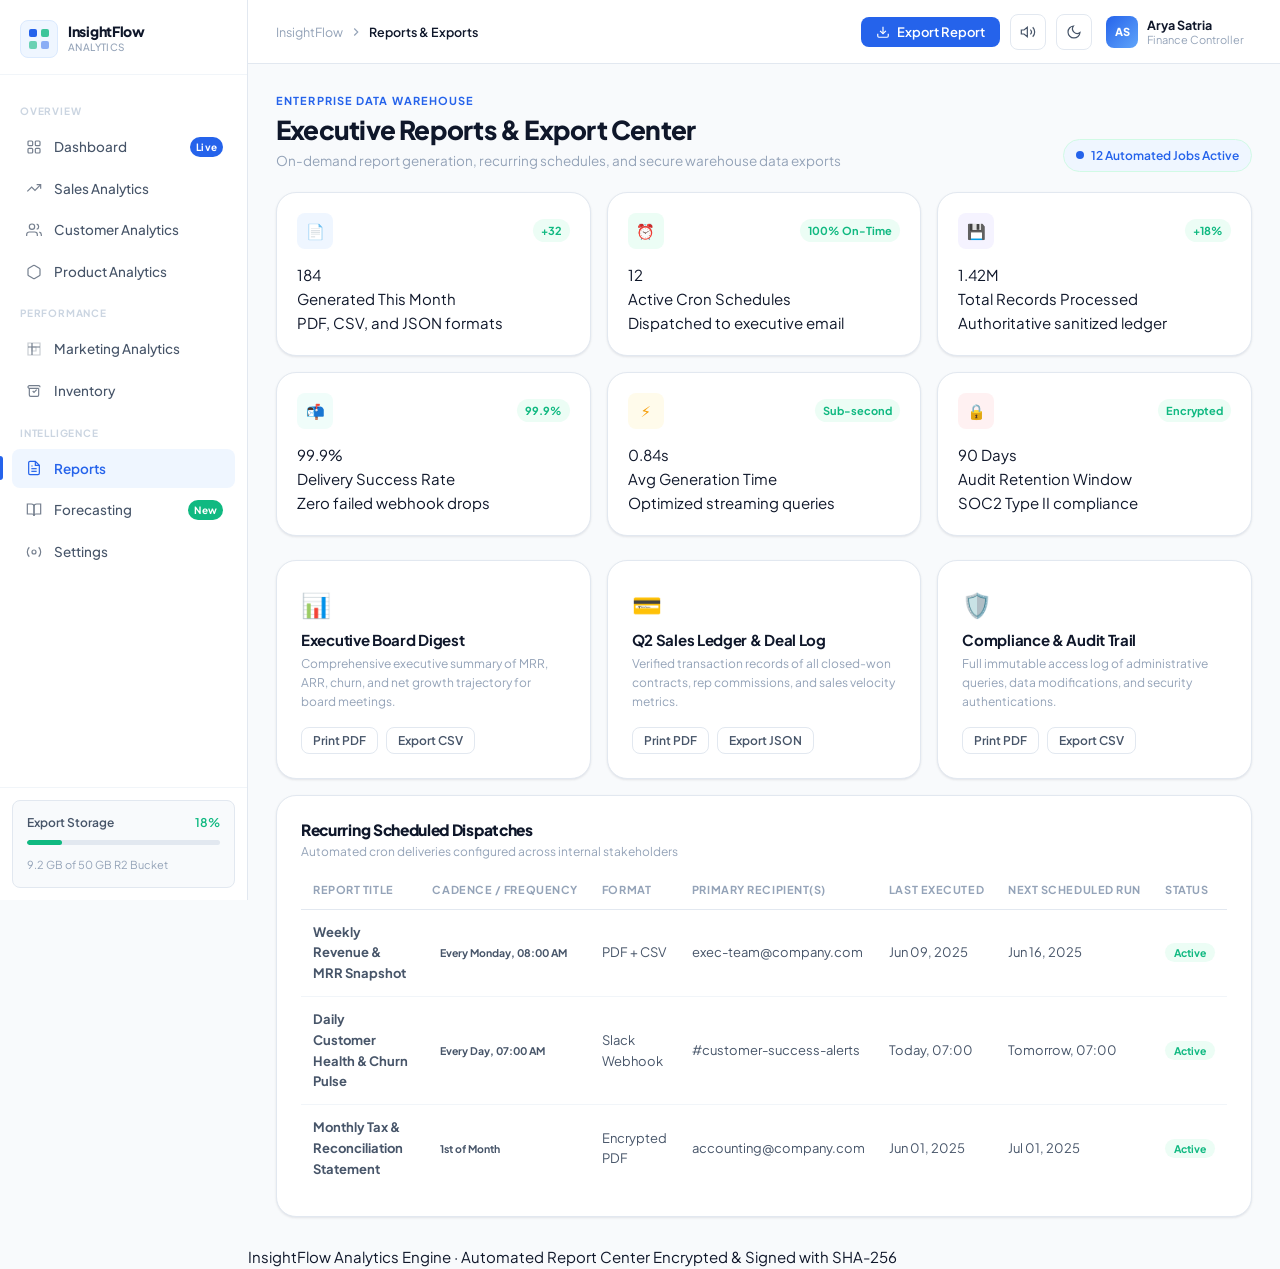
<file: reports.html>
<!DOCTYPE html>
<html lang="en">
<head>
  <meta charset="UTF-8" />
  <meta name="viewport" content="width=device-width, initial-scale=1.0" />
  <meta name="description" content="Executive Reports & Export Center — InsightFlow BI Dashboard" />
  <meta name="theme-color" content="#2563EB" />
  <link rel="icon" type="image/svg+xml" href="favicon.svg" />
  <link rel="manifest" href="manifest.json" />
  <link rel="stylesheet" href="style.css" />
  <link rel="preconnect" href="https://fonts.googleapis.com" />
  <link href="https://fonts.googleapis.com/css2?family=Plus+Jakarta+Sans:wght@300;400;500;600;700;800&family=JetBrains+Mono:wght@400;500&display=swap" rel="stylesheet" />
  <title>Reports & Exports — InsightFlow Business Intelligence</title>
</head>
<body>
  <a href="#mainContent" class="skip-link">Skip to main content</a>

<!-- ═══════════════════════════════════════════════════════════
     SIDEBAR NAVIGATION
═══════════════════════════════════════════════════════════ -->
<aside class="sidebar" role="navigation" aria-label="Main sidebar navigation">
  <div class="sidebar-logo">
    <div class="logo-icon">
      <svg width="22" height="22" viewBox="0 0 22 22" fill="none">
        <rect x="1" y="1" width="8" height="8" rx="2" fill="#2563EB"/>
        <rect x="13" y="1" width="8" height="8" rx="2" fill="#10B981" opacity="0.8"/>
        <rect x="1" y="13" width="8" height="8" rx="2" fill="#10B981" opacity="0.6"/>
        <rect x="13" y="13" width="8" height="8" rx="2" fill="#2563EB" opacity="0.5"/>
      </svg>
    </div>
    <div class="logo-text">
      <span class="logo-name">InsightFlow</span>
      <span class="logo-sub">Analytics</span>
    </div>
  </div>

  <nav class="sidebar-nav">
    <span class="nav-section-label">Overview</span>

    <a href="index.html" class="nav-item">
      <span class="nav-icon">
        <svg width="16" height="16" viewBox="0 0 24 24" fill="none" stroke="currentColor" stroke-width="1.8"><rect x="3" y="3" width="7" height="7" rx="1.5"/><rect x="14" y="3" width="7" height="7" rx="1.5"/><rect x="3" y="14" width="7" height="7" rx="1.5"/><rect x="14" y="14" width="7" height="7" rx="1.5"/></svg>
      </span>
      <span>Dashboard</span>
      <span class="nav-badge">Live</span>
    </a>

    <a href="sales.html" class="nav-item">
      <span class="nav-icon">
        <svg width="16" height="16" viewBox="0 0 24 24" fill="none" stroke="currentColor" stroke-width="1.8"><polyline points="22 7 13.5 15.5 8.5 10.5 2 17"/><polyline points="16 7 22 7 22 13"/></svg>
      </span>
      <span>Sales Analytics</span>
    </a>

    <a href="customers.html" class="nav-item">
      <span class="nav-icon">
        <svg width="16" height="16" viewBox="0 0 24 24" fill="none" stroke="currentColor" stroke-width="1.8"><path d="M17 21v-2a4 4 0 0 0-4-4H5a4 4 0 0 0-4 4v2"/><circle cx="9" cy="7" r="4"/><path d="M23 21v-2a4 4 0 0 0-3-3.87"/><path d="M16 3.13a4 4 0 0 1 0 7.75"/></svg>
      </span>
      <span>Customer Analytics</span>
    </a>

    <a href="products.html" class="nav-item">
      <span class="nav-icon">
        <svg width="16" height="16" viewBox="0 0 24 24" fill="none" stroke="currentColor" stroke-width="1.8"><path d="M21 16V8a2 2 0 0 0-1-1.73l-7-4a2 2 0 0 0-2 0l-7 4A2 2 0 0 0 3 8v8a2 2 0 0 0 1 1.73l7 4a2 2 0 0 0 2 0l7-4A2 2 0 0 0 21 16z"/></svg>
      </span>
      <span>Product Analytics</span>
    </a>

    <span class="nav-section-label">Performance</span>

    <a href="marketing.html" class="nav-item">
      <span class="nav-icon">
        <svg width="16" height="16" viewBox="0 0 24 24" fill="none" stroke="currentColor" stroke-width="1.8"><path d="M3 3h18v18H3zM9 9h6v6H9z" opacity="0.4"/><path d="M3 9h18M9 3v18"/></svg>
      </span>
      <span>Marketing Analytics</span>
    </a>

    <a href="inventory.html" class="nav-item">
      <span class="nav-icon">
        <svg width="16" height="16" viewBox="0 0 24 24" fill="none" stroke="currentColor" stroke-width="1.8"><path d="M5 8h14M5 8a2 2 0 0 1-2-2V6a2 2 0 0 1 2-2h14a2 2 0 0 1 2 2v.5"/><path d="M5 8v10a2 2 0 0 0 2 2h10a2 2 0 0 0 2-2V8"/><path d="M10 12l2 2 4-4"/></svg>
      </span>
      <span>Inventory</span>
    </a>

    <span class="nav-section-label">Intelligence</span>

    <a href="reports.html" class="nav-item active">
      <span class="nav-icon">
        <svg width="16" height="16" viewBox="0 0 24 24" fill="none" stroke="currentColor" stroke-width="1.8"><path d="M14 2H6a2 2 0 0 0-2 2v16a2 2 0 0 0 2 2h12a2 2 0 0 0 2-2V8z"/><polyline points="14 2 14 8 20 8"/><line x1="16" y1="13" x2="8" y2="13"/><line x1="16" y1="17" x2="8" y2="17"/><line x1="10" y1="9" x2="8" y2="9"/></svg>
      </span>
      <span>Reports</span>
    </a>

    <a href="forecasting.html" class="nav-item">
      <span class="nav-icon">
        <svg width="16" height="16" viewBox="0 0 24 24" fill="none" stroke="currentColor" stroke-width="1.8"><path d="M2 3h6a4 4 0 0 1 4 4v14a3 3 0 0 0-3-3H2z"/><path d="M22 3h-6a4 4 0 0 0-4 4v14a3 3 0 0 1 3-3h7z"/></svg>
      </span>
      <span>Forecasting</span>
      <span class="nav-badge new">New</span>
    </a>

    <a href="settings.html" class="nav-item">
      <span class="nav-icon">
        <svg width="16" height="16" viewBox="0 0 24 24" fill="none" stroke="currentColor" stroke-width="1.8"><circle cx="12" cy="12" r="3"/><path d="M19.07 4.93a10 10 0 0 1 0 14.14M4.93 4.93a10 10 0 0 0 0 14.14"/></svg>
      </span>
      <span>Settings</span>
    </a>
  </nav>

  <div class="sidebar-footer">
    <div class="usage-card">
      <div class="usage-label">
        <span>Export Storage</span>
        <span class="usage-pct" style="color:var(--green)">18%</span>
      </div>
      <div class="usage-track">
        <div class="usage-fill" style="width:18%; background:var(--green)"></div>
      </div>
      <span class="usage-sub">9.2 GB of 50 GB R2 Bucket</span>
    </div>
  </div>
</aside>
<div class="sidebar-overlay" id="sidebarOverlay"></div>

<!-- ═══════════════════════════════════════════════════════════
     MAIN CONTENT
═══════════════════════════════════════════════════════════ -->
<main class="main-content" id="mainContent" role="main">

  <!-- TOP NAVIGATION -->
  <header class="topbar">
    <div class="topbar-left">
      <button class="mobile-nav-toggle" id="mobileNavToggle" type="button" aria-label="Toggle Navigation Menu">
        <svg width="20" height="20" viewBox="0 0 24 24" fill="none" stroke="currentColor" stroke-width="2">
          <line x1="3" y1="12" x2="21" y2="12"></line>
          <line x1="3" y1="6" x2="21" y2="6"></line>
          <line x1="3" y1="18" x2="21" y2="18"></line>
        </svg>
      </button>
      <div class="breadcrumb">
        <span class="bc-root">InsightFlow</span>
        <svg width="14" height="14" viewBox="0 0 24 24" fill="none" stroke="currentColor" stroke-width="2"><polyline points="9 18 15 12 9 6"/></svg>
        <span class="bc-current">Reports & Exports</span>
      </div>
    </div>
    <div class="topbar-right">
      <button class="btn-export" id="exportReportBtn" title="Export printable executive report (PDF)">
        <svg width="14" height="14" viewBox="0 0 24 24" fill="none" stroke="currentColor" stroke-width="2"><path d="M21 15v4a2 2 0 0 1-2 2H5a2 2 0 0 1-2-2v-4"/><polyline points="7 10 12 15 17 10"/><line x1="12" y1="15" x2="12" y2="3"/></svg>
        Export Report
      </button>
      <button class="icon-btn audio-btn" id="audioToggleBtn" title="Toggle Sound Effects" aria-label="Toggle Sound Effects">
        <svg width="16" height="16" viewBox="0 0 24 24" fill="none" stroke="currentColor" stroke-width="1.8"><polygon points="11 5 6 9 2 9 2 15 6 15 11 19 11 5"></polygon><path d="M19.07 4.93a10 10 0 0 1 0 14.14M15.54 8.46a5 5 0 0 1 0 7.07"></path></svg>
      </button>
      <button class="icon-btn darkmode-btn" title="Toggle Dark Mode">
        <svg width="16" height="16" viewBox="0 0 24 24" fill="none" stroke="currentColor" stroke-width="1.8"><path d="M21 12.79A9 9 0 1 1 11.21 3 7 7 0 0 0 21 12.79z"/></svg>
      </button>
      <div class="avatar-wrap">
        <div class="avatar">AS</div>
        <div class="avatar-info">
          <span class="avatar-name">Arya Satria</span>
          <span class="avatar-role">Finance Controller</span>
        </div>
      </div>
    </div>
  </header>

  <!-- PAGE HEADER -->
  <section class="page-header">
    <div>
      <div class="page-eyebrow">Enterprise Data Warehouse</div>
      <h1 class="page-title">Executive Reports & Export Center</h1>
      <p class="page-sub">On-demand report generation, recurring schedules, and secure warehouse data exports</p>
    </div>
    <div class="page-header-actions">
      <div class="live-badge" style="background:var(--blue-light); color:var(--blue)">
        <span class="live-pulse" style="background:var(--blue)"></span>
        <span>12 Automated Jobs Active</span>
      </div>
    </div>
  </section>

  <!-- KPI CARDS -->
  <section class="kpi-grid">
    <div class="kpi-card" data-kpi="reports_generated">
      <div class="kpi-header">
        <span class="kpi-icon-wrap blue">📄</span>
        <span class="kpi-badge up">+32</span>
      </div>
      <div class="kpi-num" data-target="184">184</div>
      <div class="kpi-lbl">Generated This Month</div>
      <div class="kpi-meta">PDF, CSV, and JSON formats</div>
    </div>

    <div class="kpi-card" data-kpi="scheduled_jobs">
      <div class="kpi-header">
        <span class="kpi-icon-wrap green">⏰</span>
        <span class="kpi-badge up">100% On-Time</span>
      </div>
      <div class="kpi-num" data-target="12">12</div>
      <div class="kpi-lbl">Active Cron Schedules</div>
      <div class="kpi-meta">Dispatched to executive email</div>
    </div>

    <div class="kpi-card" data-kpi="rows_exported">
      <div class="kpi-header">
        <span class="kpi-icon-wrap purple">💾</span>
        <span class="kpi-badge up">+18%</span>
      </div>
      <div class="kpi-num" data-suffix="M" data-target="1.42">1.42M</div>
      <div class="kpi-lbl">Total Records Processed</div>
      <div class="kpi-meta">Authoritative sanitized ledger</div>
    </div>

    <div class="kpi-card" data-kpi="dispatch_rate">
      <div class="kpi-header">
        <span class="kpi-icon-wrap teal">📬</span>
        <span class="kpi-badge up">99.9%</span>
      </div>
      <div class="kpi-num" data-suffix="%" data-target="99.9">99.9%</div>
      <div class="kpi-lbl">Delivery Success Rate</div>
      <div class="kpi-meta">Zero failed webhook drops</div>
    </div>

    <div class="kpi-card" data-kpi="generation_latency">
      <div class="kpi-header">
        <span class="kpi-icon-wrap amber">⚡</span>
        <span class="kpi-badge up">Sub-second</span>
      </div>
      <div class="kpi-num" data-suffix="s" data-target="0.84">0.84s</div>
      <div class="kpi-lbl">Avg Generation Time</div>
      <div class="kpi-meta">Optimized streaming queries</div>
    </div>

    <div class="kpi-card" data-kpi="retention_days">
      <div class="kpi-header">
        <span class="kpi-icon-wrap rose">🔒</span>
        <span class="kpi-badge up">Encrypted</span>
      </div>
      <div class="kpi-num" data-suffix=" Days" data-target="90">90 Days</div>
      <div class="kpi-lbl">Audit Retention Window</div>
      <div class="kpi-meta">SOC2 Type II compliance</div>
    </div>
  </section>

  <!-- REPORT LIBRARY CARDS -->
  <div class="three-col-section">
    <div class="card">
      <div style="font-size:24px; margin-bottom:8px;">📊</div>
      <h3 style="font-size:15px; font-weight:700; margin-bottom:4px;">Executive Board Digest</h3>
      <p style="font-size:12px; color:var(--text-muted); margin-bottom:16px;">Comprehensive executive summary of MRR, ARR, churn, and net growth trajectory for board meetings.</p>
      <div style="display:flex; gap:8px;">
        <button class="btn-outline sm" onclick="window.print()">Print PDF</button>
        <button class="btn-outline sm" onclick="TableEngine.exportCSV()">Export CSV</button>
      </div>
    </div>

    <div class="card">
      <div style="font-size:24px; margin-bottom:8px;">💳</div>
      <h3 style="font-size:15px; font-weight:700; margin-bottom:4px;">Q2 Sales Ledger & Deal Log</h3>
      <p style="font-size:12px; color:var(--text-muted); margin-bottom:16px;">Verified transaction records of all closed-won contracts, rep commissions, and sales velocity metrics.</p>
      <div style="display:flex; gap:8px;">
        <button class="btn-outline sm" onclick="window.print()">Print PDF</button>
        <button class="btn-outline sm" onclick="TableEngine.exportJSON()">Export JSON</button>
      </div>
    </div>

    <div class="card">
      <div style="font-size:24px; margin-bottom:8px;">🛡️</div>
      <h3 style="font-size:15px; font-weight:700; margin-bottom:4px;">Compliance & Audit Trail</h3>
      <p style="font-size:12px; color:var(--text-muted); margin-bottom:16px;">Full immutable access log of administrative queries, data modifications, and security authentications.</p>
      <div style="display:flex; gap:8px;">
        <button class="btn-outline sm" onclick="window.print()">Print PDF</button>
        <button class="btn-outline sm" onclick="TableEngine.exportCSV()">Export CSV</button>
      </div>
    </div>
  </div>

  <!-- SCHEDULED REPORTS TABLE -->
  <div style="padding: 0 28px 28px;">
    <div class="card table-card">
      <div class="card-header">
        <div>
          <h2 class="card-title">Recurring Scheduled Dispatches</h2>
          <p class="card-sub">Automated cron deliveries configured across internal stakeholders</p>
        </div>
      </div>
      <div class="table-wrap">
        <table class="data-table">
          <thead>
            <tr>
              <th>Report Title</th>
              <th>Cadence / Frequency</th>
              <th>Format</th>
              <th>Primary Recipient(s)</th>
              <th>Last Executed</th>
              <th>Next Scheduled Run</th>
              <th>Status</th>
            </tr>
          </thead>
          <tbody>
            <tr>
              <td><span style="font-weight:700;">Weekly Revenue & MRR Snapshot</span></td>
              <td><span class="cat-badge">Every Monday, 08:00 AM</span></td>
              <td>PDF + CSV</td>
              <td>exec-team@company.com</td>
              <td>Jun 09, 2025</td>
              <td>Jun 16, 2025</td>
              <td><span class="status-badge active">Active</span></td>
            </tr>

            <tr>
              <td><span style="font-weight:700;">Daily Customer Health & Churn Pulse</span></td>
              <td><span class="cat-badge">Every Day, 07:00 AM</span></td>
              <td>Slack Webhook</td>
              <td>#customer-success-alerts</td>
              <td>Today, 07:00</td>
              <td>Tomorrow, 07:00</td>
              <td><span class="status-badge active">Active</span></td>
            </tr>

            <tr>
              <td><span style="font-weight:700;">Monthly Tax & Reconciliation Statement</span></td>
              <td><span class="cat-badge">1st of Month</span></td>
              <td>Encrypted PDF</td>
              <td>accounting@company.com</td>
              <td>Jun 01, 2025</td>
              <td>Jul 01, 2025</td>
              <td><span class="status-badge active">Active</span></td>
            </tr>
          </tbody>
        </table>
      </div>
    </div>
  </div>

  <footer class="main-footer">
    <span>InsightFlow Analytics Engine · Automated Report Center</span>
    <span>Encrypted & Signed with SHA-256</span>
  </footer>
</main>

<script src="app.js"></script>
</body>
</html>
</file>
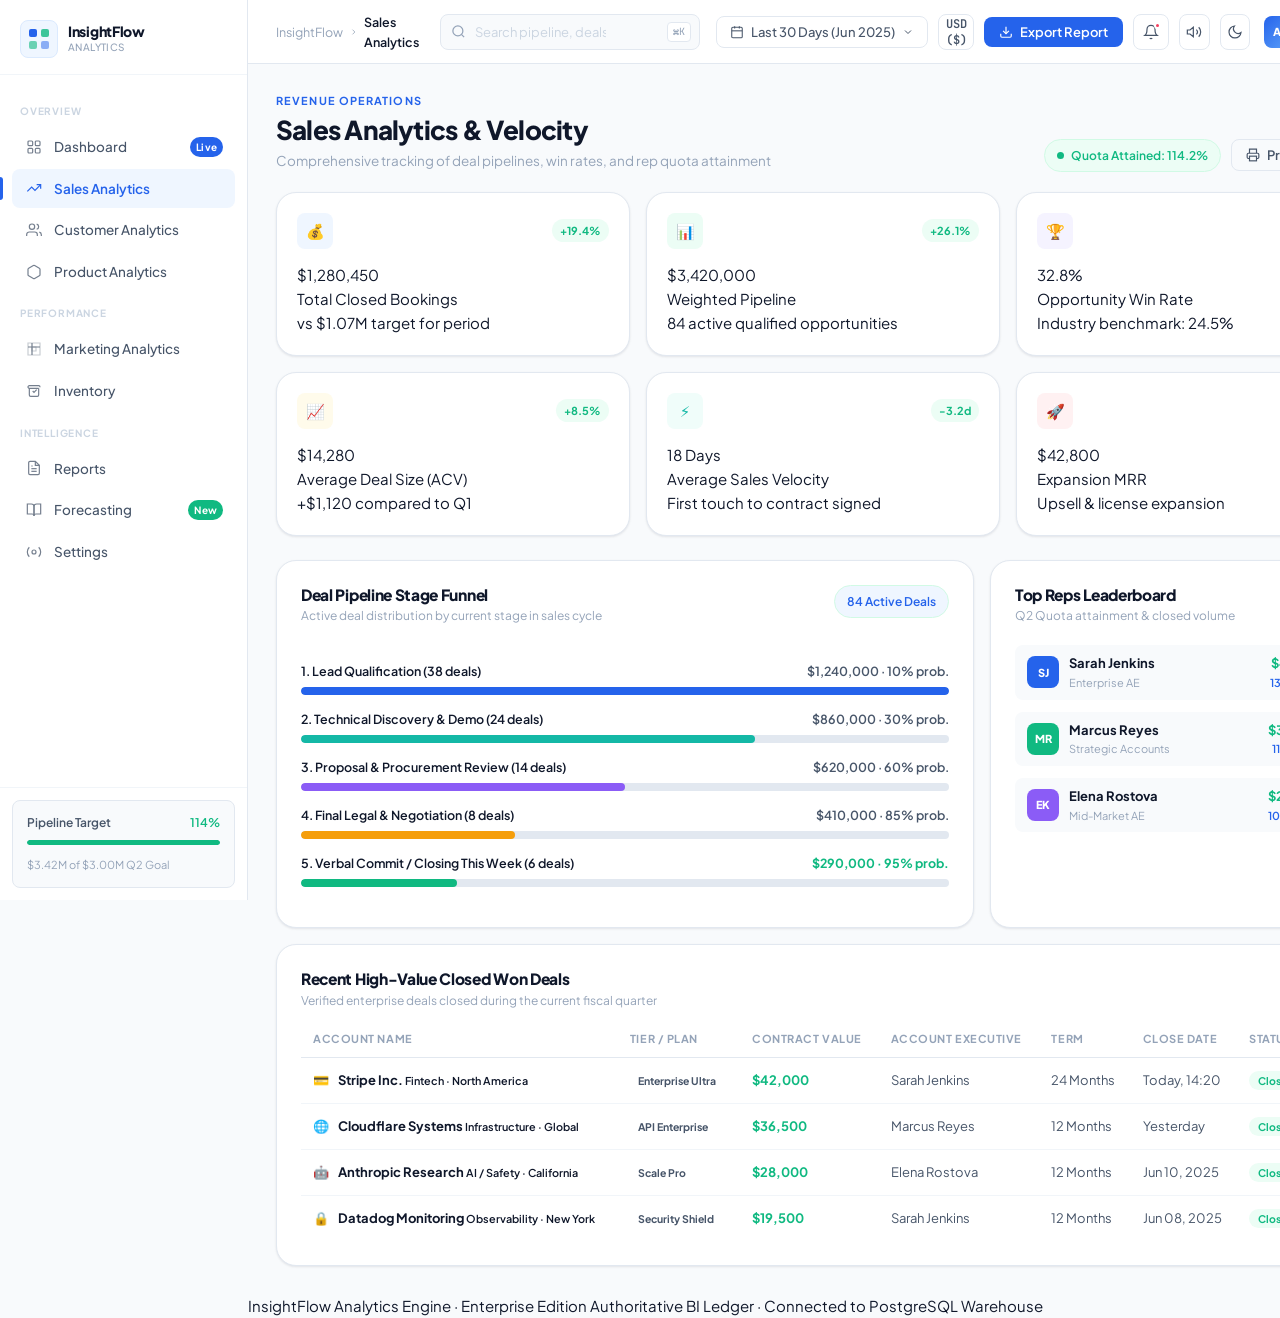
<file: sales.html>
<!DOCTYPE html>
<html lang="en">
<head>
  <meta charset="UTF-8" />
  <meta name="viewport" content="width=device-width, initial-scale=1.0" />
  <meta name="description" content="Sales Analytics & Revenue Velocity — InsightFlow BI Dashboard" />
  <meta name="theme-color" content="#2563EB" />
  <link rel="icon" type="image/svg+xml" href="favicon.svg" />
  <link rel="manifest" href="manifest.json" />
  <link rel="stylesheet" href="style.css" />
  <link rel="preconnect" href="https://fonts.googleapis.com" />
  <link href="https://fonts.googleapis.com/css2?family=Plus+Jakarta+Sans:wght@300;400;500;600;700;800&family=JetBrains+Mono:wght@400;500&display=swap" rel="stylesheet" />
  <title>Sales Analytics — InsightFlow Business Intelligence</title>
</head>
<body>
  <a href="#mainContent" class="skip-link">Skip to main content</a>

<!-- ═══════════════════════════════════════════════════════════
     SIDEBAR NAVIGATION
═══════════════════════════════════════════════════════════ -->
<aside class="sidebar" role="navigation" aria-label="Main sidebar navigation">
  <div class="sidebar-logo">
    <div class="logo-icon">
      <svg width="22" height="22" viewBox="0 0 22 22" fill="none">
        <rect x="1" y="1" width="8" height="8" rx="2" fill="#2563EB"/>
        <rect x="13" y="1" width="8" height="8" rx="2" fill="#10B981" opacity="0.8"/>
        <rect x="1" y="13" width="8" height="8" rx="2" fill="#10B981" opacity="0.6"/>
        <rect x="13" y="13" width="8" height="8" rx="2" fill="#2563EB" opacity="0.5"/>
      </svg>
    </div>
    <div class="logo-text">
      <span class="logo-name">InsightFlow</span>
      <span class="logo-sub">Analytics</span>
    </div>
  </div>

  <nav class="sidebar-nav">
    <span class="nav-section-label">Overview</span>

    <a href="index.html" class="nav-item">
      <span class="nav-icon">
        <svg width="16" height="16" viewBox="0 0 24 24" fill="none" stroke="currentColor" stroke-width="1.8"><rect x="3" y="3" width="7" height="7" rx="1.5"/><rect x="14" y="3" width="7" height="7" rx="1.5"/><rect x="3" y="14" width="7" height="7" rx="1.5"/><rect x="14" y="14" width="7" height="7" rx="1.5"/></svg>
      </span>
      <span>Dashboard</span>
      <span class="nav-badge">Live</span>
    </a>

    <a href="sales.html" class="nav-item active">
      <span class="nav-icon">
        <svg width="16" height="16" viewBox="0 0 24 24" fill="none" stroke="currentColor" stroke-width="1.8"><polyline points="22 7 13.5 15.5 8.5 10.5 2 17"/><polyline points="16 7 22 7 22 13"/></svg>
      </span>
      <span>Sales Analytics</span>
    </a>

    <a href="customers.html" class="nav-item">
      <span class="nav-icon">
        <svg width="16" height="16" viewBox="0 0 24 24" fill="none" stroke="currentColor" stroke-width="1.8"><path d="M17 21v-2a4 4 0 0 0-4-4H5a4 4 0 0 0-4 4v2"/><circle cx="9" cy="7" r="4"/><path d="M23 21v-2a4 4 0 0 0-3-3.87"/><path d="M16 3.13a4 4 0 0 1 0 7.75"/></svg>
      </span>
      <span>Customer Analytics</span>
    </a>

    <a href="products.html" class="nav-item">
      <span class="nav-icon">
        <svg width="16" height="16" viewBox="0 0 24 24" fill="none" stroke="currentColor" stroke-width="1.8"><path d="M21 16V8a2 2 0 0 0-1-1.73l-7-4a2 2 0 0 0-2 0l-7 4A2 2 0 0 0 3 8v8a2 2 0 0 0 1 1.73l7 4a2 2 0 0 0 2 0l7-4A2 2 0 0 0 21 16z"/></svg>
      </span>
      <span>Product Analytics</span>
    </a>

    <span class="nav-section-label">Performance</span>

    <a href="marketing.html" class="nav-item">
      <span class="nav-icon">
        <svg width="16" height="16" viewBox="0 0 24 24" fill="none" stroke="currentColor" stroke-width="1.8"><path d="M3 3h18v18H3zM9 9h6v6H9z" opacity="0.4"/><path d="M3 9h18M9 3v18"/></svg>
      </span>
      <span>Marketing Analytics</span>
    </a>

    <a href="inventory.html" class="nav-item">
      <span class="nav-icon">
        <svg width="16" height="16" viewBox="0 0 24 24" fill="none" stroke="currentColor" stroke-width="1.8"><path d="M5 8h14M5 8a2 2 0 0 1-2-2V6a2 2 0 0 1 2-2h14a2 2 0 0 1 2 2v.5"/><path d="M5 8v10a2 2 0 0 0 2 2h10a2 2 0 0 0 2-2V8"/><path d="M10 12l2 2 4-4"/></svg>
      </span>
      <span>Inventory</span>
    </a>

    <span class="nav-section-label">Intelligence</span>

    <a href="reports.html" class="nav-item">
      <span class="nav-icon">
        <svg width="16" height="16" viewBox="0 0 24 24" fill="none" stroke="currentColor" stroke-width="1.8"><path d="M14 2H6a2 2 0 0 0-2 2v16a2 2 0 0 0 2 2h12a2 2 0 0 0 2-2V8z"/><polyline points="14 2 14 8 20 8"/><line x1="16" y1="13" x2="8" y2="13"/><line x1="16" y1="17" x2="8" y2="17"/><line x1="10" y1="9" x2="8" y2="9"/></svg>
      </span>
      <span>Reports</span>
    </a>

    <a href="forecasting.html" class="nav-item">
      <span class="nav-icon">
        <svg width="16" height="16" viewBox="0 0 24 24" fill="none" stroke="currentColor" stroke-width="1.8"><path d="M2 3h6a4 4 0 0 1 4 4v14a3 3 0 0 0-3-3H2z"/><path d="M22 3h-6a4 4 0 0 0-4 4v14a3 3 0 0 1 3-3h7z"/></svg>
      </span>
      <span>Forecasting</span>
      <span class="nav-badge new">New</span>
    </a>

    <a href="settings.html" class="nav-item">
      <span class="nav-icon">
        <svg width="16" height="16" viewBox="0 0 24 24" fill="none" stroke="currentColor" stroke-width="1.8"><circle cx="12" cy="12" r="3"/><path d="M19.07 4.93a10 10 0 0 1 0 14.14M4.93 4.93a10 10 0 0 0 0 14.14"/></svg>
      </span>
      <span>Settings</span>
    </a>
  </nav>

  <div class="sidebar-footer">
    <div class="usage-card">
      <div class="usage-label">
        <span>Pipeline Target</span>
        <span class="usage-pct" style="color:var(--green)">114%</span>
      </div>
      <div class="usage-track">
        <div class="usage-fill" style="width:100%; background:var(--green)"></div>
      </div>
      <span class="usage-sub">$3.42M of $3.00M Q2 Goal</span>
    </div>
  </div>
</aside>
<div class="sidebar-overlay" id="sidebarOverlay"></div>

<!-- ═══════════════════════════════════════════════════════════
     MAIN CONTENT
═══════════════════════════════════════════════════════════ -->
<main class="main-content" id="mainContent" role="main">

  <!-- TOP NAVIGATION -->
  <header class="topbar">
    <div class="topbar-left">
      <button class="mobile-nav-toggle" id="mobileNavToggle" type="button" aria-label="Toggle Navigation Menu">
        <svg width="20" height="20" viewBox="0 0 24 24" fill="none" stroke="currentColor" stroke-width="2">
          <line x1="3" y1="12" x2="21" y2="12"></line>
          <line x1="3" y1="6" x2="21" y2="6"></line>
          <line x1="3" y1="18" x2="21" y2="18"></line>
        </svg>
      </button>
      <div class="breadcrumb">
        <span class="bc-root">InsightFlow</span>
        <svg width="14" height="14" viewBox="0 0 24 24" fill="none" stroke="currentColor" stroke-width="2"><polyline points="9 18 15 12 9 6"/></svg>
        <span class="bc-current">Sales Analytics</span>
      </div>
      <div class="search-wrap">
        <svg class="search-ico" width="15" height="15" viewBox="0 0 24 24" fill="none" stroke="currentColor" stroke-width="2"><circle cx="11" cy="11" r="8"/><line x1="21" y1="21" x2="16.65" y2="16.65"/></svg>
        <input class="search-input" type="search" placeholder="Search pipeline, deals, accounts…" />
        <kbd class="search-kbd">⌘K</kbd>
      </div>
    </div>
    <div class="topbar-right">
      <div class="dropdown date-picker-wrap">
        <button class="date-picker date-picker-btn" id="datePickerBtn" type="button" aria-haspopup="true" aria-expanded="false">
          <svg width="14" height="14" viewBox="0 0 24 24" fill="none" stroke="currentColor" stroke-width="1.8"><rect x="3" y="4" width="18" height="18" rx="2"/><line x1="16" y1="2" x2="16" y2="6"/><line x1="8" y1="2" x2="8" y2="6"/><line x1="3" y1="10" x2="21" y2="10"/></svg>
          <span class="selected-date-text">Last 30 Days (Jun 2025)</span>
          <svg width="12" height="12" viewBox="0 0 24 24" fill="none" stroke="currentColor" stroke-width="2"><polyline points="6 9 12 15 18 9"/></svg>
        </button>
        <div class="dropdown-menu date-picker-menu" id="datePickerMenu">
          <button type="button" class="dropdown-item" data-range="today">Today</button>
          <button type="button" class="dropdown-item" data-range="7d">Last 7 Days</button>
          <button type="button" class="dropdown-item active" data-range="30d">Last 30 Days (Jun 2025)</button>
          <button type="button" class="dropdown-item" data-range="q2">Q2 2025 (Apr – Jun)</button>
          <button type="button" class="dropdown-item" data-range="ytd">Year to Date (2025)</button>
          <button type="button" class="dropdown-item" data-range="1y">Full Year 2024</button>
        </div>
      </div>

      <div class="dropdown currency-wrap">
        <button class="icon-btn currency-btn" id="currencyBtn" type="button" aria-haspopup="true" aria-expanded="false" title="Switch Currency">
          <span class="currency-symbol-label">USD ($)</span>
        </button>
        <div class="dropdown-menu currency-menu" id="currencyMenu">
          <button type="button" class="dropdown-item active" data-currency="USD" data-rate="1" data-symbol="$">USD ($)</button>
          <button type="button" class="dropdown-item" data-currency="EUR" data-rate="0.92" data-symbol="€">EUR (€)</button>
          <button type="button" class="dropdown-item" data-currency="GBP" data-rate="0.78" data-symbol="£">GBP (£)</button>
          <button type="button" class="dropdown-item" data-currency="IDR" data-rate="16200" data-symbol="Rp ">IDR (Rp)</button>
        </div>
      </div>
      <button class="btn-export" id="exportReportBtn" title="Export printable executive report (PDF)">
        <svg width="14" height="14" viewBox="0 0 24 24" fill="none" stroke="currentColor" stroke-width="2"><path d="M21 15v4a2 2 0 0 1-2 2H5a2 2 0 0 1-2-2v-4"/><polyline points="7 10 12 15 17 10"/><line x1="12" y1="15" x2="12" y2="3"/></svg>
        Export Report
      </button>
      <div class="dropdown notif-wrap">
        <button class="icon-btn notif-btn" id="notifBtn" type="button" aria-haspopup="true" aria-expanded="false" title="Notifications">
          <svg width="16" height="16" viewBox="0 0 24 24" fill="none" stroke="currentColor" stroke-width="1.8"><path d="M18 8A6 6 0 0 0 6 8c0 7-3 9-3 9h18s-3-2-3-9"/><path d="M13.73 21a2 2 0 0 1-3.46 0"/></svg>
          <span class="notif-dot" id="notifDot"></span>
        </button>
        <div class="dropdown-menu notif-panel" id="notifPanel">
          <div class="notif-header">
            <h4>Notifications <span class="notif-count-badge" id="notifCount">3 New</span></h4>
            <button type="button" class="notif-mark-read" id="notifMarkRead">Mark all read</button>
          </div>
          <div class="notif-list" id="notifList">
            <div class="notif-item unread">
              <div class="notif-item-icon green">📈</div>
              <div>
                <div class="notif-item-title">Enterprise Deal Closed: Stripe ($42,000)</div>
                <div class="notif-item-time">12 mins ago · Signed by Sarah Jenkins</div>
              </div>
            </div>
          </div>
        </div>
      </div>
      <button class="icon-btn audio-btn" id="audioToggleBtn" title="Toggle Sound Effects" aria-label="Toggle Sound Effects">
        <svg width="16" height="16" viewBox="0 0 24 24" fill="none" stroke="currentColor" stroke-width="1.8"><polygon points="11 5 6 9 2 9 2 15 6 15 11 19 11 5"></polygon><path d="M19.07 4.93a10 10 0 0 1 0 14.14M15.54 8.46a5 5 0 0 1 0 7.07"></path></svg>
      </button>
      <button class="icon-btn darkmode-btn" title="Toggle Dark Mode">
        <svg width="16" height="16" viewBox="0 0 24 24" fill="none" stroke="currentColor" stroke-width="1.8"><path d="M21 12.79A9 9 0 1 1 11.21 3 7 7 0 0 0 21 12.79z"/></svg>
      </button>
      <div class="avatar-wrap">
        <div class="avatar">AS</div>
        <div class="avatar-info">
          <span class="avatar-name">Arya Satria</span>
          <span class="avatar-role">VP of Revenue</span>
        </div>
      </div>
    </div>
  </header>

  <!-- PAGE HEADER -->
  <section class="page-header">
    <div>
      <div class="page-eyebrow">Revenue Operations</div>
      <h1 class="page-title">Sales Analytics & Velocity</h1>
      <p class="page-sub">Comprehensive tracking of deal pipelines, win rates, and rep quota attainment</p>
    </div>
    <div class="page-header-actions">
      <div class="live-badge">
        <span class="live-dot"></span>
        <span>Quota Attained: 114.2%</span>
      </div>
      <button class="btn-outline" onclick="window.print()">
        <svg width="14" height="14" viewBox="0 0 24 24" fill="none" stroke="currentColor" stroke-width="2"><path d="M6 9V2h12v7M6 18H4a2 2 0 0 1-2-2v-5a2 2 0 0 1 2-2h16a2 2 0 0 1 2 2v5a2 2 0 0 1-2 2h-2"/><rect x="6" y="14" width="12" height="8"/></svg>
        Print Forecast
      </button>
    </div>
  </section>

  <!-- KPI CARDS -->
  <section class="kpi-grid">
    <div class="kpi-card" data-kpi="total_bookings">
      <div class="kpi-header">
        <span class="kpi-icon-wrap blue">💰</span>
        <span class="kpi-badge up">+19.4%</span>
      </div>
      <div class="kpi-num" data-prefix="$" data-target="1280450">$1,280,450</div>
      <div class="kpi-lbl">Total Closed Bookings</div>
      <div class="kpi-meta">vs $1.07M target for period</div>
    </div>

    <div class="kpi-card" data-kpi="pipeline_value">
      <div class="kpi-header">
        <span class="kpi-icon-wrap green">📊</span>
        <span class="kpi-badge up">+26.1%</span>
      </div>
      <div class="kpi-num" data-prefix="$" data-target="3420000">$3,420,000</div>
      <div class="kpi-lbl">Weighted Pipeline</div>
      <div class="kpi-meta">84 active qualified opportunities</div>
    </div>

    <div class="kpi-card" data-kpi="win_rate">
      <div class="kpi-header">
        <span class="kpi-icon-wrap purple">🏆</span>
        <span class="kpi-badge up">+4.2%</span>
      </div>
      <div class="kpi-num" data-suffix="%" data-target="32.8">32.8%</div>
      <div class="kpi-lbl">Opportunity Win Rate</div>
      <div class="kpi-meta">Industry benchmark: 24.5%</div>
    </div>

    <div class="kpi-card" data-kpi="avg_contract">
      <div class="kpi-header">
        <span class="kpi-icon-wrap amber">📈</span>
        <span class="kpi-badge up">+8.5%</span>
      </div>
      <div class="kpi-num" data-prefix="$" data-target="14280">$14,280</div>
      <div class="kpi-lbl">Average Deal Size (ACV)</div>
      <div class="kpi-meta">+$1,120 compared to Q1</div>
    </div>

    <div class="kpi-card" data-kpi="sales_cycle">
      <div class="kpi-header">
        <span class="kpi-icon-wrap teal">⚡</span>
        <span class="kpi-badge up">-3.2d</span>
      </div>
      <div class="kpi-num" data-suffix=" Days" data-target="18">18 Days</div>
      <div class="kpi-lbl">Average Sales Velocity</div>
      <div class="kpi-meta">First touch to contract signed</div>
    </div>

    <div class="kpi-card" data-kpi="expansion_mrr">
      <div class="kpi-header">
        <span class="kpi-icon-wrap rose">🚀</span>
        <span class="kpi-badge up">+22.5%</span>
      </div>
      <div class="kpi-num" data-prefix="$" data-target="42800">$42,800</div>
      <div class="kpi-lbl">Expansion MRR</div>
      <div class="kpi-meta">Upsell & license expansion</div>
    </div>
  </section>

  <!-- SALES PIPELINE & LEADERBOARD -->
  <div class="two-col-section">
    <!-- Pipeline Stage Breakdown -->
    <div class="card chart-card">
      <div class="card-header">
        <div>
          <h2 class="card-title">Deal Pipeline Stage Funnel</h2>
          <p class="card-sub">Active deal distribution by current stage in sales cycle</p>
        </div>
        <span class="live-badge" style="background:var(--blue-light); color:var(--blue)">84 Active Deals</span>
      </div>
      <div style="padding:16px 0; display:flex; flex-direction:column; gap:14px;">
        <div>
          <div style="display:flex; justify-content:space-between; font-size:12.5px; font-weight:600; margin-bottom:6px;">
            <span>1. Lead Qualification (38 deals)</span>
            <span style="color:var(--text-secondary);">$1,240,000 · 10% prob.</span>
          </div>
          <div style="height:8px; background:var(--border); border-radius:99px; overflow:hidden;">
            <div style="width:100%; height:100%; background:var(--blue); border-radius:99px;"></div>
          </div>
        </div>

        <div>
          <div style="display:flex; justify-content:space-between; font-size:12.5px; font-weight:600; margin-bottom:6px;">
            <span>2. Technical Discovery & Demo (24 deals)</span>
            <span style="color:var(--text-secondary);">$860,000 · 30% prob.</span>
          </div>
          <div style="height:8px; background:var(--border); border-radius:99px; overflow:hidden;">
            <div style="width:70%; height:100%; background:var(--teal); border-radius:99px;"></div>
          </div>
        </div>

        <div>
          <div style="display:flex; justify-content:space-between; font-size:12.5px; font-weight:600; margin-bottom:6px;">
            <span>3. Proposal & Procurement Review (14 deals)</span>
            <span style="color:var(--text-secondary);">$620,000 · 60% prob.</span>
          </div>
          <div style="height:8px; background:var(--border); border-radius:99px; overflow:hidden;">
            <div style="width:50%; height:100%; background:var(--purple); border-radius:99px;"></div>
          </div>
        </div>

        <div>
          <div style="display:flex; justify-content:space-between; font-size:12.5px; font-weight:600; margin-bottom:6px;">
            <span>4. Final Legal & Negotiation (8 deals)</span>
            <span style="color:var(--text-secondary);">$410,000 · 85% prob.</span>
          </div>
          <div style="height:8px; background:var(--border); border-radius:99px; overflow:hidden;">
            <div style="width:33%; height:100%; background:var(--amber); border-radius:99px;"></div>
          </div>
        </div>

        <div>
          <div style="display:flex; justify-content:space-between; font-size:12.5px; font-weight:600; margin-bottom:6px;">
            <span>5. Verbal Commit / Closing This Week (6 deals)</span>
            <span style="color:var(--green); font-weight:700;">$290,000 · 95% prob.</span>
          </div>
          <div style="height:8px; background:var(--border); border-radius:99px; overflow:hidden;">
            <div style="width:24%; height:100%; background:var(--green); border-radius:99px;"></div>
          </div>
        </div>
      </div>
    </div>

    <!-- Sales Rep Leaderboard -->
    <div class="card">
      <div class="card-header">
        <div>
          <h2 class="card-title">Top Reps Leaderboard</h2>
          <p class="card-sub">Q2 Quota attainment & closed volume</p>
        </div>
      </div>
      <div style="display:flex; flex-direction:column; gap:12px; margin-top:8px;">
        <div style="display:flex; align-items:center; justify-content:space-between; padding:8px 12px; background:var(--bg); border-radius:var(--radius-sm);">
          <div style="display:flex; align-items:center; gap:10px;">
            <div class="avatar" style="background:#2563EB">SJ</div>
            <div>
              <div style="font-size:13px; font-weight:700;">Sarah Jenkins</div>
              <div style="font-size:11px; color:var(--text-muted);">Enterprise AE</div>
            </div>
          </div>
          <div style="text-align:right;">
            <div style="font-size:13px; font-weight:700; color:var(--green);">$412,000</div>
            <div style="font-size:11px; font-weight:600; color:var(--blue);">137% Quota</div>
          </div>
        </div>

        <div style="display:flex; align-items:center; justify-content:space-between; padding:8px 12px; background:var(--bg); border-radius:var(--radius-sm);">
          <div style="display:flex; align-items:center; gap:10px;">
            <div class="avatar" style="background:#10B981">MR</div>
            <div>
              <div style="font-size:13px; font-weight:700;">Marcus Reyes</div>
              <div style="font-size:11px; color:var(--text-muted);">Strategic Accounts</div>
            </div>
          </div>
          <div style="text-align:right;">
            <div style="font-size:13px; font-weight:700; color:var(--green);">$348,000</div>
            <div style="font-size:11px; font-weight:600; color:var(--blue);">116% Quota</div>
          </div>
        </div>

        <div style="display:flex; align-items:center; justify-content:space-between; padding:8px 12px; background:var(--bg); border-radius:var(--radius-sm);">
          <div style="display:flex; align-items:center; gap:10px;">
            <div class="avatar" style="background:#8B5CF6">EK</div>
            <div>
              <div style="font-size:13px; font-weight:700;">Elena Rostova</div>
              <div style="font-size:11px; color:var(--text-muted);">Mid-Market AE</div>
            </div>
          </div>
          <div style="text-align:right;">
            <div style="font-size:13px; font-weight:700; color:var(--green);">$284,000</div>
            <div style="font-size:11px; font-weight:600; color:var(--blue);">102% Quota</div>
          </div>
        </div>
      </div>
    </div>
  </div>

  <!-- RECENT DEALS TABLE -->
  <div style="padding: 0 28px 28px;">
    <div class="card table-card">
      <div class="card-header">
        <div>
          <h2 class="card-title">Recent High-Value Closed Won Deals</h2>
          <p class="card-sub">Verified enterprise deals closed during the current fiscal quarter</p>
        </div>
      </div>
      <div class="table-wrap">
        <table class="data-table">
          <thead>
            <tr>
              <th>Account Name</th>
              <th>Tier / Plan</th>
              <th>Contract Value</th>
              <th>Account Executive</th>
              <th>Term</th>
              <th>Close Date</th>
              <th>Status</th>
            </tr>
          </thead>
          <tbody>
            <tr>
              <td>
                <div class="product-cell">
                  <div class="product-thumb">💳</div>
                  <div>
                    <span style="font-weight:700;">Stripe Inc.</span>
                    <small>Fintech · North America</small>
                  </div>
                </div>
              </td>
              <td><span class="cat-badge">Enterprise Ultra</span></td>
              <td style="font-weight:700; color:var(--green);">$42,000</td>
              <td>Sarah Jenkins</td>
              <td>24 Months</td>
              <td>Today, 14:20</td>
              <td><span class="status-badge active">Closed Won</span></td>
            </tr>

            <tr>
              <td>
                <div class="product-cell">
                  <div class="product-thumb">🌐</div>
                  <div>
                    <span style="font-weight:700;">Cloudflare Systems</span>
                    <small>Infrastructure · Global</small>
                  </div>
                </div>
              </td>
              <td><span class="cat-badge">API Enterprise</span></td>
              <td style="font-weight:700; color:var(--green);">$36,500</td>
              <td>Marcus Reyes</td>
              <td>12 Months</td>
              <td>Yesterday</td>
              <td><span class="status-badge active">Closed Won</span></td>
            </tr>

            <tr>
              <td>
                <div class="product-cell">
                  <div class="product-thumb">🤖</div>
                  <div>
                    <span style="font-weight:700;">Anthropic Research</span>
                    <small>AI / Safety · California</small>
                  </div>
                </div>
              </td>
              <td><span class="cat-badge">Scale Pro</span></td>
              <td style="font-weight:700; color:var(--green);">$28,000</td>
              <td>Elena Rostova</td>
              <td>12 Months</td>
              <td>Jun 10, 2025</td>
              <td><span class="status-badge active">Closed Won</span></td>
            </tr>

            <tr>
              <td>
                <div class="product-cell">
                  <div class="product-thumb">🔒</div>
                  <div>
                    <span style="font-weight:700;">Datadog Monitoring</span>
                    <small>Observability · New York</small>
                  </div>
                </div>
              </td>
              <td><span class="cat-badge">Security Shield</span></td>
              <td style="font-weight:700; color:var(--green);">$19,500</td>
              <td>Sarah Jenkins</td>
              <td>12 Months</td>
              <td>Jun 08, 2025</td>
              <td><span class="status-badge active">Closed Won</span></td>
            </tr>
          </tbody>
        </table>
      </div>
    </div>
  </div>

  <footer class="main-footer">
    <span>InsightFlow Analytics Engine · Enterprise Edition</span>
    <span>Authoritative BI Ledger · Connected to PostgreSQL Warehouse</span>
  </footer>
</main>

<!-- Command Palette Modal -->
<div class="palette-overlay" id="paletteOverlay">
  <div class="palette-modal" id="paletteModal" role="dialog" aria-modal="true" aria-label="Command Palette">
    <div class="palette-header">
      <svg width="18" height="18" viewBox="0 0 24 24" fill="none" stroke="currentColor" stroke-width="2"><circle cx="11" cy="11" r="8"/><line x1="21" y1="21" x2="16.65" y2="16.65"/></svg>
      <input type="text" class="palette-input" id="paletteInput" placeholder="Type a command or jump to page…" autocomplete="off" />
      <kbd class="palette-kbd">ESC</kbd>
    </div>
    <div class="palette-body" id="paletteBody">
      <div class="palette-section-title">Navigation & Views</div>
      <div class="palette-item active" data-action="goto-dashboard">
        <span class="palette-item-icon">📊</span>
        <span class="palette-item-text">Executive Dashboard</span>
        <span class="palette-item-badge">Overview</span>
      </div>
      <div class="palette-item" data-action="goto-sales">
        <span class="palette-item-icon">📈</span>
        <span class="palette-item-text">Sales Analytics</span>
        <span class="palette-item-badge">Page</span>
      </div>
    </div>
  </div>
</div>

<!-- Shortcuts Modal -->
<div class="shortcuts-overlay" id="shortcutsOverlay">
  <div class="shortcuts-modal" id="shortcutsModal" role="dialog" aria-modal="true" aria-label="Keyboard Shortcuts">
    <div class="shortcuts-header">
      <span class="shortcuts-title">Keyboard Shortcuts</span>
      <button class="palette-kbd" id="closeShortcutsBtn" style="cursor:pointer;background:none;border:none;color:var(--text-muted);">ESC</button>
    </div>
    <div class="shortcuts-list">
      <div class="shortcuts-row">
        <span>Open Command Palette</span>
        <div class="shortcuts-keys"><kbd>⌘</kbd><kbd>K</kbd> / <kbd>Ctrl</kbd><kbd>K</kbd></div>
      </div>
      <div class="shortcuts-row">
        <span>Toggle Dark / Light Mode</span>
        <div class="shortcuts-keys"><kbd>D</kbd></div>
      </div>
      <div class="shortcuts-row">
        <span>Close Open Modals & Drawers</span>
        <div class="shortcuts-keys"><kbd>ESC</kbd></div>
      </div>
    </div>
  </div>
</div>

<script src="app.js"></script>
</body>
</html>
</file>
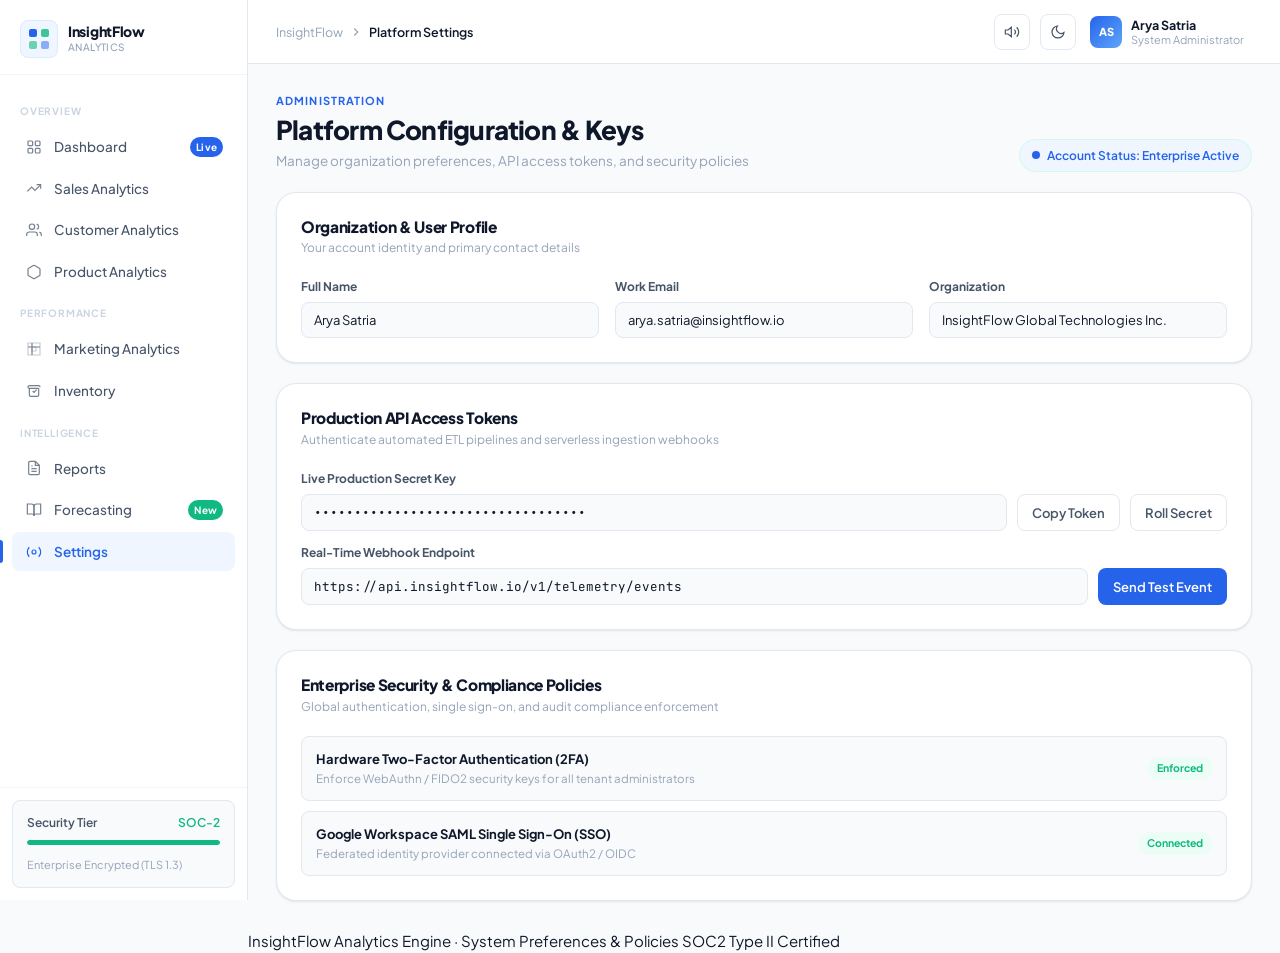
<file: settings.html>
<!DOCTYPE html>
<html lang="en">
<head>
  <meta charset="UTF-8" />
  <meta name="viewport" content="width=device-width, initial-scale=1.0" />
  <meta name="description" content="Platform Settings & Administration — InsightFlow BI Dashboard" />
  <meta name="theme-color" content="#2563EB" />
  <link rel="icon" type="image/svg+xml" href="favicon.svg" />
  <link rel="manifest" href="manifest.json" />
  <link rel="stylesheet" href="style.css" />
  <link rel="preconnect" href="https://fonts.googleapis.com" />
  <link href="https://fonts.googleapis.com/css2?family=Plus+Jakarta+Sans:wght@300;400;500;600;700;800&family=JetBrains+Mono:wght@400;500&display=swap" rel="stylesheet" />
  <title>Settings — InsightFlow Business Intelligence</title>
</head>
<body>
  <a href="#mainContent" class="skip-link">Skip to main content</a>

<!-- ═══════════════════════════════════════════════════════════
     SIDEBAR NAVIGATION
═══════════════════════════════════════════════════════════ -->
<aside class="sidebar" role="navigation" aria-label="Main sidebar navigation">
  <div class="sidebar-logo">
    <div class="logo-icon">
      <svg width="22" height="22" viewBox="0 0 22 22" fill="none">
        <rect x="1" y="1" width="8" height="8" rx="2" fill="#2563EB"/>
        <rect x="13" y="1" width="8" height="8" rx="2" fill="#10B981" opacity="0.8"/>
        <rect x="1" y="13" width="8" height="8" rx="2" fill="#10B981" opacity="0.6"/>
        <rect x="13" y="13" width="8" height="8" rx="2" fill="#2563EB" opacity="0.5"/>
      </svg>
    </div>
    <div class="logo-text">
      <span class="logo-name">InsightFlow</span>
      <span class="logo-sub">Analytics</span>
    </div>
  </div>

  <nav class="sidebar-nav">
    <span class="nav-section-label">Overview</span>

    <a href="index.html" class="nav-item">
      <span class="nav-icon">
        <svg width="16" height="16" viewBox="0 0 24 24" fill="none" stroke="currentColor" stroke-width="1.8"><rect x="3" y="3" width="7" height="7" rx="1.5"/><rect x="14" y="3" width="7" height="7" rx="1.5"/><rect x="3" y="14" width="7" height="7" rx="1.5"/><rect x="14" y="14" width="7" height="7" rx="1.5"/></svg>
      </span>
      <span>Dashboard</span>
      <span class="nav-badge">Live</span>
    </a>

    <a href="sales.html" class="nav-item">
      <span class="nav-icon">
        <svg width="16" height="16" viewBox="0 0 24 24" fill="none" stroke="currentColor" stroke-width="1.8"><polyline points="22 7 13.5 15.5 8.5 10.5 2 17"/><polyline points="16 7 22 7 22 13"/></svg>
      </span>
      <span>Sales Analytics</span>
    </a>

    <a href="customers.html" class="nav-item">
      <span class="nav-icon">
        <svg width="16" height="16" viewBox="0 0 24 24" fill="none" stroke="currentColor" stroke-width="1.8"><path d="M17 21v-2a4 4 0 0 0-4-4H5a4 4 0 0 0-4 4v2"/><circle cx="9" cy="7" r="4"/><path d="M23 21v-2a4 4 0 0 0-3-3.87"/><path d="M16 3.13a4 4 0 0 1 0 7.75"/></svg>
      </span>
      <span>Customer Analytics</span>
    </a>

    <a href="products.html" class="nav-item">
      <span class="nav-icon">
        <svg width="16" height="16" viewBox="0 0 24 24" fill="none" stroke="currentColor" stroke-width="1.8"><path d="M21 16V8a2 2 0 0 0-1-1.73l-7-4a2 2 0 0 0-2 0l-7 4A2 2 0 0 0 3 8v8a2 2 0 0 0 1 1.73l7 4a2 2 0 0 0 2 0l7-4A2 2 0 0 0 21 16z"/></svg>
      </span>
      <span>Product Analytics</span>
    </a>

    <span class="nav-section-label">Performance</span>

    <a href="marketing.html" class="nav-item">
      <span class="nav-icon">
        <svg width="16" height="16" viewBox="0 0 24 24" fill="none" stroke="currentColor" stroke-width="1.8"><path d="M3 3h18v18H3zM9 9h6v6H9z" opacity="0.4"/><path d="M3 9h18M9 3v18"/></svg>
      </span>
      <span>Marketing Analytics</span>
    </a>

    <a href="inventory.html" class="nav-item">
      <span class="nav-icon">
        <svg width="16" height="16" viewBox="0 0 24 24" fill="none" stroke="currentColor" stroke-width="1.8"><path d="M5 8h14M5 8a2 2 0 0 1-2-2V6a2 2 0 0 1 2-2h14a2 2 0 0 1 2 2v.5"/><path d="M5 8v10a2 2 0 0 0 2 2h10a2 2 0 0 0 2-2V8"/><path d="M10 12l2 2 4-4"/></svg>
      </span>
      <span>Inventory</span>
    </a>

    <span class="nav-section-label">Intelligence</span>

    <a href="reports.html" class="nav-item">
      <span class="nav-icon">
        <svg width="16" height="16" viewBox="0 0 24 24" fill="none" stroke="currentColor" stroke-width="1.8"><path d="M14 2H6a2 2 0 0 0-2 2v16a2 2 0 0 0 2 2h12a2 2 0 0 0 2-2V8z"/><polyline points="14 2 14 8 20 8"/><line x1="16" y1="13" x2="8" y2="13"/><line x1="16" y1="17" x2="8" y2="17"/><line x1="10" y1="9" x2="8" y2="9"/></svg>
      </span>
      <span>Reports</span>
    </a>

    <a href="forecasting.html" class="nav-item">
      <span class="nav-icon">
        <svg width="16" height="16" viewBox="0 0 24 24" fill="none" stroke="currentColor" stroke-width="1.8"><path d="M2 3h6a4 4 0 0 1 4 4v14a3 3 0 0 0-3-3H2z"/><path d="M22 3h-6a4 4 0 0 0-4 4v14a3 3 0 0 1 3-3h7z"/></svg>
      </span>
      <span>Forecasting</span>
      <span class="nav-badge new">New</span>
    </a>

    <a href="settings.html" class="nav-item active">
      <span class="nav-icon">
        <svg width="16" height="16" viewBox="0 0 24 24" fill="none" stroke="currentColor" stroke-width="1.8"><circle cx="12" cy="12" r="3"/><path d="M19.07 4.93a10 10 0 0 1 0 14.14M4.93 4.93a10 10 0 0 0 0 14.14"/></svg>
      </span>
      <span>Settings</span>
    </a>
  </nav>

  <div class="sidebar-footer">
    <div class="usage-card">
      <div class="usage-label">
        <span>Security Tier</span>
        <span class="usage-pct" style="color:var(--green)">SOC-2</span>
      </div>
      <div class="usage-track">
        <div class="usage-fill" style="width:100%; background:var(--green)"></div>
      </div>
      <span class="usage-sub">Enterprise Encrypted (TLS 1.3)</span>
    </div>
  </div>
</aside>
<div class="sidebar-overlay" id="sidebarOverlay"></div>

<!-- ═══════════════════════════════════════════════════════════
     MAIN CONTENT
═══════════════════════════════════════════════════════════ -->
<main class="main-content" id="mainContent" role="main">

  <!-- TOP NAVIGATION -->
  <header class="topbar">
    <div class="topbar-left">
      <button class="mobile-nav-toggle" id="mobileNavToggle" type="button" aria-label="Toggle Navigation Menu">
        <svg width="20" height="20" viewBox="0 0 24 24" fill="none" stroke="currentColor" stroke-width="2">
          <line x1="3" y1="12" x2="21" y2="12"></line>
          <line x1="3" y1="6" x2="21" y2="6"></line>
          <line x1="3" y1="18" x2="21" y2="18"></line>
        </svg>
      </button>
      <div class="breadcrumb">
        <span class="bc-root">InsightFlow</span>
        <svg width="14" height="14" viewBox="0 0 24 24" fill="none" stroke="currentColor" stroke-width="2"><polyline points="9 18 15 12 9 6"/></svg>
        <span class="bc-current">Platform Settings</span>
      </div>
    </div>
    <div class="topbar-right">
      <button class="icon-btn audio-btn" id="audioToggleBtn" title="Toggle Sound Effects" aria-label="Toggle Sound Effects">
        <svg width="16" height="16" viewBox="0 0 24 24" fill="none" stroke="currentColor" stroke-width="1.8"><polygon points="11 5 6 9 2 9 2 15 6 15 11 19 11 5"></polygon><path d="M19.07 4.93a10 10 0 0 1 0 14.14M15.54 8.46a5 5 0 0 1 0 7.07"></path></svg>
      </button>
      <button class="icon-btn darkmode-btn" title="Toggle Dark Mode">
        <svg width="16" height="16" viewBox="0 0 24 24" fill="none" stroke="currentColor" stroke-width="1.8"><path d="M21 12.79A9 9 0 1 1 11.21 3 7 7 0 0 0 21 12.79z"/></svg>
      </button>
      <div class="avatar-wrap">
        <div class="avatar">AS</div>
        <div class="avatar-info">
          <span class="avatar-name">Arya Satria</span>
          <span class="avatar-role">System Administrator</span>
        </div>
      </div>
    </div>
  </header>

  <!-- PAGE HEADER -->
  <section class="page-header">
    <div>
      <div class="page-eyebrow">Administration</div>
      <h1 class="page-title">Platform Configuration & Keys</h1>
      <p class="page-sub">Manage organization preferences, API access tokens, and security policies</p>
    </div>
    <div class="page-header-actions">
      <div class="live-badge" style="background:var(--blue-light); color:var(--blue)">
        <span class="live-pulse" style="background:var(--blue)"></span>
        <span>Account Status: Enterprise Active</span>
      </div>
    </div>
  </section>

  <!-- SETTINGS SECTIONS -->
  <div style="padding: 0 28px 28px; display:flex; flex-direction:column; gap:20px;">
    <!-- Profile & Org -->
    <div class="card">
      <div class="card-header">
        <div>
          <h2 class="card-title">Organization & User Profile</h2>
          <p class="card-sub">Your account identity and primary contact details</p>
        </div>
      </div>
      <div style="display:grid; grid-template-columns: repeat(auto-fit, minmax(240px, 1fr)); gap:16px; margin-top:12px;">
        <div>
          <label style="display:block; font-size:12px; font-weight:700; color:var(--text-secondary); margin-bottom:6px;">Full Name</label>
          <input type="text" value="Arya Satria" style="width:100%; padding:9px 12px; background:var(--bg); border:1px solid var(--border); border-radius:var(--radius-sm); font-family:var(--font); font-size:13px; color:var(--text-primary);" />
        </div>
        <div>
          <label style="display:block; font-size:12px; font-weight:700; color:var(--text-secondary); margin-bottom:6px;">Work Email</label>
          <input type="email" value="arya.satria@insightflow.io" style="width:100%; padding:9px 12px; background:var(--bg); border:1px solid var(--border); border-radius:var(--radius-sm); font-family:var(--font); font-size:13px; color:var(--text-primary);" />
        </div>
        <div>
          <label style="display:block; font-size:12px; font-weight:700; color:var(--text-secondary); margin-bottom:6px;">Organization</label>
          <input type="text" value="InsightFlow Global Technologies Inc." style="width:100%; padding:9px 12px; background:var(--bg); border:1px solid var(--border); border-radius:var(--radius-sm); font-family:var(--font); font-size:13px; color:var(--text-primary);" />
        </div>
      </div>
    </div>

    <!-- API Keys & Webhooks -->
    <div class="card">
      <div class="card-header">
        <div>
          <h2 class="card-title">Production API Access Tokens</h2>
          <p class="card-sub">Authenticate automated ETL pipelines and serverless ingestion webhooks</p>
        </div>
      </div>
      <div style="margin-top:12px; display:flex; flex-direction:column; gap:12px;">
        <div>
          <label style="display:block; font-size:12px; font-weight:700; color:var(--text-secondary); margin-bottom:6px;">Live Production Secret Key</label>
          <div style="display:flex; gap:10px;">
            <input type="password" value="if_live_98a7bc810283f910a7821bcfae" readonly style="flex:1; padding:9px 12px; background:var(--bg); border:1px solid var(--border); border-radius:var(--radius-sm); font-family:var(--font-mono); font-size:12.5px; color:var(--text-primary);" />
            <button class="btn-outline" onclick="ToastEngine.show({title:'Key Copied', message:'API secret key copied to clipboard', type:'success'})">Copy Token</button>
            <button class="btn-outline" onclick="ToastEngine.show({title:'Roll Token', message:'Generated new secondary API key', type:'info'})">Roll Secret</button>
          </div>
        </div>

        <div>
          <label style="display:block; font-size:12px; font-weight:700; color:var(--text-secondary); margin-bottom:6px;">Real-Time Webhook Endpoint</label>
          <div style="display:flex; gap:10px;">
            <input type="url" value="https://api.insightflow.io/v1/telemetry/events" style="flex:1; padding:9px 12px; background:var(--bg); border:1px solid var(--border); border-radius:var(--radius-sm); font-family:var(--font-mono); font-size:12.5px; color:var(--text-primary);" />
            <button class="btn-export" onclick="ToastEngine.show({title:'Webhook Verified', message:'Sent ping event to endpoint (HTTP 200 OK)', type:'success'})">Send Test Event</button>
          </div>
        </div>
      </div>
    </div>

    <!-- Security Policies -->
    <div class="card">
      <div class="card-header">
        <div>
          <h2 class="card-title">Enterprise Security & Compliance Policies</h2>
          <p class="card-sub">Global authentication, single sign-on, and audit compliance enforcement</p>
        </div>
      </div>
      <div style="margin-top:12px; display:flex; flex-direction:column; gap:10px;">
        <div style="display:flex; align-items:center; justify-content:space-between; padding:12px 14px; background:var(--bg); border:1px solid var(--border); border-radius:var(--radius-sm);">
          <div>
            <div style="font-weight:700; font-size:13px;">Hardware Two-Factor Authentication (2FA)</div>
            <div style="font-size:11.5px; color:var(--text-muted);">Enforce WebAuthn / FIDO2 security keys for all tenant administrators</div>
          </div>
          <span class="status-badge active">Enforced</span>
        </div>

        <div style="display:flex; align-items:center; justify-content:space-between; padding:12px 14px; background:var(--bg); border:1px solid var(--border); border-radius:var(--radius-sm);">
          <div>
            <div style="font-weight:700; font-size:13px;">Google Workspace SAML Single Sign-On (SSO)</div>
            <div style="font-size:11.5px; color:var(--text-muted);">Federated identity provider connected via OAuth2 / OIDC</div>
          </div>
          <span class="status-badge active">Connected</span>
        </div>
      </div>
    </div>
  </div>

  <footer class="main-footer">
    <span>InsightFlow Analytics Engine · System Preferences & Policies</span>
    <span>SOC2 Type II Certified</span>
  </footer>
</main>

<script src="app.js"></script>
</body>
</html>
</file>
<file: style.css>
/* ═══════════════════════════════════════════════════════════
   InsightFlow Analytics — Dashboard Stylesheet
   Stack: HTML5 + CSS3 Pure (no frameworks, no JS)
   Design: SaaS Dashboard · Minimalist Premium · 8pt Grid
═══════════════════════════════════════════════════════════ */

/* ─── RESET & BASE ─────────────────────────────────────── */
*, *::before, *::after { box-sizing: border-box; margin: 0; padding: 0; }

:root {
  --blue:        #2563EB;
  --blue-light:  #EFF6FF;
  --blue-mid:    #DBEAFE;
  --green:       #10B981;
  --green-light: #ECFDF5;
  --green-mid:   #D1FAE5;
  --purple:      #8B5CF6;
  --purple-light:#F5F3FF;
  --amber:       #F59E0B;
  --amber-light: #FFFBEB;
  --teal:        #14B8A6;
  --teal-light:  #F0FDFA;
  --rose:        #F43F5E;
  --rose-light:  #FFF1F2;

  --text-primary:   #0F172A;
  --text-secondary: #475569;
  --text-muted:     #94A3B8;
  --text-hint:      #CBD5E1;

  --bg:         #F8FAFC;
  --surface:    #FFFFFF;
  --border:     #E2E8F0;
  --border-soft:#F1F5F9;

  --sidebar-w:  248px;
  --topbar-h:   64px;

  --radius-sm:  8px;
  --radius:     14px;
  --radius-lg:  20px;
  --radius-xl:  24px;

  --shadow-sm:  0 1px 3px rgba(15,23,42,.06), 0 1px 2px rgba(15,23,42,.04);
  --shadow:     0 4px 16px rgba(15,23,42,.07), 0 1px 4px rgba(15,23,42,.05);
  --shadow-lg:  0 8px 32px rgba(15,23,42,.09), 0 2px 8px rgba(15,23,42,.06);

  --font:       'Plus Jakarta Sans', system-ui, -apple-system, sans-serif;
  --font-mono:  'JetBrains Mono', 'Fira Code', monospace;

  --ease-out:   cubic-bezier(0.22, 1, 0.36, 1);
  --ease-in-out:cubic-bezier(0.65, 0, 0.35, 1);
}

[data-theme="dark"] {
  --blue:        #3B82F6;
  --blue-light:  rgba(59, 130, 246, 0.15);
  --blue-mid:    rgba(59, 130, 246, 0.25);
  --green:       #10B981;
  --green-light: rgba(16, 185, 129, 0.15);
  --green-mid:   rgba(16, 185, 129, 0.25);
  --purple:      #A78BFA;
  --purple-light:rgba(167, 139, 250, 0.15);
  --amber:       #FBBF24;
  --amber-light: rgba(251, 191, 36, 0.15);
  --teal:        #2DD4BF;
  --teal-light:  rgba(45, 212, 191, 0.15);
  --rose:        #FB7185;
  --rose-light:  rgba(251, 113, 133, 0.15);

  --text-primary:   #F8FAFC;
  --text-secondary: #94A3B8;
  --text-muted:     #64748B;
  --text-hint:      #475569;

  --bg:         #0B0F17;
  --surface:    #111827;
  --border:     #1E293B;
  --border-soft:#161F2E;

  --shadow-sm:  0 1px 3px rgba(0,0,0,.4), 0 1px 2px rgba(0,0,0,.3);
  --shadow:     0 4px 20px rgba(0,0,0,.5), 0 1px 4px rgba(0,0,0,.3);
  --shadow-lg:  0 8px 36px rgba(0,0,0,.7), 0 2px 8px rgba(0,0,0,.5);
}

html { font-size: 15px; scroll-behavior: smooth; }

/* ─── ACCESSIBILITY (A11Y) ──────────────────────────────── */
.skip-link {
  position: absolute;
  top: -9999px;
  left: 20px;
  background: var(--blue);
  color: white;
  padding: 10px 18px;
  border-radius: var(--radius-sm);
  font-weight: 700;
  font-size: 13px;
  z-index: 999999;
  text-decoration: none;
  box-shadow: var(--shadow-lg);
  transition: top 0.15s ease;
}
.skip-link:focus {
  top: 16px;
}

:focus-visible {
  outline: 2px solid var(--blue);
  outline-offset: 2px;
}

.sr-only {
  position: absolute;
  width: 1px;
  height: 1px;
  padding: 0;
  margin: -1px;
  overflow: hidden;
  clip: rect(0, 0, 0, 0);
  white-space: nowrap;
  border-width: 0;
}

body {
  font-family: var(--font);
  background: var(--bg);
  color: var(--text-primary);
  line-height: 1.6;
  display: flex;
  min-height: 100vh;
  -webkit-font-smoothing: antialiased;
  transition: background-color 0.25s ease, color 0.25s ease;
}

.card, .topbar, .sidebar, .modal, .toast {
  transition: background-color 0.25s ease, border-color 0.25s ease, box-shadow 0.25s ease;
}

.darkmode-btn {
  overflow: hidden;
}
.darkmode-btn svg {
  transition: transform 0.35s cubic-bezier(0.34, 1.56, 0.64, 1), color 0.2s ease;
}
.darkmode-btn:hover svg {
  transform: rotate(15deg) scale(1.1);
  color: var(--amber);
}

/* ─── SCROLLBAR ─────────────────────────────────────────── */
::-webkit-scrollbar { width: 5px; height: 5px; }
::-webkit-scrollbar-track { background: transparent; }
::-webkit-scrollbar-thumb { background: var(--border); border-radius: 99px; }
::-webkit-scrollbar-thumb:hover { background: var(--text-muted); }

/* ─── TYPOGRAPHY ────────────────────────────────────────── */
h1, h2, h3, h4 { font-weight: 700; line-height: 1.25; letter-spacing: -0.02em; }

/* ═══════════════════════════════════════════════════════════
   SIDEBAR
═══════════════════════════════════════════════════════════ */
.sidebar {
  width: var(--sidebar-w);
  min-height: 100vh;
  background: var(--surface);
  border-right: 1px solid var(--border);
  display: flex;
  flex-direction: column;
  position: fixed;
  top: 0; left: 0; bottom: 0;
  z-index: 100;
  overflow-y: auto;
  overflow-x: hidden;
}

/* Logo */
.sidebar-logo {
  display: flex;
  align-items: center;
  gap: 10px;
  padding: 20px 20px 16px;
  border-bottom: 1px solid var(--border-soft);
}

.logo-icon {
  width: 38px; height: 38px;
  background: var(--blue-light);
  border-radius: var(--radius-sm);
  display: flex; align-items: center; justify-content: center;
  flex-shrink: 0;
  border: 1px solid var(--blue-mid);
}

.logo-text { display: flex; flex-direction: column; gap: 0; }
.logo-name  { font-size: 14px; font-weight: 800; color: var(--text-primary); letter-spacing: -0.02em; line-height: 1.2; }
.logo-sub   { font-size: 10px; font-weight: 500; color: var(--text-muted);    letter-spacing: 0.04em; text-transform: uppercase; }

/* Nav */
.sidebar-nav {
  flex: 1;
  padding: 16px 12px;
  display: flex;
  flex-direction: column;
  gap: 2px;
}

.nav-section-label {
  font-size: 10px;
  font-weight: 700;
  text-transform: uppercase;
  letter-spacing: 0.08em;
  color: var(--text-hint);
  padding: 12px 8px 6px;
  display: block;
}

.nav-item {
  display: flex;
  align-items: center;
  gap: 10px;
  padding: 9px 12px;
  border-radius: var(--radius-sm);
  text-decoration: none;
  color: var(--text-secondary);
  font-size: 13.5px;
  font-weight: 500;
  transition: background 0.18s var(--ease-out), color 0.18s var(--ease-out);
  position: relative;
}
.nav-item:hover {
  background: var(--bg);
  color: var(--text-primary);
}
.nav-item.active {
  background: var(--blue-light);
  color: var(--blue);
  font-weight: 600;
}
.nav-item.active::before {
  content: '';
  position: absolute;
  left: 0; top: 20%; bottom: 20%;
  width: 3px;
  background: var(--blue);
  border-radius: 0 4px 4px 0;
  margin-left: -12px;
}

.nav-icon {
  width: 20px; height: 20px;
  display: flex; align-items: center; justify-content: center;
  flex-shrink: 0;
  opacity: 0.75;
}
.nav-item.active .nav-icon,
.nav-item:hover .nav-icon { opacity: 1; }

.nav-badge {
  margin-left: auto;
  font-size: 10px;
  font-weight: 700;
  padding: 2px 6px;
  border-radius: 99px;
  background: var(--blue);
  color: white;
  letter-spacing: 0.02em;
}
.nav-badge.new {
  background: var(--green);
}

/* Sidebar Footer */
.sidebar-footer { padding: 12px; border-top: 1px solid var(--border-soft); }

.usage-card {
  background: var(--bg);
  border: 1px solid var(--border);
  border-radius: var(--radius-sm);
  padding: 12px 14px;
}
.usage-label {
  display: flex;
  justify-content: space-between;
  font-size: 12px;
  font-weight: 600;
  color: var(--text-secondary);
  margin-bottom: 8px;
}
.usage-pct { color: var(--blue); }

.usage-track {
  height: 5px;
  background: var(--border);
  border-radius: 99px;
  overflow: hidden;
  margin-bottom: 6px;
}
.usage-fill {
  height: 100%;
  background: linear-gradient(90deg, var(--blue) 0%, #60A5FA 100%);
  border-radius: 99px;
  transition: width 0.6s var(--ease-out);
}
.usage-sub {
  font-size: 11px;
  color: var(--text-muted);
}

/* ═══════════════════════════════════════════════════════════
   MAIN CONTENT
═══════════════════════════════════════════════════════════ */
.main-content {
  margin-left: var(--sidebar-w);
  flex: 1;
  display: flex;
  flex-direction: column;
  min-height: 100vh;
}

/* ═══════════════════════════════════════════════════════════
   TOPBAR
═══════════════════════════════════════════════════════════ */
.topbar {
  position: sticky;
  top: 0;
  z-index: 50;
  height: var(--topbar-h);
  background: rgba(255,255,255,0.9);
  backdrop-filter: blur(12px);
  -webkit-backdrop-filter: blur(12px);
  border-bottom: 1px solid var(--border);
  display: flex;
  align-items: center;
  justify-content: space-between;
  padding: 0 28px;
  gap: 16px;
}

.topbar-left  { display: flex; align-items: center; gap: 16px; }
.topbar-right { display: flex; align-items: center; gap: 10px; }

.breadcrumb {
  display: flex; align-items: center; gap: 6px;
  font-size: 12.5px; color: var(--text-muted);
}
.bc-root { color: var(--text-muted); }
.bc-current { color: var(--text-primary); font-weight: 600; }

.search-wrap {
  position: relative;
  display: flex; align-items: center;
}
.search-ico {
  position: absolute;
  left: 11px;
  color: var(--text-muted);
  pointer-events: none;
}
.search-input {
  width: 260px;
  height: 36px;
  background: var(--bg);
  border: 1px solid var(--border);
  border-radius: var(--radius-sm);
  padding: 0 80px 0 34px;
  font-family: var(--font);
  font-size: 13px;
  color: var(--text-primary);
  transition: border-color 0.18s var(--ease-out), box-shadow 0.18s var(--ease-out);
  outline: none;
}
.search-input::placeholder { color: var(--text-hint); }
.search-input:focus {
  border-color: var(--blue);
  box-shadow: 0 0 0 3px rgba(37,99,235,.1);
}
.search-kbd {
  position: absolute;
  right: 9px;
  font-size: 10px;
  font-family: var(--font-mono);
  color: var(--text-muted);
  background: var(--surface);
  border: 1px solid var(--border);
  border-radius: 4px;
  padding: 1px 5px;
}

.dropdown {
  position: relative;
  display: inline-block;
}

.date-picker {
  display: flex; align-items: center; gap: 7px;
  padding: 7px 13px;
  background: var(--surface);
  border: 1px solid var(--border);
  border-radius: var(--radius-sm);
  font-family: var(--font);
  font-size: 13px; font-weight: 500;
  color: var(--text-secondary);
  cursor: pointer;
  transition: border-color 0.18s var(--ease-out), background 0.18s ease;
  white-space: nowrap;
}
.date-picker:hover { border-color: var(--blue); color: var(--text-primary); }

.dropdown-menu {
  position: absolute;
  top: calc(100% + 6px);
  right: 0;
  min-width: 200px;
  background: var(--surface);
  border: 1px solid var(--border);
  border-radius: var(--radius);
  box-shadow: var(--shadow-lg);
  padding: 6px;
  display: none;
  flex-direction: column;
  gap: 2px;
  z-index: 1000;
  backdrop-filter: blur(12px);
  animation: dropdownFadeIn 0.18s var(--ease-out) forwards;
}

.dropdown.active .dropdown-menu {
  display: flex;
}

.dropdown-item {
  display: flex;
  align-items: center;
  justify-content: space-between;
  width: 100%;
  padding: 8px 12px;
  border: none;
  background: transparent;
  border-radius: var(--radius-sm);
  font-family: var(--font);
  font-size: 12.5px;
  font-weight: 500;
  color: var(--text-secondary);
  text-align: left;
  cursor: pointer;
  transition: background 0.15s ease, color 0.15s ease;
}

.dropdown-item:hover {
  background: var(--bg);
  color: var(--text-primary);
}

.dropdown-item.active {
  background: var(--blue-light);
  color: var(--blue);
  font-weight: 600;
}

.currency-btn {
  width: auto;
  padding: 0 10px;
  font-size: 12px;
  font-weight: 600;
  font-family: var(--font-mono);
  color: var(--text-secondary);
}
.currency-btn:hover {
  color: var(--text-primary);
  border-color: var(--blue);
}

@keyframes dropdownFadeIn {
  from { opacity: 0; transform: translateY(-4px); }
  to { opacity: 1; transform: translateY(0); }
}

.notif-panel {
  width: 320px;
  padding: 0;
  overflow: hidden;
  border-radius: var(--radius);
}
.notif-header {
  display: flex;
  align-items: center;
  justify-content: space-between;
  padding: 12px 16px;
  border-bottom: 1px solid var(--border-soft);
}
.notif-header h4 {
  font-size: 13px;
  font-weight: 700;
  display: flex;
  align-items: center;
  gap: 6px;
}
.notif-count-badge {
  background: var(--blue-light);
  color: var(--blue);
  font-size: 10px;
  padding: 1px 6px;
  border-radius: 99px;
  font-weight: 700;
}
.notif-mark-read {
  font-size: 11px;
  color: var(--blue);
  background: none;
  border: none;
  cursor: pointer;
  font-weight: 600;
}
.notif-mark-read:hover { text-decoration: underline; }
.notif-list {
  max-height: 280px;
  overflow-y: auto;
  display: flex;
  flex-direction: column;
}
.notif-item {
  display: flex;
  gap: 10px;
  padding: 12px 16px;
  border-bottom: 1px solid var(--border-soft);
  transition: background 0.15s ease;
  cursor: pointer;
}
.notif-item:hover { background: var(--bg); }
.notif-item.unread {
  background: rgba(37, 99, 235, 0.04);
}
.notif-item-icon {
  width: 28px;
  height: 28px;
  border-radius: 50%;
  display: flex;
  align-items: center;
  justify-content: center;
  flex-shrink: 0;
  font-size: 13px;
}
.notif-item-icon.blue { background: var(--blue-light); color: var(--blue); }
.notif-item-icon.green { background: var(--green-light); color: var(--green); }
.notif-item-icon.amber { background: var(--amber-light); color: var(--amber); }

.notif-item-title {
  font-size: 12px;
  font-weight: 600;
  color: var(--text-primary);
  line-height: 1.3;
}
.notif-item-time {
  font-size: 10.5px;
  color: var(--text-muted);
  margin-top: 2px;
}
.notif-footer {
  padding: 10px;
  text-align: center;
  border-top: 1px solid var(--border-soft);
  background: var(--surface);
}
.notif-footer-btn {
  background: none;
  border: none;
  font-size: 11.5px;
  font-weight: 600;
  color: var(--text-secondary);
  cursor: pointer;
}
.notif-footer-btn:hover { color: var(--blue); }

.btn-export {
  display: flex; align-items: center; gap: 7px;
  padding: 7px 15px;
  background: var(--blue);
  border: none; border-radius: var(--radius-sm);
  font-family: var(--font);
  font-size: 13px; font-weight: 600;
  color: white; cursor: pointer;
  transition: opacity 0.18s var(--ease-out), transform 0.18s var(--ease-out);
  white-space: nowrap;
}
.btn-export:hover { opacity: 0.9; transform: translateY(-1px); }
.btn-export:active { transform: translateY(0) scale(0.98); }

.icon-btn {
  width: 36px; height: 36px;
  background: var(--surface); border: 1px solid var(--border);
  border-radius: var(--radius-sm);
  display: flex; align-items: center; justify-content: center;
  color: var(--text-secondary); cursor: pointer;
  position: relative;
  transition: background 0.18s var(--ease-out), color 0.18s var(--ease-out);
}
.icon-btn:hover { background: var(--bg); color: var(--text-primary); }

.notif-dot {
  position: absolute;
  top: 7px; right: 7px;
  width: 7px; height: 7px;
  background: var(--rose);
  border-radius: 50%;
  border: 2px solid white;
}

.avatar-wrap {
  display: flex; align-items: center; gap: 9px;
  padding: 4px 8px 4px 4px;
  border-radius: var(--radius-sm);
  cursor: pointer;
  transition: background 0.18s var(--ease-out);
}
.avatar-wrap:hover { background: var(--bg); }

.avatar {
  width: 32px; height: 32px;
  background: linear-gradient(135deg, var(--blue) 0%, #60A5FA 100%);
  border-radius: var(--radius-sm);
  display: flex; align-items: center; justify-content: center;
  font-size: 11px; font-weight: 800; color: white;
  flex-shrink: 0;
}
.avatar-info   { display: flex; flex-direction: column; gap: 1px; }
.avatar-name   { font-size: 12.5px; font-weight: 700; color: var(--text-primary); line-height: 1.2; }
.avatar-role   { font-size: 11px; color: var(--text-muted); line-height: 1; }

/* ═══════════════════════════════════════════════════════════
   PAGE HEADER
═══════════════════════════════════════════════════════════ */
.page-header {
  display: flex;
  align-items: flex-end;
  justify-content: space-between;
  padding: 28px 28px 20px;
}
.page-eyebrow {
  font-size: 11px; font-weight: 700;
  text-transform: uppercase; letter-spacing: 0.1em;
  color: var(--blue);
  margin-bottom: 4px;
}
.page-title {
  font-size: 26px; font-weight: 800;
  color: var(--text-primary); letter-spacing: -0.03em;
}
.page-sub {
  font-size: 13.5px; color: var(--text-muted);
  margin-top: 4px; font-weight: 400;
}
.page-header-actions { display: flex; align-items: center; gap: 10px; }

.live-badge {
  display: flex; align-items: center; gap: 7px;
  padding: 6px 12px;
  background: var(--green-light);
  border: 1px solid var(--green-mid);
  border-radius: 99px;
  font-size: 12px; font-weight: 600;
  color: var(--green);
}
.live-dot {
  width: 7px; height: 7px;
  background: var(--green);
  border-radius: 50%;
  animation: pulse 2s ease-in-out infinite;
}
@keyframes pulse {
  0%, 100% { opacity: 1; transform: scale(1); }
  50%       { opacity: 0.6; transform: scale(0.85); }
}

.btn-outline {
  display: flex; align-items: center; gap: 7px;
  padding: 7px 14px;
  background: transparent;
  border: 1px solid var(--border);
  border-radius: var(--radius-sm);
  font-family: var(--font);
  font-size: 13px; font-weight: 600;
  color: var(--text-secondary); cursor: pointer;
  transition: border-color 0.18s var(--ease-out), color 0.18s var(--ease-out);
}
.btn-outline:hover { border-color: var(--blue); color: var(--blue); }
.btn-outline.sm { padding: 5px 11px; font-size: 12px; }

/* ─── LIVE ACTIVITY BAR ─────────────────────────────────── */
.live-activity-bar {
  margin: 0 28px 20px;
  background: var(--surface);
  border: 1px solid var(--border);
  border-radius: var(--radius);
  padding: 10px 16px;
  display: flex;
  align-items: center;
  justify-content: space-between;
  gap: 16px;
  box-shadow: var(--shadow-sm);
}

.live-indicator {
  display: flex;
  align-items: center;
  gap: 8px;
  flex-shrink: 0;
}
.live-pulse {
  width: 8px;
  height: 8px;
  background: var(--green);
  border-radius: 50%;
  box-shadow: 0 0 0 0 rgba(16, 185, 129, 0.7);
  animation: livePulse 1.8s infinite;
}
@keyframes livePulse {
  0% { box-shadow: 0 0 0 0 rgba(16, 185, 129, 0.7); }
  70% { box-shadow: 0 0 0 8px rgba(16, 185, 129, 0); }
  100% { box-shadow: 0 0 0 0 rgba(16, 185, 129, 0); }
}

.live-label {
  font-size: 10.5px;
  font-weight: 800;
  letter-spacing: 0.06em;
  color: var(--green);
}

.live-ticker-wrap {
  flex: 1;
  overflow: hidden;
}
.live-ticker-item {
  font-size: 12.5px;
  color: var(--text-secondary);
  display: flex;
  align-items: center;
  gap: 8px;
  animation: tickerSlideIn 0.35s var(--ease-out);
}
.ticker-time {
  font-size: 11px;
  color: var(--text-muted);
  font-family: var(--font-mono);
}
@keyframes tickerSlideIn {
  from { opacity: 0; transform: translateY(6px); }
  to { opacity: 1; transform: translateY(0); }
}

.live-toggle-btn {
  background: transparent;
  border: 1px solid var(--border);
  border-radius: 6px;
  padding: 4px 10px;
  font-size: 11px;
  font-weight: 600;
  color: var(--text-muted);
  cursor: pointer;
  transition: all 0.15s ease;
}
.live-toggle-btn:hover {
  border-color: var(--blue);
  color: var(--blue);
}

/* ═══════════════════════════════════════════════════════════
   KPI CARDS
═══════════════════════════════════════════════════════════ */
.kpi-grid {
  display: grid;
  grid-template-columns: repeat(6, 1fr);
  gap: 16px;
  padding: 0 28px 24px;
}

.kpi-card {
  background: var(--surface);
  border: 1px solid var(--border);
  border-radius: var(--radius-lg);
  padding: 20px;
  box-shadow: var(--shadow-sm);
  transition: transform 0.25s var(--ease-out), box-shadow 0.25s var(--ease-out);
  cursor: pointer;
}
.kpi-card:hover {
  transform: translateY(-3px);
  box-shadow: var(--shadow);
}

.kpi-header {
  display: flex;
  align-items: center;
  justify-content: space-between;
  margin-bottom: 14px;
}

.kpi-icon-wrap {
  width: 36px; height: 36px;
  border-radius: var(--radius-sm);
  display: flex; align-items: center; justify-content: center;
}
.kpi-icon-wrap.blue   { background: var(--blue-light);   color: var(--blue);   }
.kpi-icon-wrap.green  { background: var(--green-light);  color: var(--green);  }
.kpi-icon-wrap.purple { background: var(--purple-light); color: var(--purple); }
.kpi-icon-wrap.amber  { background: var(--amber-light);  color: var(--amber);  }
.kpi-icon-wrap.teal   { background: var(--teal-light);   color: var(--teal);   }
.kpi-icon-wrap.rose   { background: var(--rose-light);   color: var(--rose);   }

.kpi-badge {
  font-size: 11px; font-weight: 700;
  padding: 3px 8px;
  border-radius: 99px;
}
.kpi-badge.up   { background: var(--green-light); color: var(--green); }
.kpi-badge.down { background: var(--rose-light);  color: var(--rose);  }
.kpi-badge.small { font-size: 10px; padding: 2px 6px; }

.kpi-value {
  font-size: 22px; font-weight: 800;
  color: var(--text-primary);
  letter-spacing: -0.03em;
  line-height: 1.1;
  margin-bottom: 3px;
}
.kpi-label {
  font-size: 12px; font-weight: 600;
  color: var(--text-secondary);
}
.kpi-period {
  font-size: 11px;
  color: var(--text-muted);
  margin-top: 2px;
}

/* Mini trend bars */
.kpi-trend {
  display: flex;
  align-items: flex-end;
  gap: 3px;
  height: 32px;
  margin-top: 12px;
}
.trend-bar {
  flex: 1;
  height: 100%;
  display: flex;
  align-items: flex-end;
  opacity: 0.35;
}
.trend-bar.active { opacity: 1; }
.trend-fill {
  width: 100%;
  background: var(--blue);
  border-radius: 2px 2px 0 0;
  transition: height 0.5s var(--ease-out);
}
.trend-fill.green  { background: var(--green);  }
.trend-fill.purple { background: var(--purple); }
.trend-fill.amber  { background: var(--amber);  }
.trend-fill.teal   { background: var(--teal);   }
.trend-fill.rose   { background: var(--rose);   }

/* ═══════════════════════════════════════════════════════════
   CARD BASE
═══════════════════════════════════════════════════════════ */
.card {
  background: var(--surface);
  border: 1px solid var(--border);
  border-radius: var(--radius-lg);
  padding: 24px;
  box-shadow: var(--shadow-sm);
}

.card-header {
  display: flex;
  align-items: flex-start;
  justify-content: space-between;
  margin-bottom: 20px;
  gap: 12px;
}
.card-title {
  font-size: 15.5px; font-weight: 800;
  color: var(--text-primary);
  letter-spacing: -0.02em;
}
.card-sub {
  font-size: 12px; font-weight: 400;
  color: var(--text-muted);
  margin-top: 2px;
}

/* ═══════════════════════════════════════════════════════════
   LAYOUT HELPERS
═══════════════════════════════════════════════════════════ */
.two-col-section {
  display: grid;
  grid-template-columns: 1fr 380px;
  gap: 16px;
  padding: 0 28px 16px;
}

.three-col-section {
  display: grid;
  grid-template-columns: 1fr 1fr 1fr;
  gap: 16px;
  padding: 0 28px 16px;
}

.section-header-row {
  display: flex;
  align-items: baseline;
  gap: 12px;
  padding: 8px 28px 4px;
}
.section-title {
  font-size: 17px; font-weight: 800;
  color: var(--text-primary); letter-spacing: -0.02em;
}
.section-sub {
  font-size: 12.5px; color: var(--text-muted);
}

/* ═══════════════════════════════════════════════════════════
   SALES CHART CARD
═══════════════════════════════════════════════════════════ */
.chart-legend {
  display: flex; gap: 14px;
  align-items: center;
  flex-shrink: 0;
}
.legend-item {
  display: flex; align-items: center; gap: 5px;
  font-size: 12px; font-weight: 500; color: var(--text-secondary);
}
.legend-dot {
  width: 8px; height: 8px;
  border-radius: 50%;
}
.legend-dot.blue   { background: var(--blue);   }
.legend-dot.green  { background: var(--green);  }
.legend-dot.amber  { background: var(--amber);  }

.chart-header-actions {
  display: flex;
  align-items: center;
  gap: 12px;
}

.chart-tabs {
  display: flex;
  background: var(--bg);
  border: 1px solid var(--border);
  border-radius: var(--radius-sm);
  padding: 3px;
  gap: 2px;
}

.chart-tab {
  border: none;
  background: transparent;
  padding: 4px 10px;
  border-radius: 6px;
  font-family: var(--font);
  font-size: 11.5px;
  font-weight: 600;
  color: var(--text-secondary);
  cursor: pointer;
  transition: background 0.15s ease, color 0.15s ease;
}
.chart-tab:hover {
  color: var(--text-primary);
}
.chart-tab.active {
  background: var(--surface);
  color: var(--blue);
  box-shadow: var(--shadow-sm);
}

.chart-area {
  position: relative;
  padding-left: 36px;
  padding-bottom: 28px;
}

.chart-svg {
  width: 100%;
  height: 200px;
  display: block;
  overflow: visible;
}

.chart-svg rect {
  cursor: pointer;
  transition: opacity 0.2s ease, transform 0.2s ease, fill 0.2s ease;
}
.chart-svg rect:hover {
  opacity: 1 !important;
  filter: drop-shadow(0 2px 8px rgba(37,99,235,0.45));
}
.chart-svg:has(rect:hover) rect:not(:hover) {
  opacity: 0.45;
}

.chart-svg circle {
  cursor: pointer;
  transition: r 0.2s cubic-bezier(0.34, 1.56, 0.64, 1), stroke-width 0.2s ease;
}
.chart-svg circle:hover {
  r: 7.5 !important;
  stroke-width: 3.5px !important;
  filter: drop-shadow(0 0 8px rgba(16,185,129,0.8));
}

/* Floating Chart Tooltip */
.chart-tooltip {
  position: absolute;
  padding: 8px 12px;
  background: var(--surface);
  color: var(--text-primary);
  border: 1px solid var(--border);
  border-radius: var(--radius-sm);
  box-shadow: var(--shadow-lg);
  font-size: 11.5px;
  pointer-events: none;
  z-index: 1000;
  display: none;
  backdrop-filter: blur(8px);
  white-space: nowrap;
  transform: translate(-50%, -100%);
  margin-top: -8px;
}
.chart-tooltip-date {
  font-weight: 700;
  color: var(--text-secondary);
  font-size: 10.5px;
  margin-bottom: 2px;
}
.chart-tooltip-row {
  display: flex;
  align-items: center;
  gap: 6px;
  font-family: var(--font-mono);
  font-weight: 700;
  color: var(--blue);
}

.chart-x-axis {
  display: flex;
  justify-content: space-between;
  margin-top: 6px;
  font-size: 11px; font-weight: 500;
  color: var(--text-muted);
}

.chart-y-axis {
  position: absolute;
  left: 0; top: 0;
  height: 200px;
  display: flex;
  flex-direction: column;
  justify-content: space-between;
  font-size: 10px; font-weight: 500;
  color: var(--text-muted);
  text-align: right;
  width: 32px;
}

.chart-summary-row {
  display: grid;
  grid-template-columns: repeat(4,1fr);
  gap: 0;
  border-top: 1px solid var(--border-soft);
  margin-top: 12px;
  padding-top: 14px;
}
.chart-stat {
  display: flex; flex-direction: column; gap: 2px;
  padding: 0 16px;
  border-right: 1px solid var(--border-soft);
}
.chart-stat:last-child { border-right: none; }
.chart-stat:first-child { padding-left: 0; }
.cs-val { font-size: 17px; font-weight: 800; color: var(--text-primary); letter-spacing: -0.02em; }
.cs-val.green { color: var(--green); }
.cs-lbl { font-size: 11px; color: var(--text-muted); font-weight: 500; }

/* ═══════════════════════════════════════════════════════════
   AI INSIGHTS PANEL
═══════════════════════════════════════════════════════════ */
.ai-panel-header {
  display: flex;
  align-items: flex-start;
  gap: 12px;
  margin-bottom: 18px;
}
.ai-icon {
  width: 38px; height: 38px;
  background: linear-gradient(135deg, #EFF6FF 0%, #F5F3FF 100%);
  border: 1px solid var(--blue-mid);
  border-radius: var(--radius-sm);
  display: flex; align-items: center; justify-content: center;
  color: var(--blue); flex-shrink: 0;
}
.ai-badge {
  margin-left: auto;
  font-size: 10px; font-weight: 700;
  padding: 3px 8px;
  border-radius: 99px;
  background: linear-gradient(135deg, var(--blue) 0%, var(--purple) 100%);
  color: white; letter-spacing: 0.04em;
}

.ai-insights-list {
  display: flex; flex-direction: column; gap: 10px;
}
.ai-insight-item {
  display: flex; gap: 11px;
  padding: 11px 13px;
  border-radius: var(--radius-sm);
  transition: transform 0.18s var(--ease-out);
}
.ai-insight-item:hover { transform: translateX(3px); }

.ai-insight-item.positive  { background: var(--green-light);  }
.ai-insight-item.info      { background: var(--blue-light);   }
.ai-insight-item.forecast  { background: var(--purple-light); }

.ai-insight-icon {
  width: 26px; height: 26px; flex-shrink: 0;
  border-radius: var(--radius-sm);
  display: flex; align-items: center; justify-content: center;
}
.ai-insight-item.positive .ai-insight-icon { background: var(--green-mid); color: var(--green); }
.ai-insight-item.info     .ai-insight-icon { background: var(--blue-mid);  color: var(--blue);  }
.ai-insight-item.forecast .ai-insight-icon { background: #DDD6FE; color: var(--purple); }

.ai-insight-text {
  font-size: 12.5px; color: var(--text-secondary);
  line-height: 1.5;
}
.ai-insight-text strong { color: var(--text-primary); font-weight: 700; }

.ai-insight-meta {
  font-size: 11px; color: var(--text-muted); display: block; margin-top: 2px;
}

.ai-view-more {
  margin-top: 14px;
  width: 100%;
  padding: 9px;
  background: transparent;
  border: 1px dashed var(--border);
  border-radius: var(--radius-sm);
  font-family: var(--font);
  font-size: 12.5px; font-weight: 600;
  color: var(--text-muted);
  cursor: pointer;
  transition: border-color 0.18s var(--ease-out), color 0.18s var(--ease-out);
}
.ai-view-more:hover { border-color: var(--blue); color: var(--blue); }

/* ═══════════════════════════════════════════════════════════
   PRODUCT TABLE
═══════════════════════════════════════════════════════════ */
.table-toolbar {
  display: flex;
  align-items: center;
  justify-content: space-between;
  margin-bottom: 14px;
  gap: 12px;
  flex-wrap: wrap;
}

.table-search-wrap {
  position: relative;
  display: flex;
  align-items: center;
}
.table-search-wrap svg {
  position: absolute;
  left: 10px;
  color: var(--text-muted);
  pointer-events: none;
}
.table-search-input {
  padding: 6px 12px 6px 30px;
  background: var(--bg);
  border: 1px solid var(--border);
  border-radius: var(--radius-sm);
  font-family: var(--font);
  font-size: 12px;
  color: var(--text-primary);
  outline: none;
  width: 200px;
  transition: border-color 0.15s ease, width 0.2s ease;
}
.table-search-input:focus {
  border-color: var(--blue);
  width: 240px;
}

.table-actions {
  display: flex;
  align-items: center;
  gap: 8px;
}

.category-pills {
  display: flex;
  align-items: center;
  gap: 6px;
  flex-wrap: wrap;
}

.cat-pill {
  padding: 4px 10px;
  background: var(--bg);
  border: 1px solid var(--border);
  border-radius: 99px;
  font-family: var(--font);
  font-size: 11px;
  font-weight: 600;
  color: var(--text-secondary);
  cursor: pointer;
  transition: all 0.15s ease;
}
.cat-pill:hover {
  border-color: var(--blue);
  color: var(--text-primary);
}
.cat-pill.active {
  background: var(--blue);
  border-color: var(--blue);
  color: white;
}

.table-wrap { overflow-x: auto; }

.data-table {
  width: 100%;
  border-collapse: collapse;
  font-size: 13px;
}
.data-table thead th {
  padding: 0 12px 10px;
  font-size: 11px; font-weight: 700;
  text-transform: uppercase; letter-spacing: 0.05em;
  color: var(--text-muted);
  text-align: left;
  border-bottom: 1px solid var(--border);
  white-space: nowrap;
}

.data-table thead th.sortable {
  cursor: pointer;
  user-select: none;
  transition: color 0.15s ease;
}
.data-table thead th.sortable:hover {
  color: var(--blue);
}
.data-table thead th.sortable .sort-arrow {
  display: inline-block;
  margin-left: 4px;
  font-size: 9px;
  opacity: 0.35;
  transition: opacity 0.15s ease, transform 0.15s ease;
}
.data-table thead th.sortable.asc .sort-arrow {
  opacity: 1;
  color: var(--blue);
  transform: rotate(0deg);
}
.data-table thead th.sortable.desc .sort-arrow {
  opacity: 1;
  color: var(--blue);
  transform: rotate(180deg);
}
.data-table tbody tr {
  border-bottom: 1px solid var(--border-soft);
  transition: background 0.15s var(--ease-out);
}
.data-table tbody tr:last-child { border-bottom: none; }
.data-table tbody tr:hover { background: var(--bg); }

.data-table td {
  padding: 12px;
  color: var(--text-secondary);
  vertical-align: middle;
}

.product-cell {
  display: flex !important;
  align-items: center;
  gap: 9px;
  font-weight: 600; color: var(--text-primary) !important;
  white-space: nowrap;
}
.product-dot {
  width: 8px; height: 8px; border-radius: 50%; flex-shrink: 0;
}
.product-dot.blue   { background: var(--blue);   }
.product-dot.green  { background: var(--green);  }
.product-dot.purple { background: var(--purple); }
.product-dot.amber  { background: var(--amber);  }
.product-dot.rose   { background: var(--rose);   }
.product-dot.teal   { background: var(--teal);   }

.cat-badge {
  font-size: 10.5px; font-weight: 700; padding: 2px 8px;
  border-radius: 99px; white-space: nowrap;
}
.cat-badge.software    { background: var(--blue-light);   color: var(--blue);   }
.cat-badge.api         { background: var(--green-light);  color: var(--green);  }
.cat-badge.ai          { background: var(--purple-light); color: var(--purple); }
.cat-badge.analytics   { background: var(--amber-light);  color: var(--amber);  }
.cat-badge.integration { background: var(--teal-light);   color: var(--teal);   }

.mono  { font-family: var(--font-mono); font-size: 12.5px; }
.bold  { font-weight: 700; color: var(--text-primary) !important; }

.margin-bar-wrap {
  display: flex; align-items: center; gap: 7px;
  font-size: 12px; font-weight: 600; color: var(--text-secondary);
  min-width: 90px;
}
.margin-bar {
  height: 4px;
  background: var(--blue);
  border-radius: 99px;
  flex: 1;
  max-width: 50px;
}
.margin-bar.green  { background: var(--green);  }
.margin-bar.purple { background: var(--purple); }
.margin-bar.amber  { background: var(--amber);  }
.margin-bar.rose   { background: var(--rose);   }
.margin-bar.teal   { background: var(--teal);   }

.growth-up   { font-size: 12px; font-weight: 700; color: var(--green); }
.growth-down { font-size: 12px; font-weight: 700; color: var(--rose);  }

.status-badge {
  font-size: 10.5px; font-weight: 700; padding: 3px 9px;
  border-radius: 99px; white-space: nowrap;
}
.status-badge.active { background: var(--green-light); color: var(--green); }
.status-badge.beta   { background: var(--purple-light); color: var(--purple); }
.status-badge.review { background: var(--amber-light); color: var(--amber); }

.table-pagination {
  display: flex;
  align-items: center;
  justify-content: space-between;
  margin-top: 16px;
  padding-top: 12px;
  border-top: 1px solid var(--border-soft);
  font-size: 12px;
  color: var(--text-muted);
}
.pagination-controls {
  display: flex;
  align-items: center;
  gap: 6px;
}
.pag-btn, .pag-num {
  width: 28px;
  height: 28px;
  border: 1px solid var(--border);
  background: var(--surface);
  border-radius: var(--radius-sm);
  color: var(--text-secondary);
  font-family: var(--font);
  font-size: 12px;
  font-weight: 600;
  display: flex;
  align-items: center;
  justify-content: center;
  cursor: pointer;
  transition: all 0.15s ease;
}
.pag-btn:hover:not(:disabled), .pag-num:hover:not(.active) {
  border-color: var(--blue);
  color: var(--blue);
  background: var(--bg);
}
.pag-num.active {
  background: var(--blue);
  border-color: var(--blue);
  color: white;
}
.pag-btn:disabled {
  opacity: 0.4;
  cursor: not-allowed;
}

/* ═══════════════════════════════════════════════════════════
   CUSTOMER ANALYTICS CARD
═══════════════════════════════════════════════════════════ */
.donut-section { margin-bottom: 16px; }

.donut-wrap {
  display: flex; align-items: center; gap: 20px;
}
.donut-svg {
  width: 120px; height: 120px; flex-shrink: 0;
}

.donut-svg circle.donut-segment {
  cursor: pointer;
  transition: stroke-width 0.2s cubic-bezier(0.34, 1.56, 0.64, 1), opacity 0.2s ease;
}
.donut-svg circle.donut-segment:hover {
  stroke-width: 17;
  opacity: 1 !important;
}
.donut-svg:has(circle.donut-segment:hover) circle.donut-segment:not(:hover) {
  opacity: 0.45;
}

.donut-val {
  font-size: 14px; font-weight: 800;
  fill: var(--text-primary); font-family: var(--font);
  transition: all 0.2s ease;
}
.donut-sub {
  font-size: 8px; font-weight: 500;
  fill: var(--text-muted); font-family: var(--font);
  transition: all 0.2s ease;
}

.donut-legend { display: flex; flex-direction: column; gap: 8px; }
.donut-leg-item {
  display: flex; align-items: center; gap: 7px; font-size: 12px;
  cursor: pointer;
  padding: 3px 6px;
  border-radius: 6px;
  transition: background 0.15s ease;
}
.donut-leg-item:hover { background: var(--bg); }
.dleg-dot { width: 8px; height: 8px; border-radius: 50%; flex-shrink: 0; }
.dleg-dot.blue  { background: var(--blue);  }
.dleg-dot.green { background: var(--green); }
.dleg-dot.amber { background: var(--amber); }
.dleg-label { color: var(--text-secondary); font-weight: 500; flex: 1; }
.dleg-val   { font-weight: 700; color: var(--text-primary); }

.customer-metrics { display: flex; flex-direction: column; gap: 8px; }
.cust-metric {
  display: flex; align-items: center; gap: 10px;
  padding: 10px 12px;
  background: var(--bg);
  border-radius: var(--radius-sm);
  border: 1px solid var(--border-soft);
  transition: border-color 0.18s var(--ease-out);
}
.cust-metric:hover { border-color: var(--border); }

.cust-metric-info { flex: 1; }
.cm-val  { display: block; font-size: 15px; font-weight: 800; color: var(--text-primary); line-height: 1.2; }
.cm-lbl  { font-size: 11px; color: var(--text-muted); font-weight: 500; }

/* ═══════════════════════════════════════════════════════════
   MARKETING ANALYTICS CARD
═══════════════════════════════════════════════════════════ */
.mkt-metrics { display: flex; flex-direction: column; gap: 10px; margin-bottom: 20px; }
.mkt-row { display: flex; justify-content: space-between; align-items: center; }
.mkt-label { font-size: 12.5px; font-weight: 600; color: var(--text-secondary); }
.mkt-val   { font-size: 12px; font-weight: 700; color: var(--text-primary); }

.progress-track {
  height: 6px;
  background: var(--border-soft);
  border-radius: 99px;
  overflow: hidden;
}
.progress-fill {
  height: 100%;
  border-radius: 99px;
  transition: width 0.6s var(--ease-out);
}
.progress-fill.blue   { background: var(--blue);   }
.progress-fill.green  { background: var(--green);  }
.progress-fill.purple { background: var(--purple); }
.progress-fill.amber  { background: var(--amber);  }
.progress-fill.teal   { background: var(--teal);   }

.funnel-section { border-top: 1px solid var(--border-soft); padding-top: 16px; }
.funnel-title {
  font-size: 12.5px; font-weight: 700; color: var(--text-secondary);
  margin-bottom: 10px; text-transform: uppercase; letter-spacing: 0.05em;
}
.funnel { display: flex; flex-direction: column; gap: 4px; }
.funnel-step {
  display: flex;
  justify-content: space-between;
  align-items: center;
  padding: 7px 11px;
  background: var(--blue);
  border-radius: var(--radius-sm);
  min-width: 80px;
  transition: opacity 0.18s;
}
.funnel-step:nth-child(1) { opacity: 1;    background: var(--blue); }
.funnel-step:nth-child(2) { opacity: 0.85; background: var(--blue); }
.funnel-step:nth-child(3) { opacity: 0.70; background: var(--blue); }
.funnel-step:nth-child(4) { opacity: 0.55; background: var(--blue); }
.funnel-step:nth-child(5) { opacity: 0.40; background: var(--blue); }

.fs-label { font-size: 11.5px; font-weight: 600; color: rgba(255,255,255,0.9); }
.fs-val   { font-size: 11px; font-weight: 700; color: white; }

/* ═══════════════════════════════════════════════════════════
   REGIONAL SALES CARD
═══════════════════════════════════════════════════════════ */
.regional-list { display: flex; flex-direction: column; gap: 6px; margin-bottom: 16px; }

.region-item {
  display: flex;
  align-items: center;
  gap: 11px;
  padding: 10px 12px;
  border-radius: var(--radius-sm);
  background: var(--bg);
  border: 1px solid var(--border-soft);
  transition: transform 0.18s var(--ease-out), border-color 0.18s;
}
.region-item:hover { transform: translateX(2px); border-color: var(--border); }
.region-item.top { background: var(--blue-light); border-color: var(--blue-mid); }
.region-item.low { background: var(--rose-light); border-color: #FECDD3; }

.region-rank {
  width: 22px; height: 22px;
  border-radius: 50%;
  display: flex; align-items: center; justify-content: center;
  font-size: 10px; font-weight: 800;
  flex-shrink: 0;
}
.region-rank.gold    { background: #FEF3C7; color: #D97706; }
.region-rank.silver  { background: #F1F5F9; color: #64748B; }
.region-rank.bronze  { background: #FEF9EE; color: #92400E; }
.region-rank.default { background: var(--border-soft); color: var(--text-muted); }
.region-rank.low-rank { background: var(--rose-light); color: var(--rose); }

.region-info { flex: 1; }
.region-name { display: block; font-size: 13px; font-weight: 700; color: var(--text-primary); line-height: 1.2; }
.region-sub  { font-size: 11px; color: var(--text-muted); }

.region-right { text-align: right; }
.region-rev   { display: block; font-size: 13px; font-weight: 700; color: var(--text-primary); font-family: var(--font-mono); }

.regional-summary {
  display: grid; grid-template-columns: repeat(3,1fr);
  gap: 0;
  border-top: 1px solid var(--border-soft);
  padding-top: 14px;
}
.rs-item { text-align: center; }
.rs-item + .rs-item { border-left: 1px solid var(--border-soft); }
.rs-label { display: block; font-size: 10.5px; font-weight: 600; color: var(--text-muted); text-transform: uppercase; letter-spacing: 0.05em; margin-bottom: 3px; }
.rs-val   { display: block; font-size: 15px; font-weight: 800; color: var(--text-primary); }

/* ═══════════════════════════════════════════════════════════
   TIMELINE / ACTIVITY FEED
═══════════════════════════════════════════════════════════ */
.timeline { display: flex; flex-direction: column; padding-left: 4px; }

.tl-item {
  display: flex;
  gap: 12px;
  position: relative;
  padding-bottom: 14px;
}
.tl-item:last-child { padding-bottom: 0; }

.tl-dot {
  width: 10px; height: 10px;
  border-radius: 50%;
  margin-top: 4px;
  flex-shrink: 0;
  position: relative;
  z-index: 1;
  box-shadow: 0 0 0 3px white;
}
.tl-dot.green  { background: var(--green);  }
.tl-dot.blue   { background: var(--blue);   }
.tl-dot.purple { background: var(--purple); }
.tl-dot.amber  { background: var(--amber);  }
.tl-dot.teal   { background: var(--teal);   }
.tl-dot.rose   { background: var(--rose);   }

.tl-line {
  position: absolute;
  left: 4.5px; top: 14px; bottom: 0;
  width: 1px;
  background: var(--border);
}

.tl-content { flex: 1; }
.tl-title {
  display: block;
  font-size: 13px; font-weight: 700; color: var(--text-primary);
  line-height: 1.3; margin-bottom: 2px;
}
.tl-sub  { font-size: 12px; color: var(--text-secondary); display: block; }
.tl-time { font-size: 10.5px; color: var(--text-muted); margin-top: 3px; display: block; }

/* ═══════════════════════════════════════════════════════════
   FORECAST CARDS
═══════════════════════════════════════════════════════════ */
.forecast-grid {
  display: grid;
  grid-template-columns: repeat(3, 1fr);
  gap: 16px;
  padding: 0 28px 28px;
}

.forecast-card {
  transition: transform 0.25s var(--ease-out), box-shadow 0.25s var(--ease-out);
  cursor: pointer;
}
.forecast-card:hover {
  transform: translateY(-4px);
  box-shadow: var(--shadow-lg);
}

.forecast-top {
  display: flex; align-items: center; justify-content: space-between;
  margin-bottom: 16px;
}

.forecast-icon {
  width: 40px; height: 40px;
  border-radius: var(--radius-sm);
  display: flex; align-items: center; justify-content: center;
}
.forecast-icon.blue   { background: var(--blue-light);   color: var(--blue);   }
.forecast-icon.green  { background: var(--green-light);  color: var(--green);  }
.forecast-icon.purple { background: var(--purple-light); color: var(--purple); }

.risk-badge {
  font-size: 10.5px; font-weight: 700;
  padding: 3px 10px; border-radius: 99px;
}
.risk-badge.low       { background: var(--green-light);  color: var(--green);  border: 1px solid var(--green-mid); }
.risk-badge.medium    { background: var(--amber-light);  color: var(--amber);  border: 1px solid #FDE68A; }
.risk-badge.high-conf { background: var(--purple-light); color: var(--purple); border: 1px solid #DDD6FE; }

.forecast-val {
  font-size: 32px; font-weight: 800;
  color: var(--text-primary); letter-spacing: -0.03em;
  line-height: 1.1; margin-bottom: 4px;
}
.forecast-label {
  font-size: 13px; font-weight: 700; color: var(--text-secondary);
}
.forecast-sub {
  font-size: 12px; color: var(--text-muted); margin-bottom: 16px; margin-top: 3px;
}

.forecast-range {
  display: flex; align-items: center; gap: 8px;
  font-size: 10.5px; color: var(--text-muted); font-weight: 600;
  margin-bottom: 12px;
}
.forecast-range-bar {
  flex: 1;
  height: 6px; background: var(--border-soft);
  border-radius: 99px; position: relative; overflow: hidden;
}
.frb-fill {
  position: absolute;
  height: 100%;
  background: var(--blue);
  border-radius: 99px;
}
.frb-fill.purple { background: var(--purple); }
.frb-marker {
  position: absolute;
  top: -2px; height: 10px; width: 3px;
  background: var(--text-primary);
  border-radius: 99px;
  margin-left: -1.5px;
}

.confidence-row {
  display: flex; align-items: center; justify-content: space-between;
  padding: 10px 12px;
  background: var(--bg);
  border-radius: var(--radius-sm);
  border: 1px solid var(--border-soft);
}
.conf-label { font-size: 12px; font-weight: 600; color: var(--text-secondary); }
.conf-val {
  font-size: 15px; font-weight: 800;
}
.conf-val.high   { color: var(--green);  }
.conf-val.medium { color: var(--amber);  }

/* ═══════════════════════════════════════════════════════════
   WHAT-IF SCENARIO PLANNER
═══════════════════════════════════════════════════════════ */
.whatif-section {
  padding: 0 28px 24px;
}
.whatif-grid {
  display: grid;
  grid-template-columns: 1.2fr 1fr;
  gap: 28px;
  align-items: center;
}
.whatif-controls {
  display: flex;
  flex-direction: column;
  gap: 18px;
}
.whatif-slider-group {
  display: flex;
  flex-direction: column;
  gap: 8px;
}
.whatif-slider-header {
  display: flex;
  align-items: center;
  justify-content: space-between;
  font-size: 13px;
  font-weight: 600;
  color: var(--text-primary);
}
.whatif-slider-header .slider-val {
  font-family: var(--font-mono);
  font-weight: 700;
  color: var(--blue);
  background: var(--blue-light);
  padding: 2px 8px;
  border-radius: 4px;
  font-size: 12px;
}
.whatif-slider {
  -webkit-appearance: none;
  appearance: none;
  width: 100%;
  height: 6px;
  background: var(--border);
  border-radius: 99px;
  outline: none;
  cursor: pointer;
  transition: background 0.15s ease;
}
.whatif-slider::-webkit-slider-thumb {
  -webkit-appearance: none;
  appearance: none;
  width: 18px;
  height: 18px;
  background: var(--blue);
  border: 2px solid white;
  box-shadow: 0 2px 6px rgba(0,0,0,0.25);
  border-radius: 50%;
  cursor: pointer;
  transition: transform 0.15s ease;
}
.whatif-slider::-webkit-slider-thumb:hover {
  transform: scale(1.15);
}

.whatif-outputs {
  display: grid;
  grid-template-columns: 1fr;
  gap: 12px;
}
.whatif-stat-card {
  padding: 14px 18px;
  background: var(--bg);
  border: 1px solid var(--border);
  border-radius: var(--radius);
  display: flex;
  flex-direction: column;
  gap: 4px;
}
.whatif-stat-label {
  font-size: 11px;
  color: var(--text-muted);
  font-weight: 600;
  text-transform: uppercase;
  letter-spacing: 0.04em;
}
.whatif-stat-val {
  font-size: 22px;
  font-weight: 800;
  color: var(--text-primary);
  font-family: var(--font-mono);
  letter-spacing: -0.03em;
}
.whatif-stat-delta {
  font-size: 11.5px;
  font-weight: 600;
}
.whatif-stat-delta.positive { color: var(--green); }
.whatif-stat-delta.negative { color: var(--rose); }

/* ═══════════════════════════════════════════════════════════
   FOOTER
═══════════════════════════════════════════════════════════ */
.dashboard-footer {
  display: flex;
  align-items: center;
  justify-content: space-between;
  padding: 14px 28px;
  border-top: 1px solid var(--border);
  background: var(--surface);
  margin-top: auto;
  gap: 16px;
  flex-wrap: wrap;
}

.footer-left {
  display: flex; align-items: center; gap: 8px; flex-wrap: wrap;
}
.footer-item {
  display: flex; align-items: center; gap: 5px;
  font-size: 11.5px; color: var(--text-muted);
}
.footer-item strong { color: var(--text-secondary); font-weight: 600; }
.footer-sep { color: var(--border); font-size: 14px; }

.footer-right {
  display: flex; flex-direction: column; align-items: flex-end; gap: 2px;
}
.footer-brand { font-size: 12.5px; font-weight: 800; color: var(--text-primary); }
.footer-copy  { font-size: 11px; color: var(--text-muted); }

/* ═══════════════════════════════════════════════════════════
   RESPONSIVE
═══════════════════════════════════════════════════════════ */
@media (max-width: 1400px) {
  .kpi-grid { grid-template-columns: repeat(3, 1fr); }
}

@media (max-width: 1200px) {
  .two-col-section   { grid-template-columns: 1fr; }
  .three-col-section { grid-template-columns: 1fr 1fr; }
  .forecast-grid     { grid-template-columns: 1fr 1fr; }
  .kpi-grid          { grid-template-columns: repeat(3, 1fr); }
}

@media (max-width: 1024px) {
  :root { --sidebar-w: 220px; }
  .topbar { padding: 0 20px; }
  .kpi-grid,
  .two-col-section,
  .three-col-section,
  .forecast-grid,
  .page-header,
  .section-header-row { padding-left: 20px; padding-right: 20px; }
}

@media (max-width: 768px) {
  .sidebar { display: none; }
  .main-content { margin-left: 0; }

  .topbar { padding: 0 16px; }
  .topbar-left .breadcrumb { display: none; }
  .search-input { width: 180px; }
  .date-picker  { display: none; }
  .avatar-info  { display: none; }

  .kpi-grid,
  .two-col-section,
  .three-col-section,
  .forecast-grid,
  .page-header,
  .section-header-row { padding-left: 16px; padding-right: 16px; }

  .kpi-grid          { grid-template-columns: repeat(2, 1fr); gap: 12px; }
  .three-col-section { grid-template-columns: 1fr; }
  .forecast-grid     { grid-template-columns: 1fr; }
  .two-col-section   { grid-template-columns: 1fr; }
  .chart-summary-row { grid-template-columns: repeat(2, 1fr); }

  .page-title { font-size: 20px; }
  .page-header { flex-direction: column; align-items: flex-start; gap: 12px; }
  .btn-export span { display: none; }
}

@media (max-width: 480px) {
  .kpi-grid { grid-template-columns: 1fr; }
  .topbar { gap: 8px; }
  .search-input { width: 140px; }
}

/* ═══════════════════════════════════════════════════════════
   TOAST NOTIFICATION SYSTEM
═══════════════════════════════════════════════════════════ */
.toast-container {
  position: fixed;
  bottom: 24px;
  right: 24px;
  z-index: 9999;
  display: flex;
  flex-direction: column;
  gap: 12px;
  pointer-events: none;
  max-width: 380px;
  width: calc(100vw - 48px);
}

.toast {
  pointer-events: auto;
  background: var(--surface);
  border: 1px solid var(--border);
  border-radius: var(--radius);
  box-shadow: var(--shadow-lg);
  padding: 14px 16px;
  display: flex;
  align-items: flex-start;
  gap: 12px;
  position: relative;
  overflow: hidden;
  animation: toastSlideIn 0.3s var(--ease-out) forwards;
  backdrop-filter: blur(12px);
}

.toast.toast-exit {
  animation: toastSlideOut 0.25s ease-in forwards;
}

.toast-icon {
  width: 24px;
  height: 24px;
  border-radius: 50%;
  display: flex;
  align-items: center;
  justify-content: center;
  flex-shrink: 0;
  margin-top: 1px;
}

.toast-icon.success { background: var(--green-light); color: var(--green); }
.toast-icon.info { background: var(--blue-light); color: var(--blue); }
.toast-icon.warning { background: var(--amber-light); color: var(--amber); }
.toast-icon.error { background: var(--rose-light); color: var(--rose); }

.toast-content {
  flex: 1;
}

.toast-title {
  font-size: 13px;
  font-weight: 700;
  color: var(--text-primary);
  line-height: 1.3;
}

.toast-desc {
  font-size: 12px;
  color: var(--text-secondary);
  margin-top: 2px;
  line-height: 1.4;
}

.toast-close {
  background: none;
  border: none;
  color: var(--text-muted);
  cursor: pointer;
  padding: 2px;
  border-radius: 4px;
  transition: color 0.15s ease;
  display: flex;
  align-items: center;
  justify-content: center;
}
.toast-close:hover {
  color: var(--text-primary);
}

.toast-bar {
  position: absolute;
  bottom: 0;
  left: 0;
  height: 3px;
  width: 100%;
  background: var(--blue);
  transform-origin: left;
  animation: toastCountdown linear forwards;
}

.toast-bar.success { background: var(--green); }
.toast-bar.warning { background: var(--amber); }
.toast-bar.error { background: var(--rose); }

@keyframes toastSlideIn {
  from {
    opacity: 0;
    transform: translateY(20px) scale(0.96);
  }
  to {
    opacity: 1;
    transform: translateY(0) scale(1);
  }
}

@keyframes toastSlideOut {
  from {
    opacity: 1;
    transform: translateY(0) scale(1);
  }
  to {
    opacity: 0;
    transform: translateX(40px) scale(0.95);
  }
}

@keyframes toastCountdown {
  from { transform: scaleX(1); }
  to { transform: scaleX(0); }
}

/* ═══════════════════════════════════════════════════════════
   AI ANALYTICS ASSISTANT DRAWER
═══════════════════════════════════════════════════════════ */
.ai-drawer-overlay {
  position: fixed;
  inset: 0;
  background: rgba(15, 23, 42, 0.45);
  backdrop-filter: blur(4px);
  z-index: 10000;
  opacity: 0;
  visibility: hidden;
  transition: opacity 0.25s ease, visibility 0.25s ease;
}
.ai-drawer-overlay.active {
  opacity: 1;
  visibility: visible;
}

.ai-drawer {
  position: fixed;
  top: 0;
  right: -440px;
  width: 420px;
  max-width: 90vw;
  height: 100vh;
  background: var(--surface);
  border-left: 1px solid var(--border);
  box-shadow: var(--shadow-lg);
  z-index: 10001;
  display: flex;
  flex-direction: column;
  transition: right 0.3s cubic-bezier(0.22, 1, 0.36, 1);
}
.ai-drawer.active {
  right: 0;
}

.ai-drawer-header {
  padding: 16px 20px;
  border-bottom: 1px solid var(--border);
  display: flex;
  align-items: center;
  justify-content: space-between;
  background: var(--surface);
}
.ai-drawer-title-wrap {
  display: flex;
  align-items: center;
  gap: 10px;
}
.ai-sparkle-icon {
  width: 32px;
  height: 32px;
  border-radius: var(--radius-sm);
  background: linear-gradient(135deg, #3B82F6 0%, #8B5CF6 100%);
  display: flex;
  align-items: center;
  justify-content: center;
  color: white;
}
.ai-drawer-title {
  font-size: 14px;
  font-weight: 700;
  color: var(--text-primary);
}
.ai-model-badge {
  font-size: 10px;
  font-weight: 700;
  color: var(--purple);
  background: var(--purple-light);
  padding: 1px 6px;
  border-radius: 4px;
}
.ai-close-btn {
  background: none;
  border: none;
  font-size: 20px;
  color: var(--text-muted);
  cursor: pointer;
  padding: 4px;
  border-radius: 6px;
  transition: color 0.15s ease;
}
.ai-close-btn:hover { color: var(--text-primary); }

.ai-chat-body {
  flex: 1;
  overflow-y: auto;
  padding: 20px;
  display: flex;
  flex-direction: column;
  gap: 16px;
}

.ai-msg {
  display: flex;
  flex-direction: column;
  gap: 4px;
  max-width: 92%;
}
.ai-msg.user {
  align-self: flex-end;
  align-items: flex-end;
}
.ai-msg.assistant {
  align-self: flex-start;
}
.ai-msg-bubble {
  padding: 10px 14px;
  border-radius: var(--radius);
  font-size: 12.5px;
  line-height: 1.5;
}
.ai-msg.user .ai-msg-bubble {
  background: var(--blue);
  color: white;
  border-bottom-right-radius: 4px;
}
.ai-msg.assistant .ai-msg-bubble {
  background: var(--bg);
  border: 1px solid var(--border);
  color: var(--text-primary);
  border-bottom-left-radius: 4px;
}

.ai-quick-prompts {
  padding: 12px 20px 0;
  display: flex;
  flex-direction: column;
  gap: 6px;
}
.ai-quick-prompts-label {
  font-size: 11px;
  font-weight: 700;
  color: var(--text-muted);
  text-transform: uppercase;
  letter-spacing: 0.05em;
}
.ai-prompt-chips {
  display: flex;
  flex-wrap: wrap;
  gap: 6px;
}
.ai-chip {
  padding: 5px 10px;
  background: var(--bg);
  border: 1px solid var(--border);
  border-radius: 99px;
  font-family: var(--font);
  font-size: 11px;
  font-weight: 500;
  color: var(--text-secondary);
  cursor: pointer;
  transition: all 0.15s ease;
}
.ai-chip:hover {
  border-color: var(--purple);
  color: var(--purple);
}

.ai-drawer-footer {
  padding: 16px 20px;
  border-top: 1px solid var(--border);
  background: var(--surface);
}
.ai-input-wrap {
  display: flex;
  align-items: center;
  gap: 8px;
  background: var(--bg);
  border: 1px solid var(--border);
  border-radius: var(--radius);
  padding: 6px 8px 6px 12px;
}
.ai-input-wrap:focus-within {
  border-color: var(--purple);
  box-shadow: 0 0 0 3px rgba(139, 92, 246, 0.12);
}
.ai-input {
  flex: 1;
  border: none;
  background: transparent;
  outline: none;
  font-family: var(--font);
  font-size: 12.5px;
  color: var(--text-primary);
}
.ai-send-btn {
  background: var(--purple);
  border: none;
  border-radius: var(--radius-sm);
  width: 30px;
  height: 30px;
  display: flex;
  align-items: center;
  justify-content: center;
  color: white;
  cursor: pointer;
  transition: opacity 0.15s ease;
}
.ai-send-btn:hover { opacity: 0.9; }

/* ═══════════════════════════════════════════════════════════
   COMMAND PALETTE (CMD+K)
═══════════════════════════════════════════════════════════ */
.palette-overlay {
  position: fixed;
  inset: 0;
  background: rgba(15, 23, 42, 0.5);
  backdrop-filter: blur(8px);
  z-index: 11000;
  display: flex;
  align-items: flex-start;
  justify-content: center;
  padding-top: 14vh;
  opacity: 0;
  visibility: hidden;
  transition: opacity 0.2s ease, visibility 0.2s ease;
}
.palette-overlay.active {
  opacity: 1;
  visibility: visible;
}

.palette-modal {
  width: 580px;
  max-width: 92vw;
  background: var(--surface);
  border: 1px solid var(--border);
  border-radius: var(--radius-lg);
  box-shadow: 0 20px 48px rgba(0, 0, 0, 0.3);
  overflow: hidden;
  transform: scale(0.96);
  transition: transform 0.2s cubic-bezier(0.22, 1, 0.36, 1);
}
.palette-overlay.active .palette-modal {
  transform: scale(1);
}

.palette-header {
  display: flex;
  align-items: center;
  gap: 12px;
  padding: 16px 20px;
  border-bottom: 1px solid var(--border);
}
.palette-header svg {
  color: var(--text-muted);
  flex-shrink: 0;
}
.palette-input {
  flex: 1;
  border: none;
  background: transparent;
  outline: none;
  font-family: var(--font);
  font-size: 15px;
  color: var(--text-primary);
}
.palette-input::placeholder { color: var(--text-hint); }
.palette-kbd {
  font-size: 11px;
  font-family: var(--font-mono);
  background: var(--bg);
  border: 1px solid var(--border);
  border-radius: 4px;
  padding: 2px 6px;
  color: var(--text-muted);
}

.palette-body {
  max-height: 320px;
  overflow-y: auto;
  padding: 8px;
}
.palette-section-title {
  font-size: 10.5px;
  font-weight: 700;
  text-transform: uppercase;
  letter-spacing: 0.06em;
  color: var(--text-muted);
  padding: 8px 12px 4px;
}
.palette-item {
  display: flex;
  align-items: center;
  gap: 12px;
  padding: 9px 12px;
  border-radius: var(--radius-sm);
  cursor: pointer;
  transition: background 0.12s ease;
}
.palette-item:hover, .palette-item.active {
  background: var(--bg);
}
.palette-item-icon {
  font-size: 15px;
  width: 20px;
  text-align: center;
}
.palette-item-text {
  flex: 1;
  font-size: 13px;
  font-weight: 500;
  color: var(--text-primary);
}
.palette-item-badge {
  font-size: 10px;
  font-weight: 600;
  padding: 2px 6px;
  border-radius: 4px;
  background: var(--border-soft);
  color: var(--text-secondary);
}

.palette-footer {
  display: flex;
  align-items: center;
  gap: 16px;
  padding: 10px 20px;
  background: var(--bg);
  border-top: 1px solid var(--border);
  font-size: 11px;
  color: var(--text-muted);
}
.palette-footer kbd {
  background: var(--surface);
  border: 1px solid var(--border);
  border-radius: 3px;
  padding: 1px 4px;
  font-family: var(--font-mono);
  font-size: 10px;
}

/* ═══════════════════════════════════════════════════════════
   KEYBOARD SHORTCUTS CHEATSHEET MODAL
═══════════════════════════════════════════════════════════ */
.shortcuts-overlay {
  position: fixed;
  inset: 0;
  background: rgba(15, 23, 42, 0.5);
  backdrop-filter: blur(8px);
  z-index: 12000;
  display: flex;
  align-items: center;
  justify-content: center;
  opacity: 0;
  visibility: hidden;
  transition: opacity 0.2s ease, visibility 0.2s ease;
}
.shortcuts-overlay.active {
  opacity: 1;
  visibility: visible;
}
.shortcuts-modal {
  width: 440px;
  max-width: 90vw;
  background: var(--surface);
  border: 1px solid var(--border);
  border-radius: var(--radius-lg);
  box-shadow: var(--shadow-lg);
  overflow: hidden;
  transform: scale(0.95);
  transition: transform 0.2s cubic-bezier(0.22, 1, 0.36, 1);
}
.shortcuts-overlay.active .shortcuts-modal {
  transform: scale(1);
}
.shortcuts-header {
  padding: 16px 20px;
  border-bottom: 1px solid var(--border);
  display: flex;
  align-items: center;
  justify-content: space-between;
}
.shortcuts-title {
  font-size: 14px;
  font-weight: 700;
  color: var(--text-primary);
}
.shortcuts-list {
  padding: 16px 20px;
  display: flex;
  flex-direction: column;
  gap: 12px;
}
.shortcuts-row {
  display: flex;
  align-items: center;
  justify-content: space-between;
  font-size: 13px;
  color: var(--text-secondary);
}
.shortcuts-keys {
  display: flex;
  align-items: center;
  gap: 4px;
}
.shortcuts-keys kbd {
  background: var(--bg);
  border: 1px solid var(--border);
  border-radius: 4px;
  padding: 2px 7px;
  font-family: var(--font-mono);
  font-size: 11px;
  font-weight: 600;
  color: var(--text-primary);
}

/* ═══════════════════════════════════════════════════════════
   AUDIO SYNTHESIZER TOGGLE
═══════════════════════════════════════════════════════════ */
.audio-btn svg {
  transition: transform 0.2s cubic-bezier(0.34, 1.56, 0.64, 1), opacity 0.2s ease;
}
.audio-btn.muted svg {
  opacity: 0.35;
}
.audio-btn:hover svg {
  transform: scale(1.08);
}

/* ═══════════════════════════════════════════════════════════
   RESPONSIVE DESIGN & MOBILE DRAWER
═══════════════════════════════════════════════════════════ */
.mobile-nav-toggle {
  display: none;
  background: var(--surface);
  border: 1px solid var(--border);
  border-radius: var(--radius-sm);
  width: 36px;
  height: 36px;
  align-items: center;
  justify-content: center;
  color: var(--text-secondary);
  cursor: pointer;
  flex-shrink: 0;
  transition: background 0.15s ease, color 0.15s ease;
}
.mobile-nav-toggle:hover {
  background: var(--bg);
  color: var(--text-primary);
}

.sidebar-overlay {
  display: none;
  position: fixed;
  inset: 0;
  background: rgba(15, 23, 42, 0.45);
  backdrop-filter: blur(4px);
  z-index: 99;
  opacity: 0;
  visibility: hidden;
  transition: opacity 0.25s ease, visibility 0.25s ease;
}
.sidebar-overlay.active {
  opacity: 1;
  visibility: visible;
}

@media (max-width: 1200px) {
  .kpi-grid {
    grid-template-columns: repeat(3, 1fr);
  }
  .two-col-section {
    grid-template-columns: 1fr;
  }
  .three-col-section {
    grid-template-columns: 1fr 1fr;
  }
}

@media (max-width: 992px) {
  .mobile-nav-toggle {
    display: flex;
  }
  .sidebar-overlay {
    display: block;
  }
  .sidebar {
    transform: translateX(-100%);
    transition: transform 0.28s var(--ease-out);
    box-shadow: var(--shadow-lg);
  }
  .sidebar.mobile-open {
    transform: translateX(0);
  }
  .main-content {
    margin-left: 0;
  }
  .topbar {
    padding: 0 16px;
  }
  .search-wrap {
    display: none;
  }
  .three-col-section {
    grid-template-columns: 1fr;
  }
  .page-header {
    flex-direction: column;
    align-items: flex-start;
    gap: 12px;
    padding: 20px 16px 12px;
  }
  .kpi-grid {
    padding: 0 16px 16px;
  }
  .two-col-section,
  .three-col-section {
    padding: 0 16px 16px;
  }
  .live-activity-bar {
    margin: 0 16px 16px;
  }
}

@media (max-width: 640px) {
  .kpi-grid {
    grid-template-columns: 1fr;
  }
  .topbar-right {
    gap: 6px;
  }
  .date-picker-wrap {
    display: none;
  }
  .avatar-info {
    display: none;
  }
}

/* ═══════════════════════════════════════════════════════════
   HIGH-FIDELITY PRINT & PDF EXPORT STYLESHEET
═══════════════════════════════════════════════════════════ */
@media print {
  @page {
    margin: 1.2cm;
    size: landscape;
  }

  body {
    background: #FFFFFF !important;
    color: #0F172A !important;
    display: block !important;
    font-size: 11pt !important;
  }

  .sidebar,
  .sidebar-overlay,
  .topbar,
  .live-activity-bar,
  .toast-container,
  .palette-overlay,
  .shortcuts-overlay,
  .ai-drawer,
  .btn-export,
  .table-toolbar,
  .table-pagination,
  .mobile-nav-toggle,
  .audio-btn,
  .darkmode-btn,
  .skip-link {
    display: none !important;
  }

  .main-content {
    margin-left: 0 !important;
    width: 100% !important;
  }

  .page-header {
    padding: 0 0 16px 0 !important;
    border-bottom: 2px solid #E2E8F0;
    margin-bottom: 20px;
  }

  .kpi-grid {
    grid-template-columns: repeat(6, 1fr) !important;
    padding: 0 0 16px 0 !important;
    gap: 10px !important;
  }

  .kpi-card,
  .chart-card,
  .table-card {
    border: 1px solid #E2E8F0 !important;
    box-shadow: none !important;
    break-inside: avoid;
    page-break-inside: avoid;
  }

  .two-col-section,
  .three-col-section {
    padding: 0 0 16px 0 !important;
    display: grid !important;
  }

  * {
    -webkit-print-color-adjust: exact !important;
    print-color-adjust: exact !important;
  }
}
</file>
